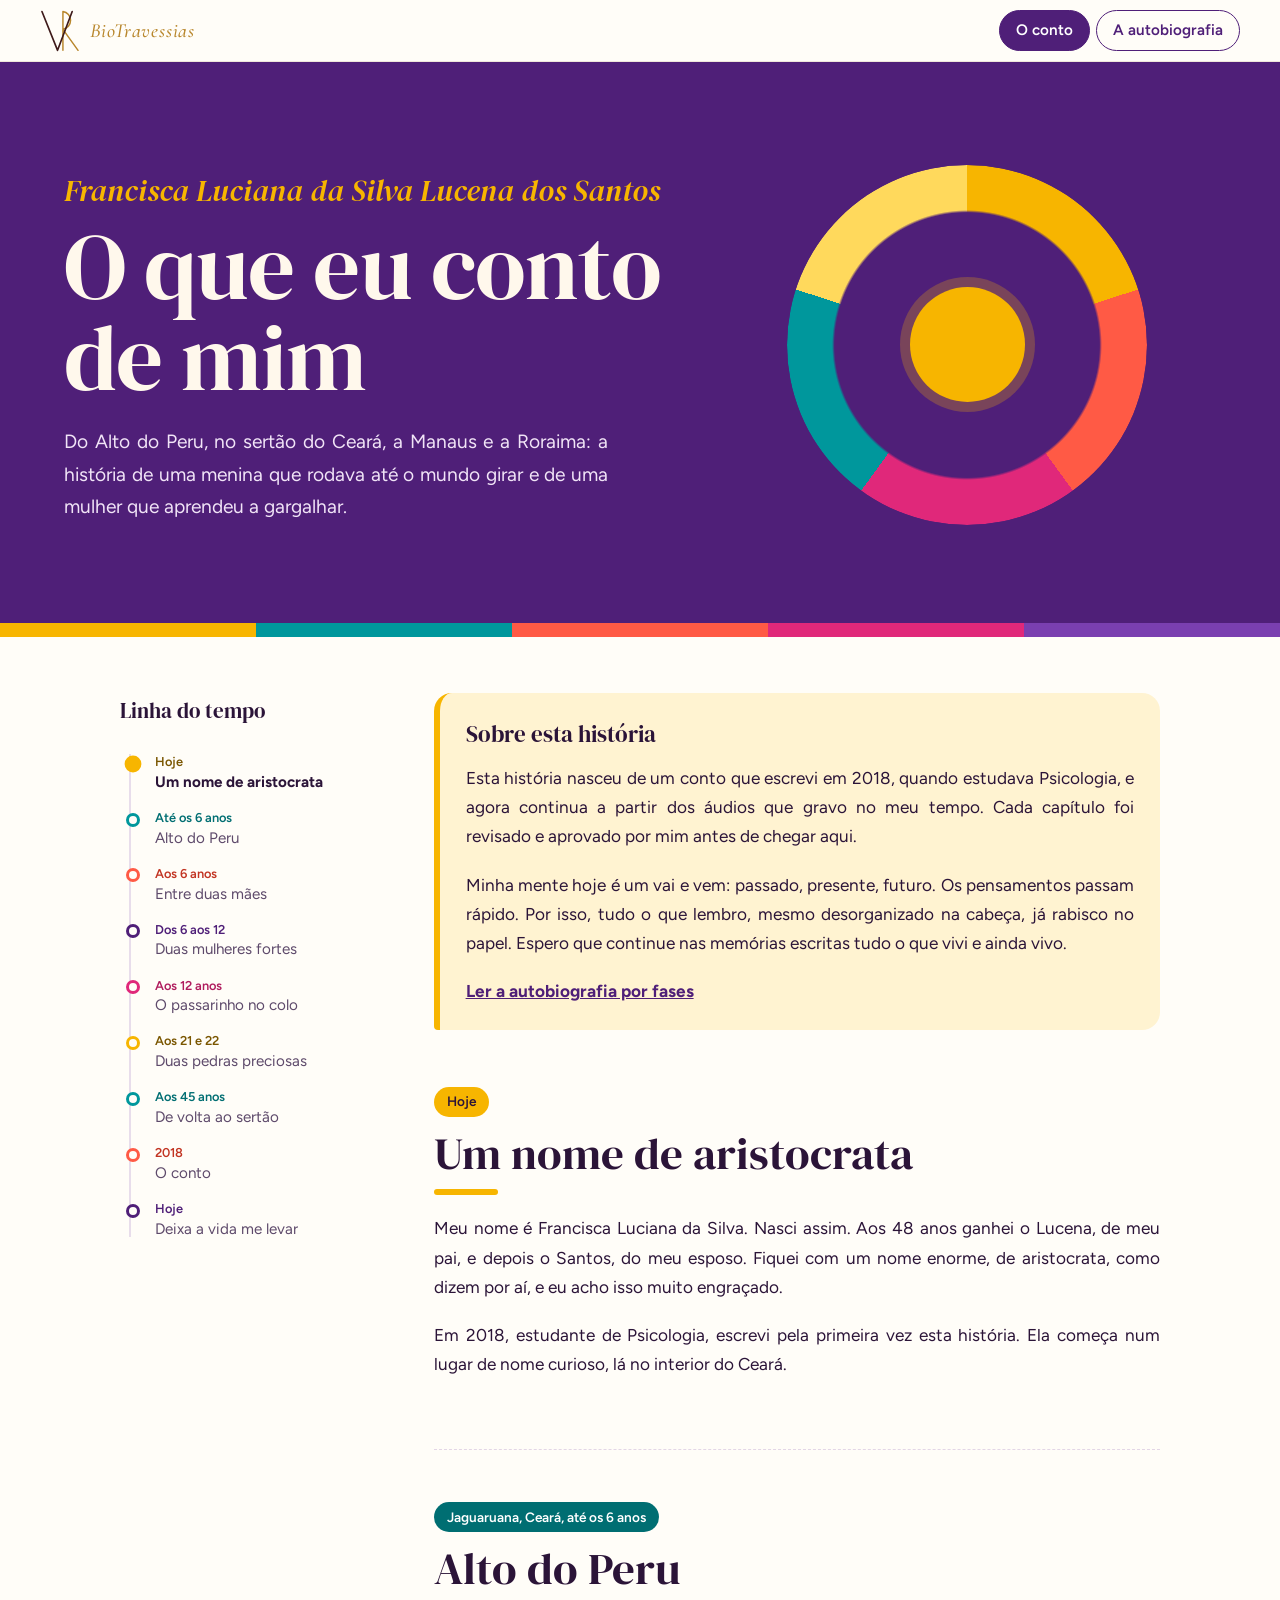
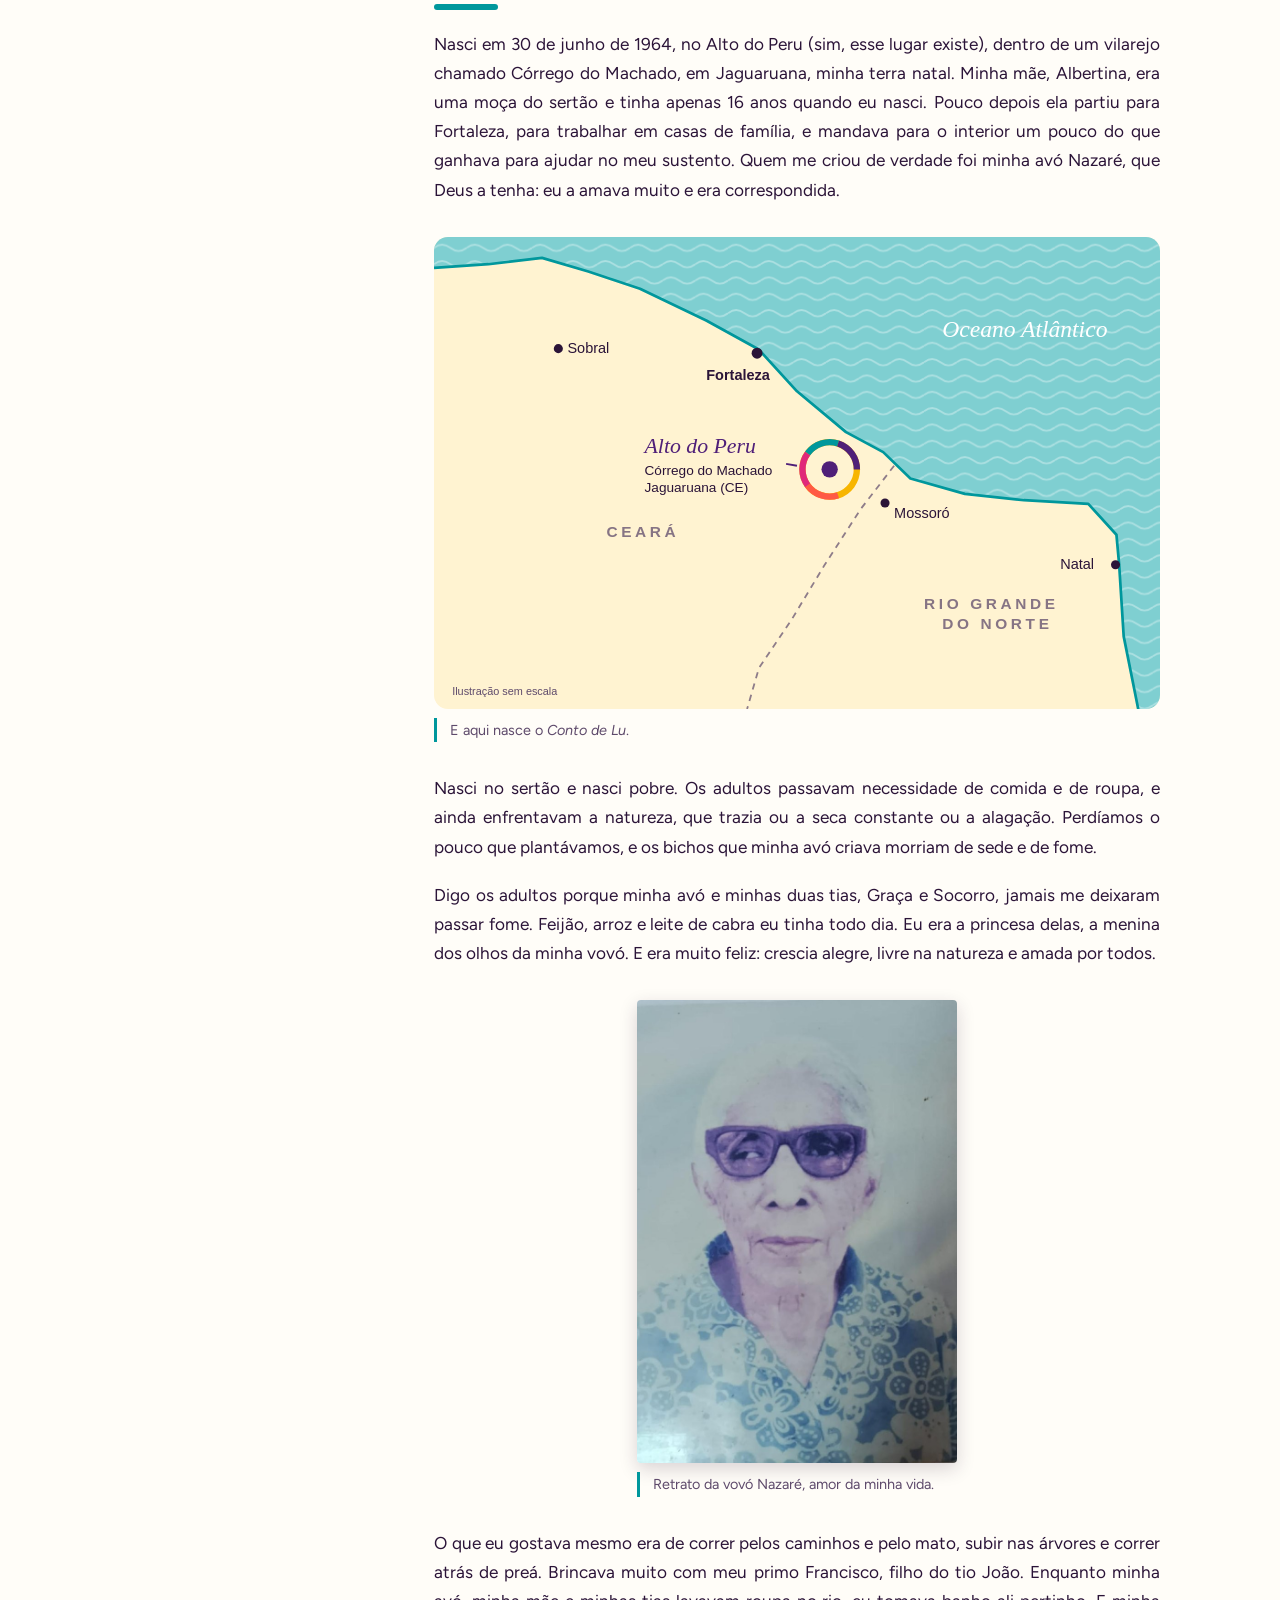
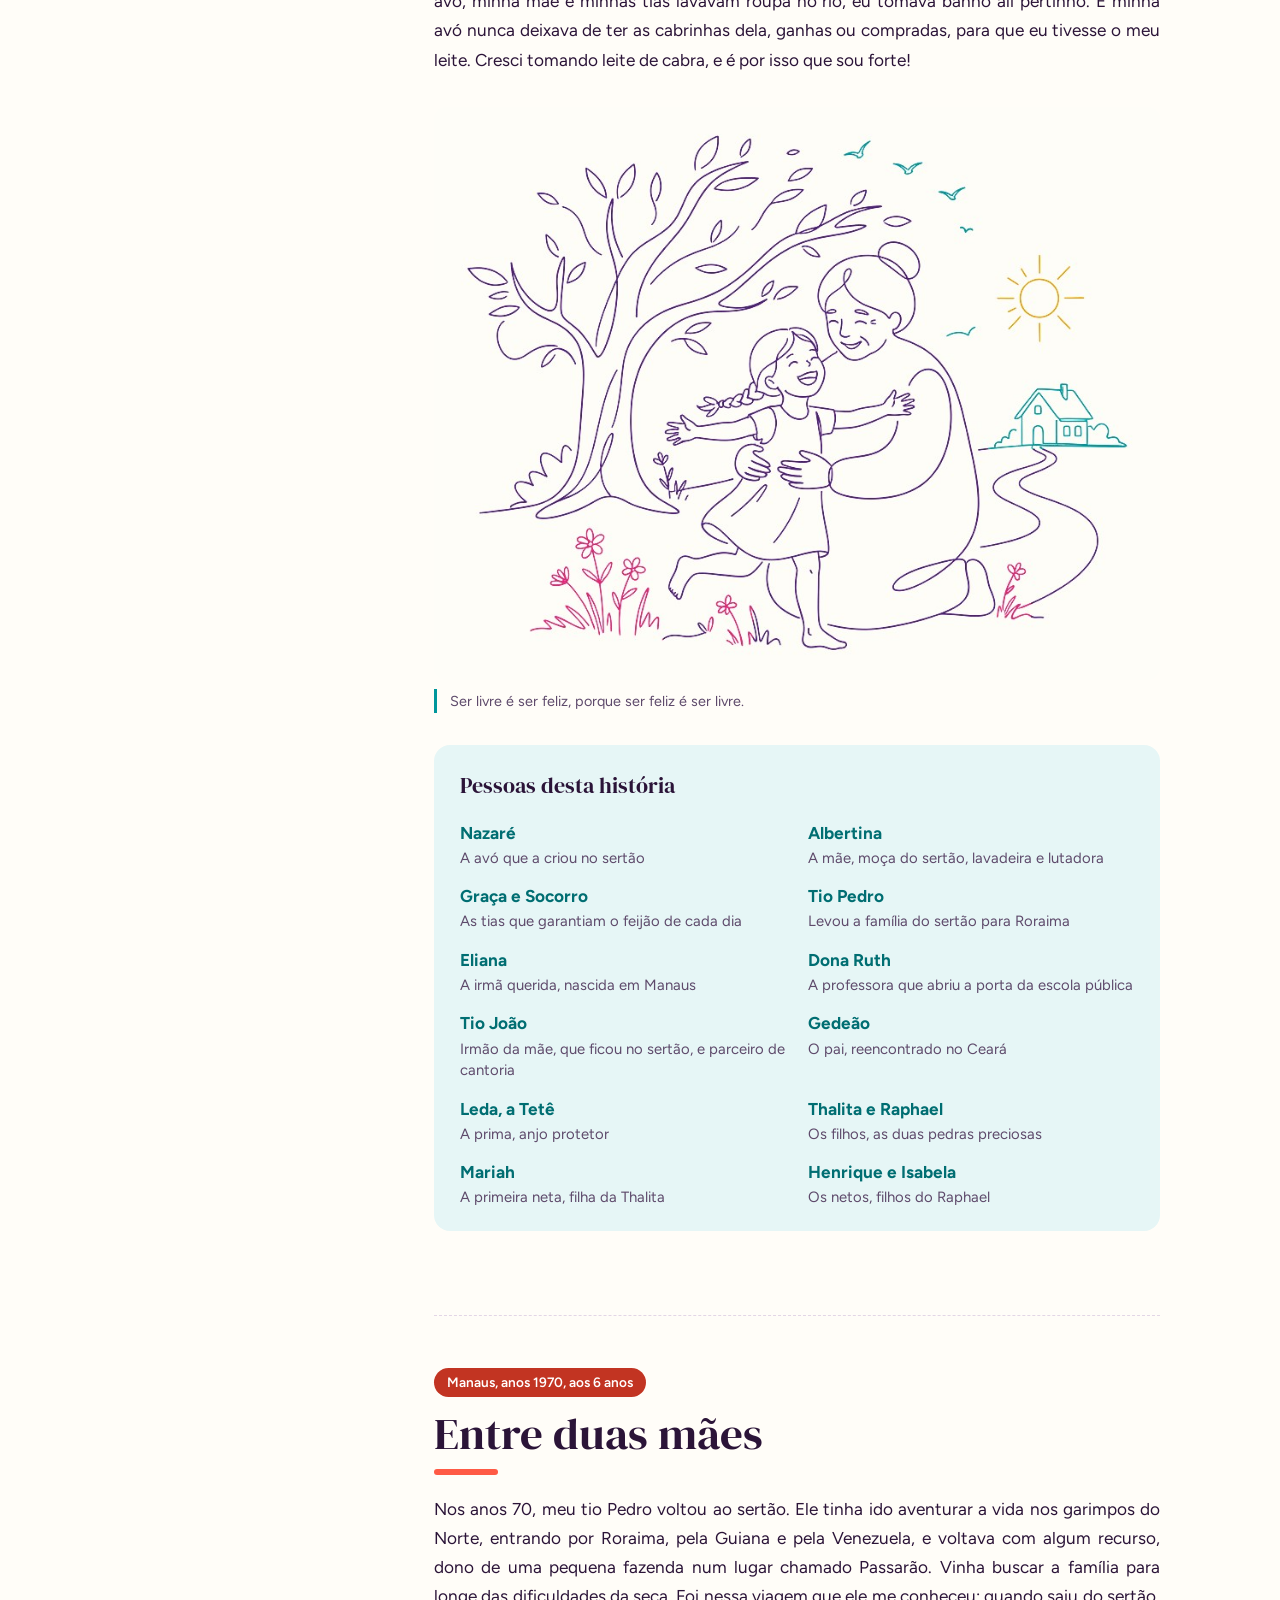
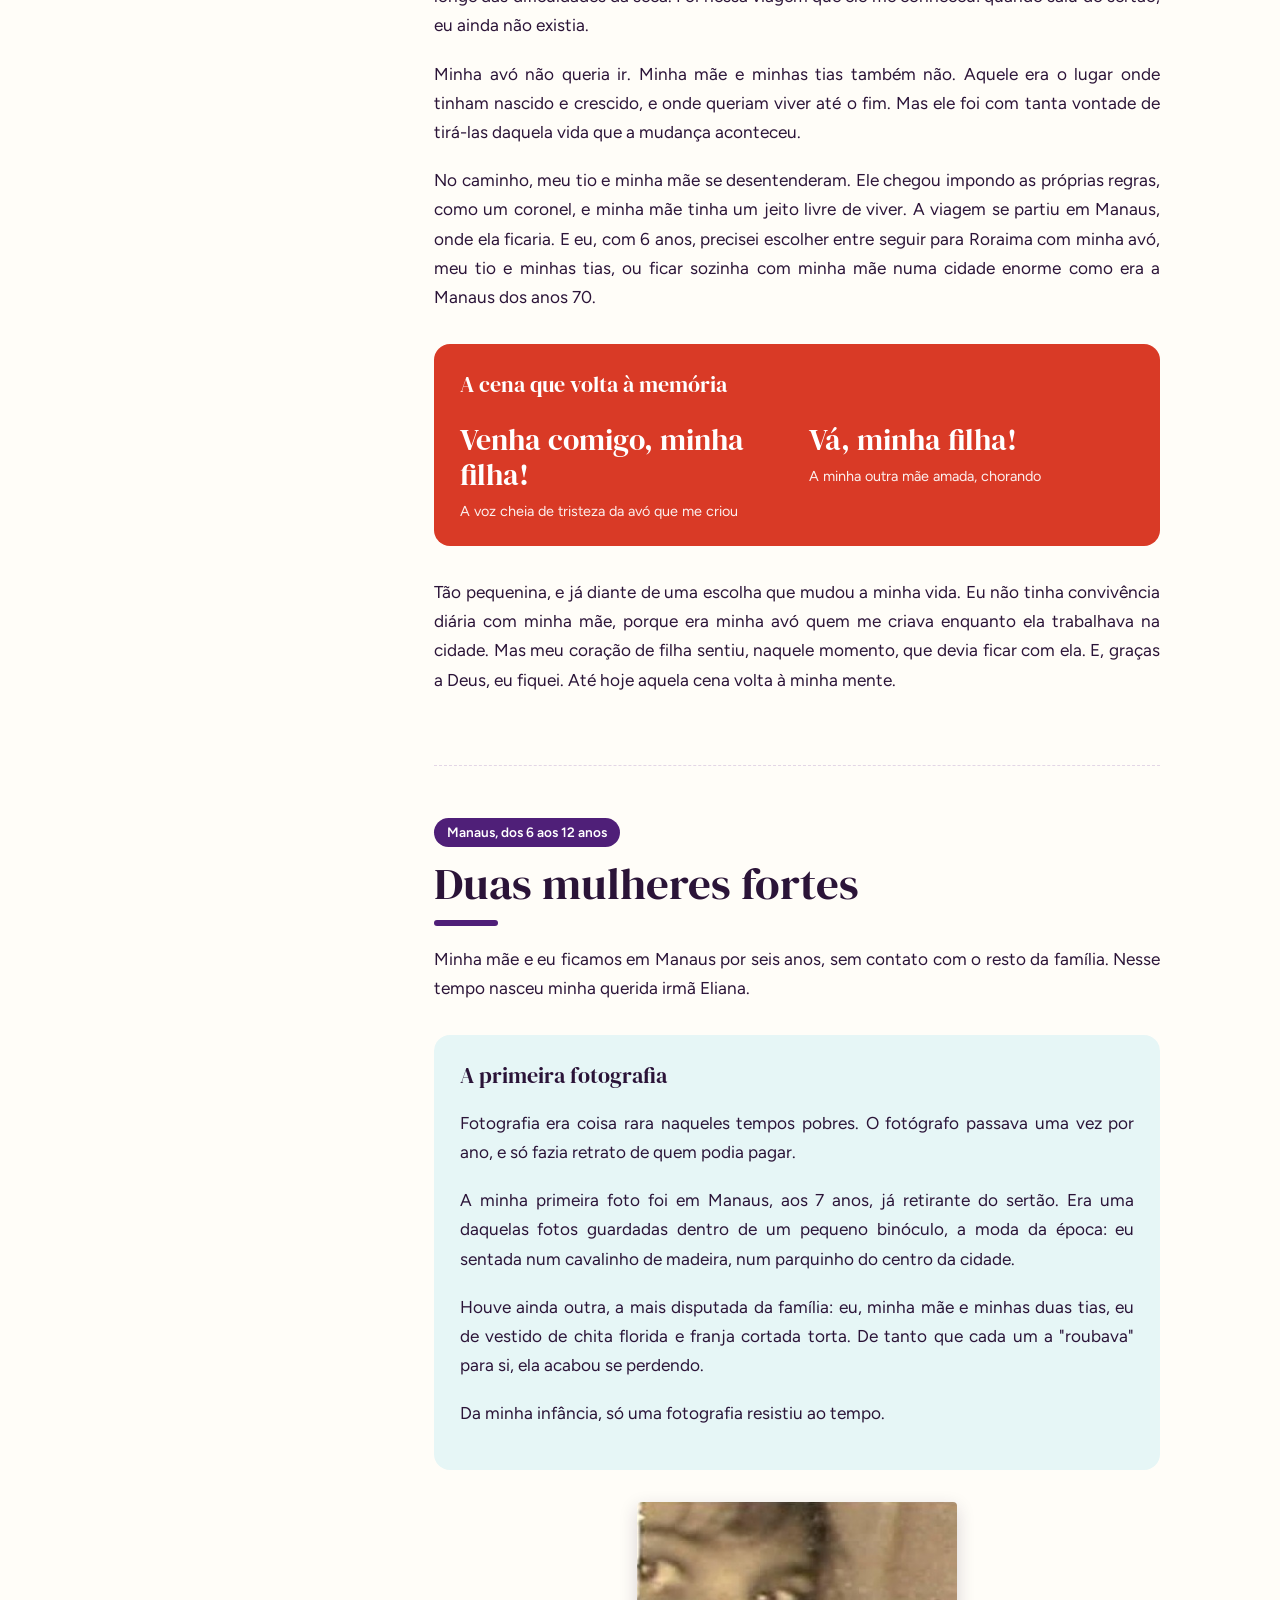
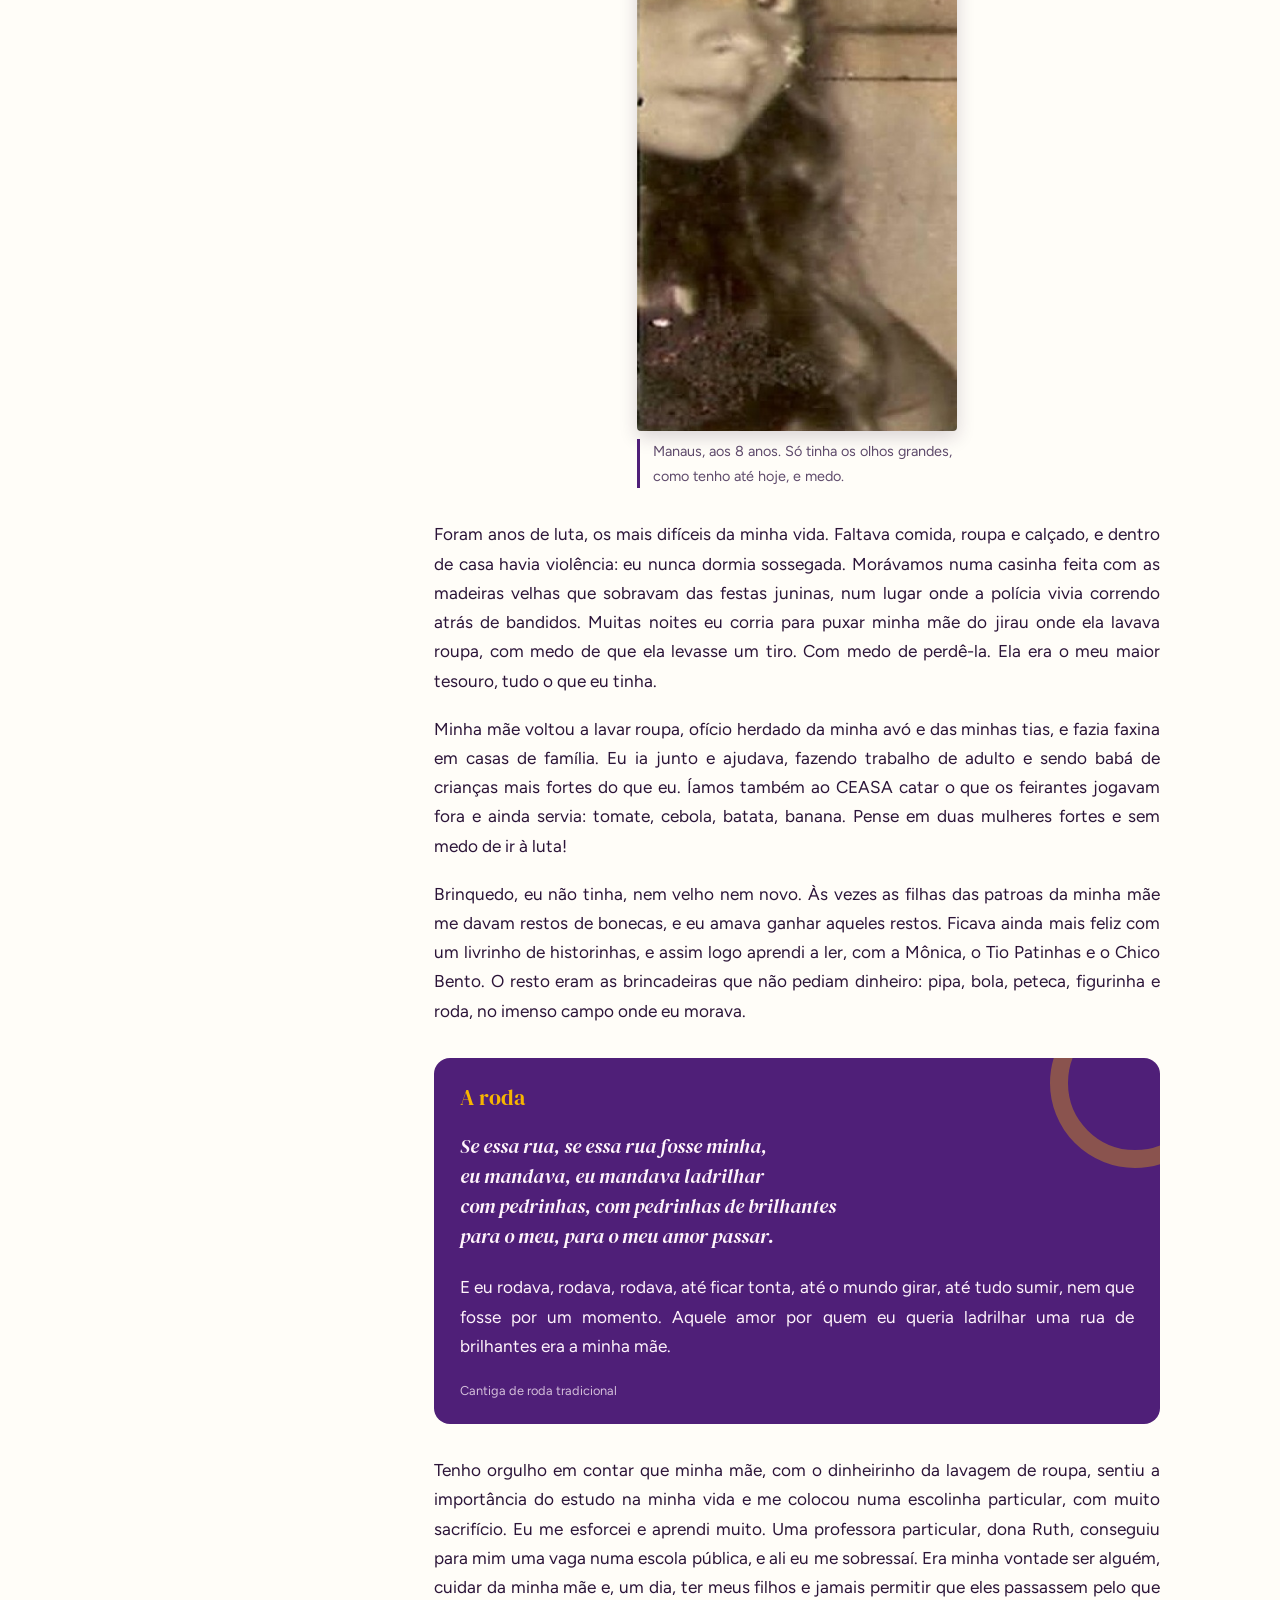
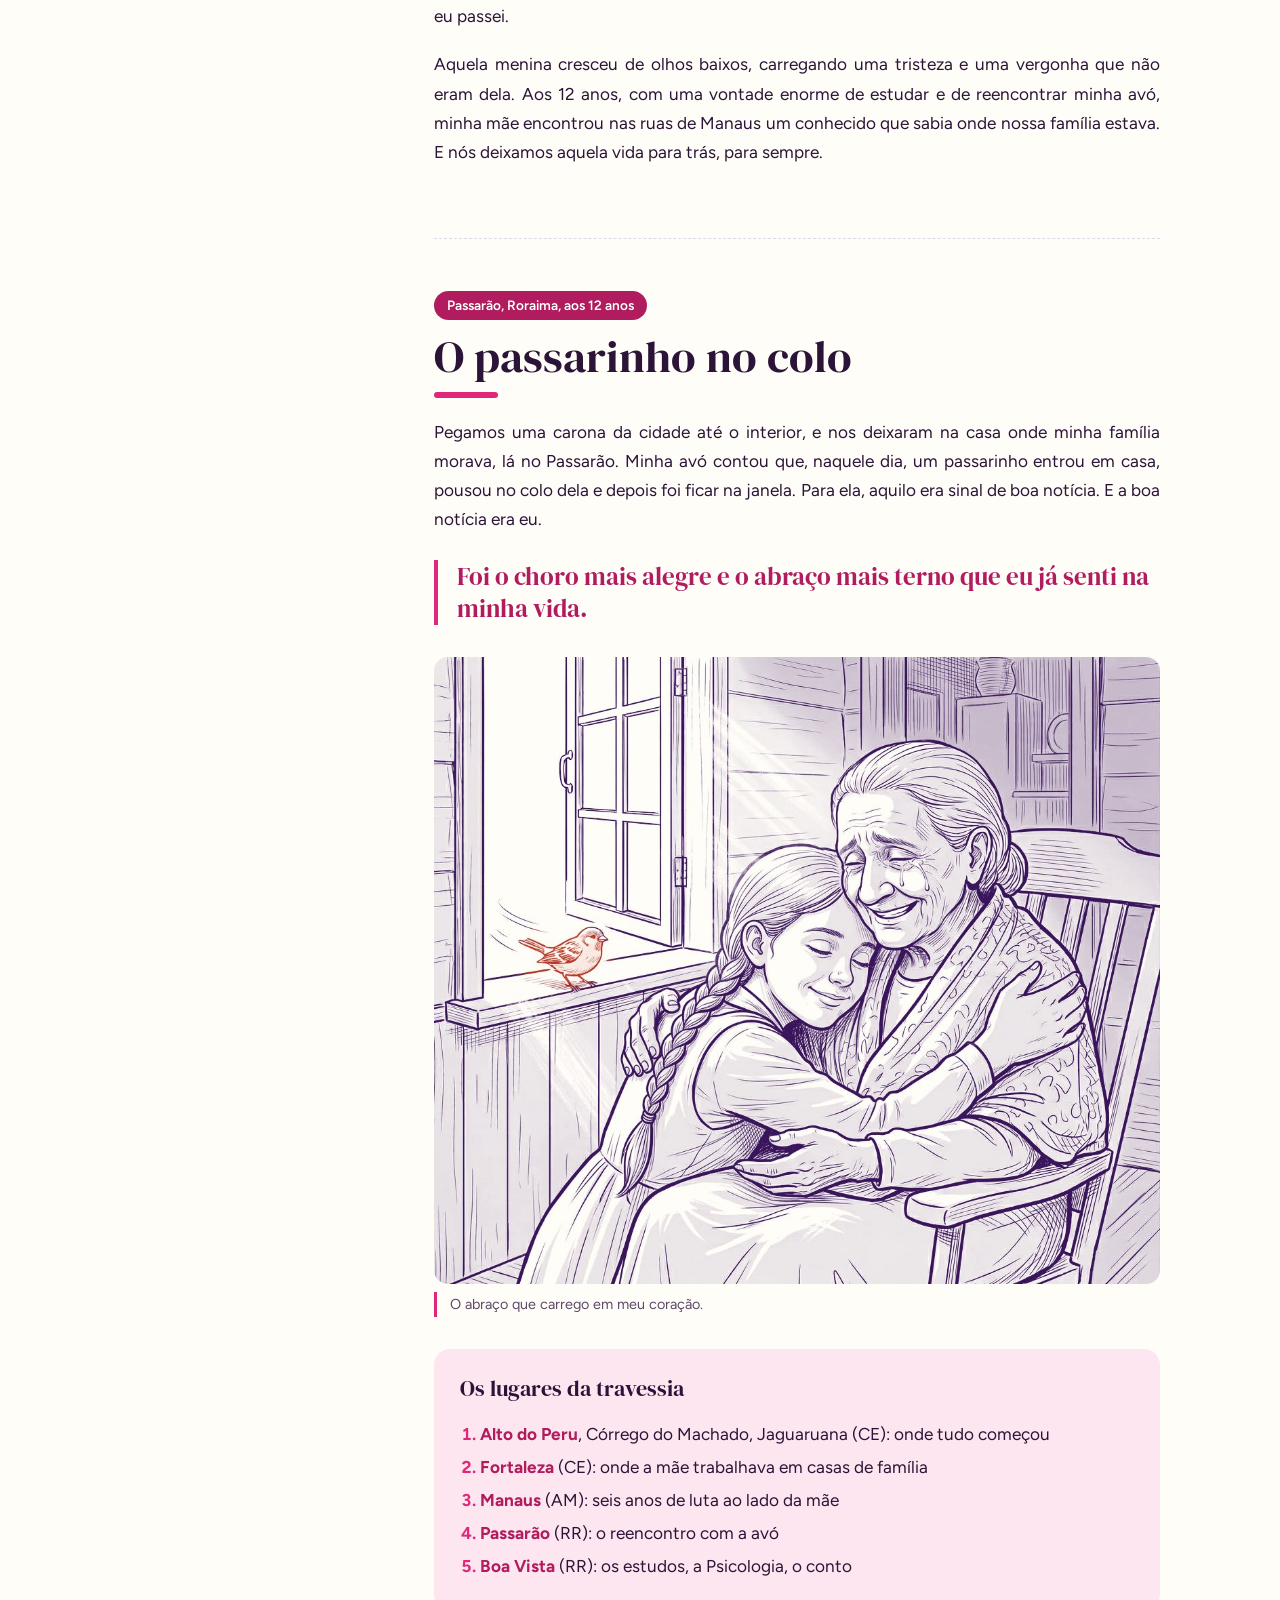
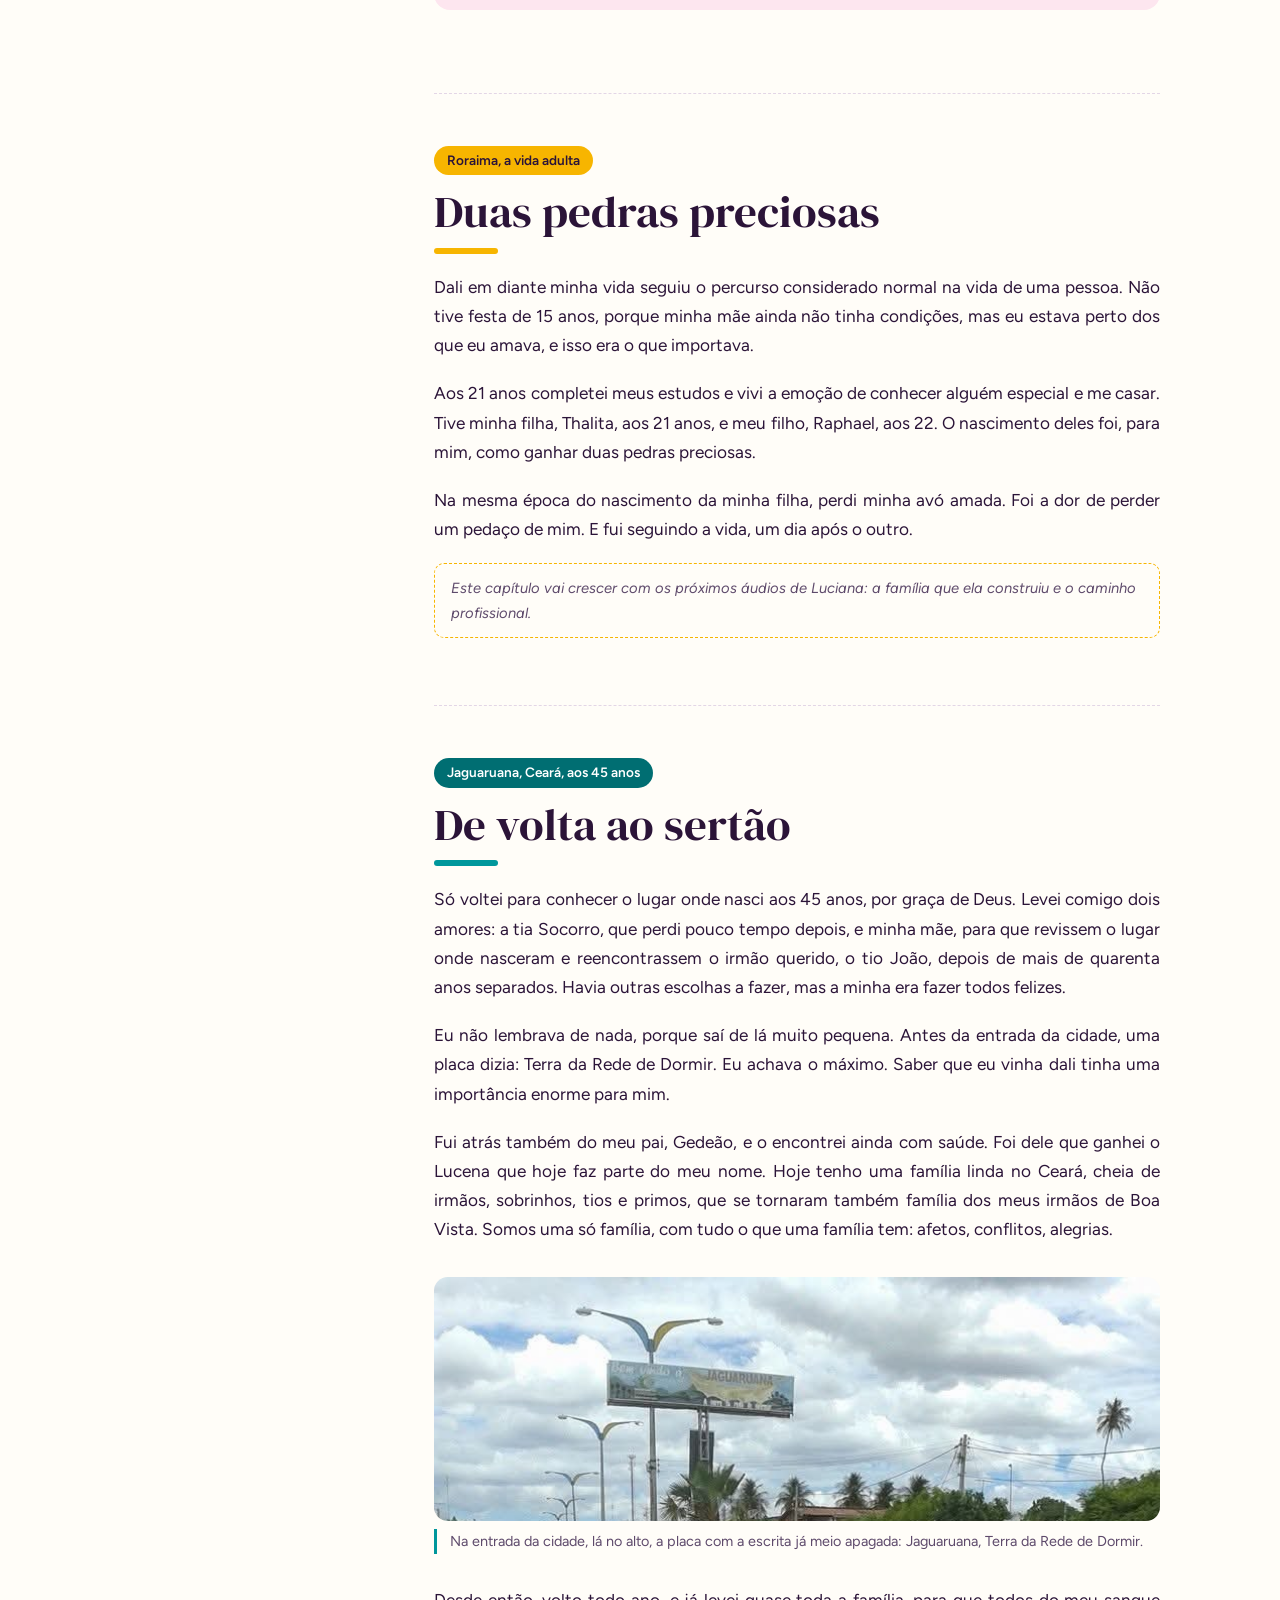
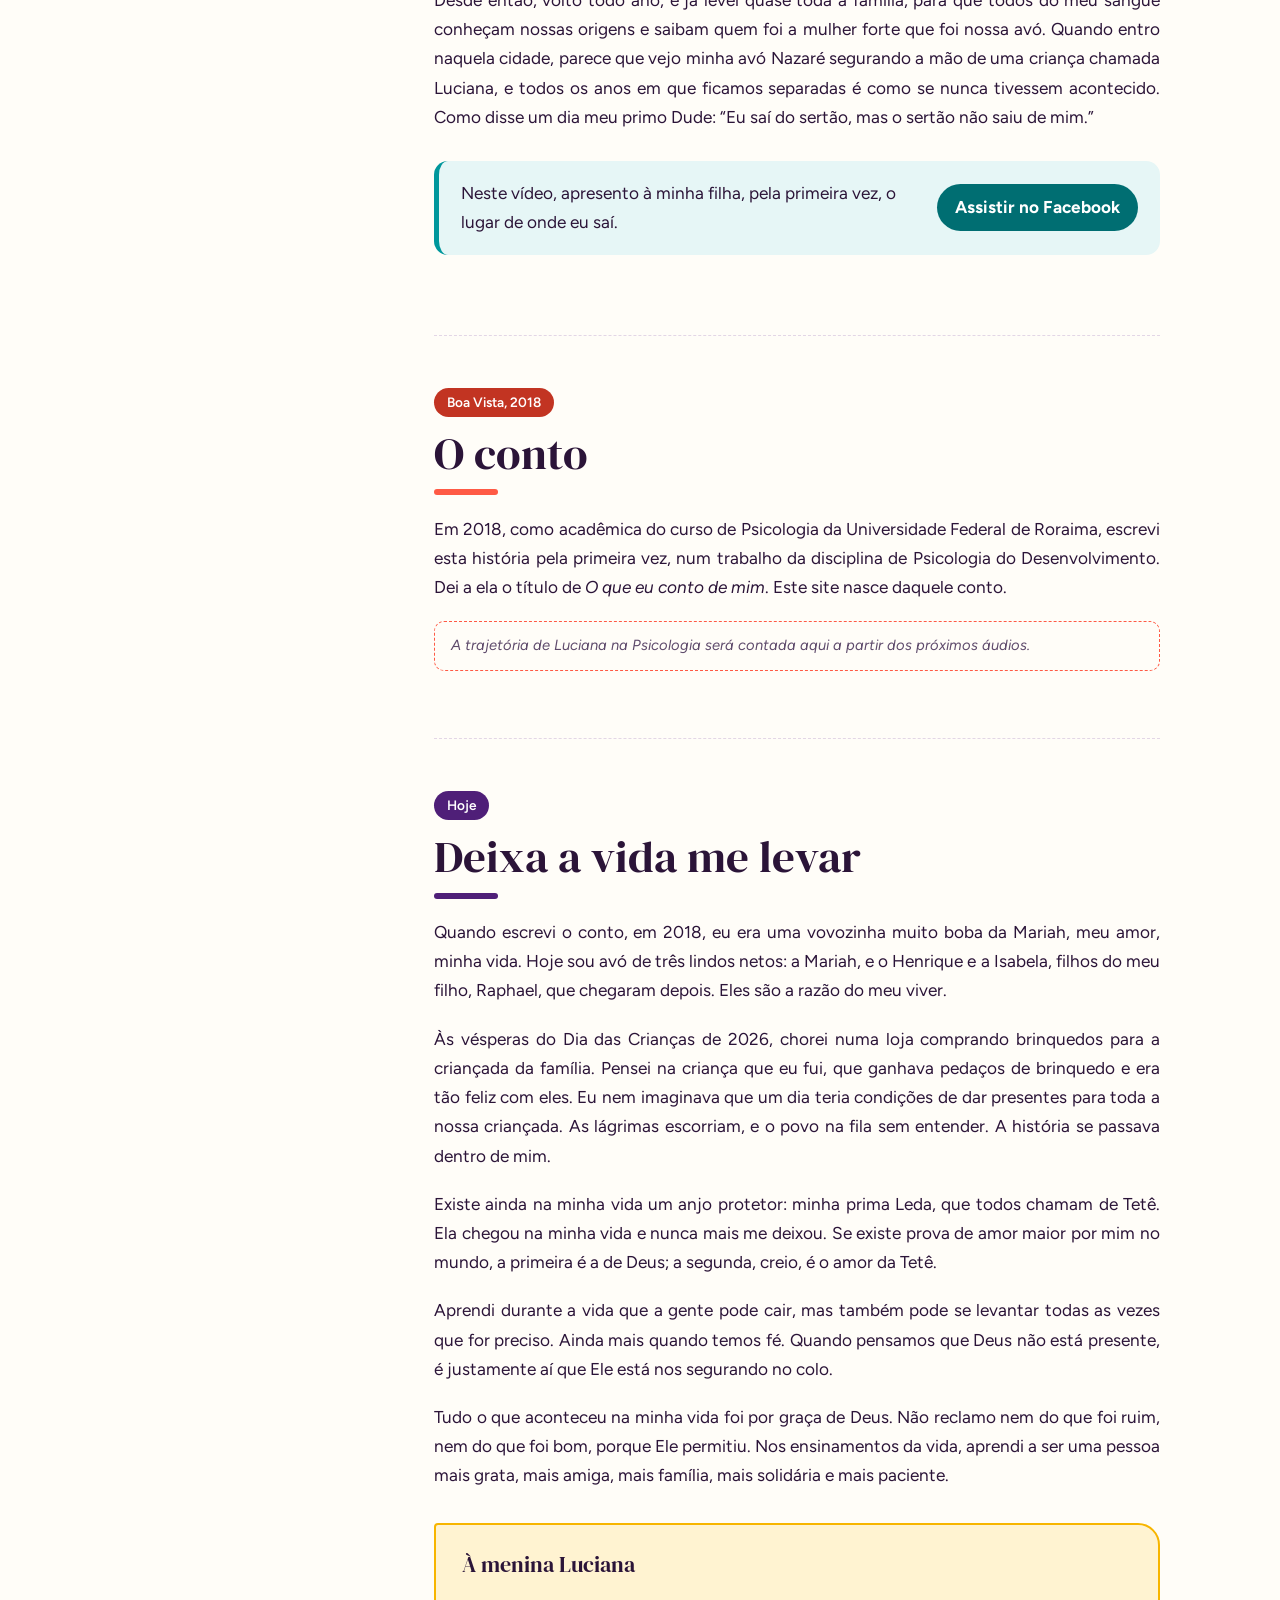
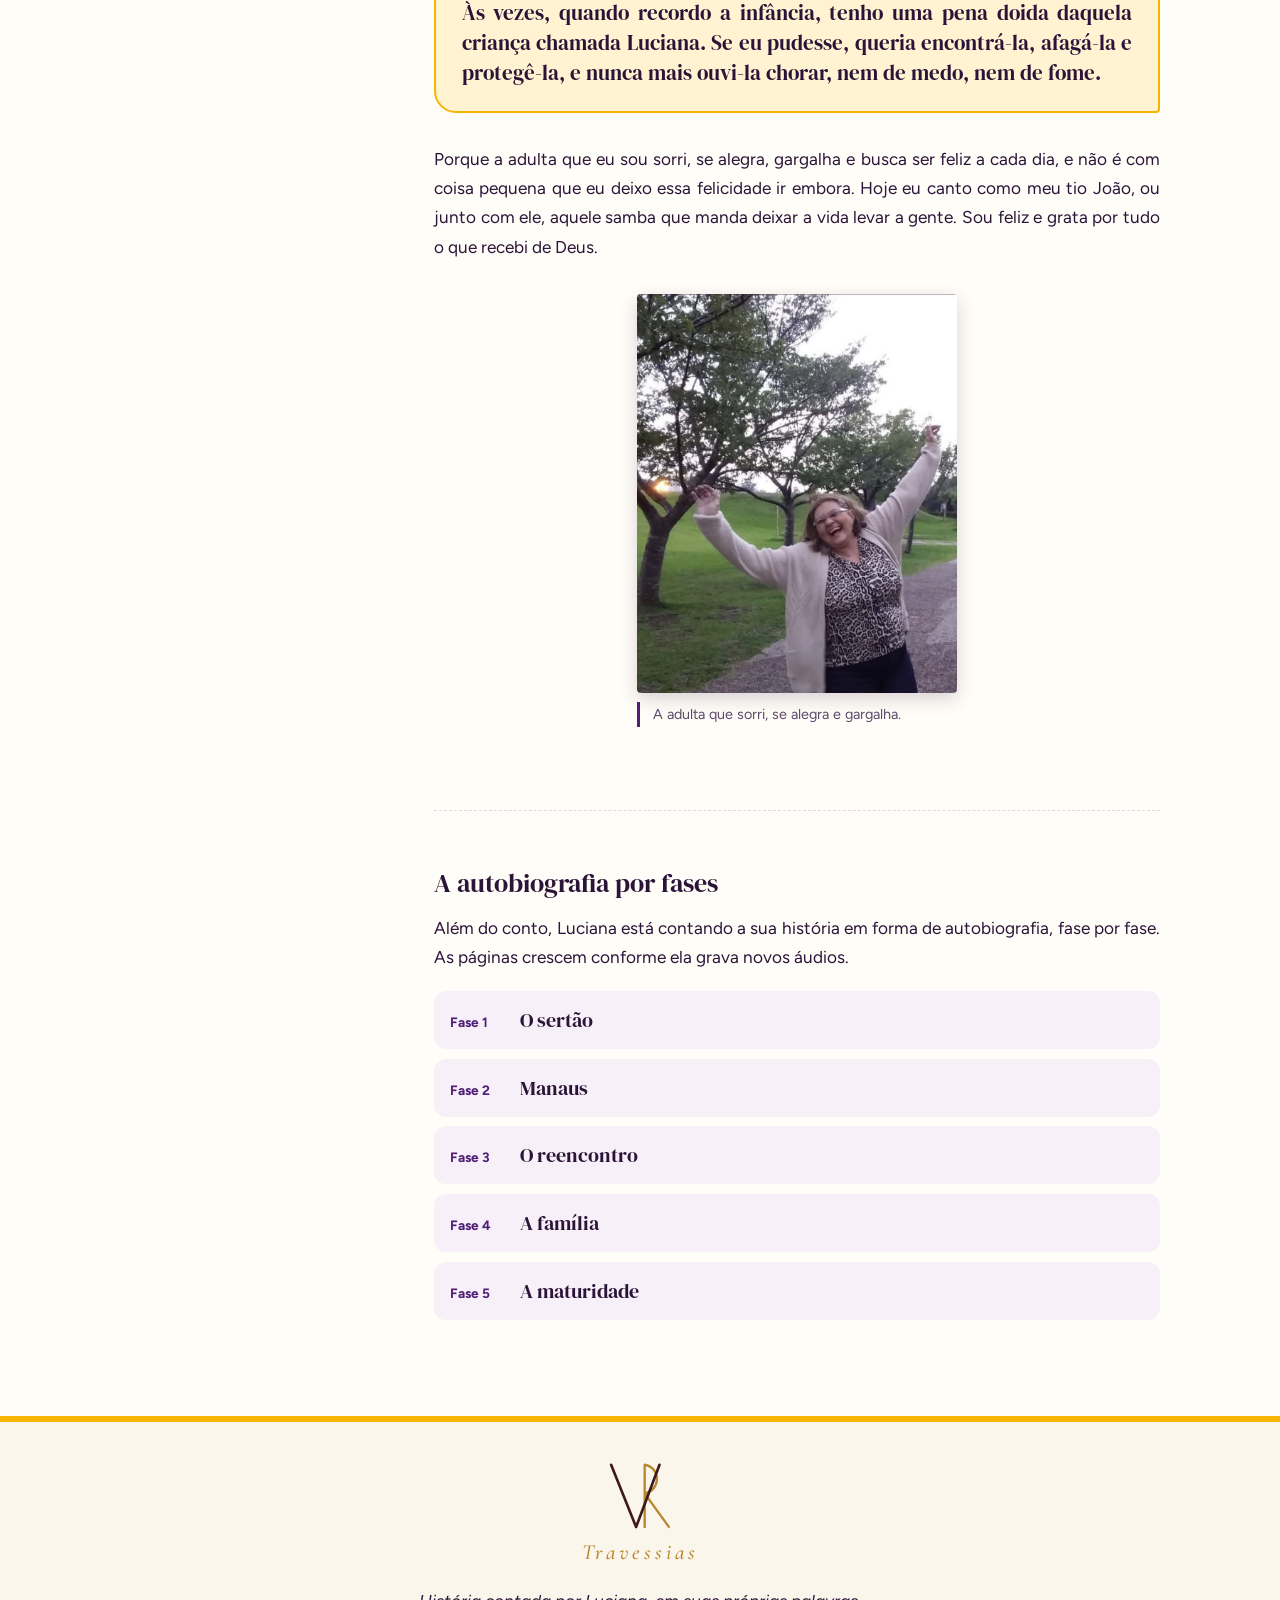
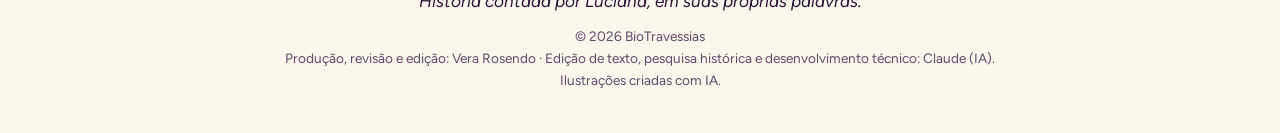
<file: index.html>
<!DOCTYPE html>
<html lang="pt-BR">
<head>
  <meta charset="UTF-8">
  <meta name="viewport" content="width=device-width, initial-scale=1">
  <title>O que eu conto de mim | Luciana | BioTravessias</title>
  <meta name="description" content="Do Alto do Peru, no sertão do Ceará, a Manaus e Roraima: a história de Francisca Luciana, contada em suas próprias palavras.">

  <!-- Pré-visualização ao compartilhar o link (WhatsApp, Facebook, Instagram etc.) -->
  <meta property="og:type" content="website">
  <meta property="og:site_name" content="BioTravessias">
  <meta property="og:locale" content="pt_BR">
  <meta property="og:title" content="O que eu conto de mim | Luciana">
  <meta property="og:description" content="Do Alto do Peru, no sertão do Ceará, a Manaus e Roraima: a história de Francisca Luciana, contada em suas próprias palavras.">
  <meta property="og:url" content="https://contodelu.vercel.app/">
  <meta property="og:image" content="https://contodelu.vercel.app/img/compartilhar.jpg">
  <meta property="og:image:width" content="1200">
  <meta property="og:image:height" content="630">
  <meta property="og:image:alt" content="Foto de Luciana aos 8 anos, ao lado do título O que eu conto de mim.">
  <meta name="twitter:card" content="summary_large_image">
  <link rel="preconnect" href="https://fonts.googleapis.com">
  <link rel="preconnect" href="https://fonts.gstatic.com" crossorigin>
  <link href="https://fonts.googleapis.com/css2?family=DM+Serif+Display:ital@0;1&family=Figtree:ital,wght@0,400;0,600;0,700;1,400&family=Cormorant+Garamond:ital,wght@1,500&display=swap" rel="stylesheet">
  <link rel="stylesheet" href="css/style.css?v=2">
</head>
<body>

  <!-- Barra de marca -->
  <header class="marca">
    <a class="marca__link" href="#topo" aria-label="BioTravessias, voltar ao início">
      <svg class="monograma" viewBox="115 95 410 430" aria-hidden="true">
        <g fill="none" stroke-linecap="round" stroke-linejoin="round">
          <path d="M350 110 V508 M350 110 A92 92 0 0 1 350 292 M352 296 L505 508" stroke="#B8862B" stroke-width="15"/>
          <path d="M135 110 L295 508 L445 110" stroke="#3E1A1A" stroke-width="17"/>
        </g>
      </svg>
      <span class="marca__nome">BioTravessias</span>
    </a>
    <nav class="menu" aria-label="Seções do site">
      <a class="menu__item" href="index.html" aria-current="page">O conto</a>
      <a class="menu__item" href="fase-1-sertao.html">A autobiografia</a>
    </nav>
  </header>

  <!-- Abertura -->
  <section class="hero" id="topo">
    <div class="hero__texto">
      <p class="hero__pessoa">Francisca Luciana da Silva Lucena dos Santos</p>
      <h1 class="hero__titulo">O que eu conto de mim</h1>
      <p class="hero__sub">Do Alto do Peru, no sertão do Ceará, a Manaus e a Roraima: a história de uma menina que rodava até o mundo girar e de uma mulher que aprendeu a gargalhar.</p>
    </div>
    <div class="roda" aria-hidden="true">
      <div class="roda__anel"></div>
      <div class="roda__miolo"></div>
    </div>
    <div class="fitas" aria-hidden="true"><span></span><span></span><span></span><span></span><span></span></div>
  </section>

  <div class="layout">

    <!-- Linha do tempo (lateral no computador, chips no celular) -->
    <nav class="linha" aria-label="Capítulos da história">
      <p class="linha__titulo">Linha do tempo</p>
      <ol class="linha__lista">
        <li><a href="#nome" data-cor="sol"><span class="linha__meta">Hoje</span><span class="linha__cap">Um nome de aristocrata</span></a></li>
        <li><a href="#alto-do-peru" data-cor="turquesa"><span class="linha__meta">Até os 6 anos</span><span class="linha__cap">Alto do Peru</span></a></li>
        <li><a href="#duas-maes" data-cor="coral"><span class="linha__meta">Aos 6 anos</span><span class="linha__cap">Entre duas mães</span></a></li>
        <li><a href="#duas-mulheres" data-cor="roxo"><span class="linha__meta">Dos 6 aos 12</span><span class="linha__cap">Duas mulheres fortes</span></a></li>
        <li><a href="#passarinho" data-cor="pink"><span class="linha__meta">Aos 12 anos</span><span class="linha__cap">O passarinho no colo</span></a></li>
        <li><a href="#pedras" data-cor="sol"><span class="linha__meta">Aos 21 e 22</span><span class="linha__cap">Duas pedras preciosas</span></a></li>
        <li><a href="#volta" data-cor="turquesa"><span class="linha__meta">Aos 45 anos</span><span class="linha__cap">De volta ao sertão</span></a></li>
        <li><a href="#conto" data-cor="coral"><span class="linha__meta">2018</span><span class="linha__cap">O conto</span></a></li>
        <li><a href="#hoje" data-cor="roxo"><span class="linha__meta">Hoje</span><span class="linha__cap">Deixa a vida me levar</span></a></li>
      </ol>
    </nav>

    <main class="historia">

      <aside class="sobre">
        <h2 class="sobre__titulo">Sobre esta história</h2>
        <p>Esta história nasceu de um conto que escrevi em 2018, quando estudava Psicologia, e agora continua a partir dos áudios que gravo no meu tempo. Cada capítulo foi revisado e aprovado por mim antes de chegar aqui.</p>
        <p>Minha mente hoje é um vai e vem: passado, presente, futuro. Os pensamentos passam rápido. Por isso, tudo o que lembro, mesmo desorganizado na cabeça, já rabisco no papel. Espero que continue nas memórias escritas tudo o que vivi e ainda vivo.</p>
        <a class="sobre__link" href="fase-1-sertao.html">Ler a autobiografia por fases</a>
      </aside>

      <!-- 1 -->
      <section class="capitulo" id="nome" data-cor="sol">
        <p class="capitulo__meta">Hoje</p>
        <h2 class="capitulo__titulo">Um nome de aristocrata</h2>
        <p>Meu nome é Francisca Luciana da Silva. Nasci assim. Aos 48 anos ganhei o Lucena, de meu pai, e depois o Santos, do meu esposo. Fiquei com um nome enorme, de aristocrata, como dizem por aí, e eu acho isso muito engraçado.</p>
        <p>Em 2018, estudante de Psicologia, escrevi pela primeira vez esta história. Ela começa num lugar de nome curioso, lá no interior do Ceará.</p>
      </section>

      <!-- 2 -->
      <section class="capitulo" id="alto-do-peru" data-cor="turquesa">
        <p class="capitulo__meta">Jaguaruana, Ceará, até os 6 anos</p>
        <h2 class="capitulo__titulo">Alto do Peru</h2>
        <p>Nasci em 30 de junho de 1964, no Alto do Peru (sim, esse lugar existe), dentro de um vilarejo chamado Córrego do Machado, em Jaguaruana, minha terra natal. Minha mãe, Albertina, era uma moça do sertão e tinha apenas 16 anos quando eu nasci. Pouco depois ela partiu para Fortaleza, para trabalhar em casas de família, e mandava para o interior um pouco do que ganhava para ajudar no meu sustento. Quem me criou de verdade foi minha avó Nazaré, que Deus a tenha: eu a amava muito e era correspondida.</p>

        <figure class="foto foto--mapa">
          <img src="img/mapa-alto-do-peru.svg" alt="Mapa ilustrado do litoral do Ceará e do Rio Grande do Norte, com o Alto do Peru, em Córrego do Machado, Jaguaruana, marcado entre Fortaleza e Mossoró." width="800" height="520">
          <figcaption>E aqui nasce o <em>Conto de Lu</em>.</figcaption>
        </figure>
        <p>Nasci no sertão e nasci pobre. Os adultos passavam necessidade de comida e de roupa, e ainda enfrentavam a natureza, que trazia ou a seca constante ou a alagação. Perdíamos o pouco que plantávamos, e os bichos que minha avó criava morriam de sede e de fome.</p>
        <p>Digo os adultos porque minha avó e minhas duas tias, Graça e Socorro, jamais me deixaram passar fome. Feijão, arroz e leite de cabra eu tinha todo dia. Eu era a princesa delas, a menina dos olhos da minha vovó. E era muito feliz: crescia alegre, livre na natureza e amada por todos.</p>

        <figure class="foto foto--retrato">
          <img src="img/vovo-nazare.jpg" alt="Retrato antigo, de cores desbotadas: a avó Nazaré, de cabelos brancos e óculos de armação escura, com blusa estampada de flores azuis." width="700" height="1013" loading="lazy">
          <figcaption>Retrato da vovó Nazaré, amor da minha vida.</figcaption>
        </figure>
        <p>O que eu gostava mesmo era de correr pelos caminhos e pelo mato, subir nas árvores e correr atrás de preá. Brincava muito com meu primo Francisco, filho do tio João. Enquanto minha avó, minha mãe e minhas tias lavavam roupa no rio, eu tomava banho ali pertinho. E minha avó nunca deixava de ter as cabrinhas dela, ganhas ou compradas, para que eu tivesse o meu leite. Cresci tomando leite de cabra, e é por isso que sou forte!</p>

        <figure class="foto">
          <img src="img/lu-e-avo.jpg" alt="Ilustração em traço: uma menina de trança corre sorrindo, de braços abertos, para o abraço da avó ajoelhada sob uma árvore; ao fundo, o sol, passarinhos e uma casinha no fim do caminho." width="849" height="670" loading="lazy">
          <figcaption>Ser livre é ser feliz, porque ser feliz é ser livre.</figcaption>
        </figure>

        <aside class="box box--pessoas">
          <h3 class="box__titulo">Pessoas desta história</h3>
          <dl class="pessoas">
            <div><dt>Nazaré</dt><dd>A avó que a criou no sertão</dd></div>
            <div><dt>Albertina</dt><dd>A mãe, moça do sertão, lavadeira e lutadora</dd></div>
            <div><dt>Graça e Socorro</dt><dd>As tias que garantiam o feijão de cada dia</dd></div>
            <div><dt>Tio Pedro</dt><dd>Levou a família do sertão para Roraima</dd></div>
            <div><dt>Eliana</dt><dd>A irmã querida, nascida em Manaus</dd></div>
            <div><dt>Dona Ruth</dt><dd>A professora que abriu a porta da escola pública</dd></div>
            <div><dt>Tio João</dt><dd>Irmão da mãe, que ficou no sertão, e parceiro de cantoria</dd></div>
            <div><dt>Gedeão</dt><dd>O pai, reencontrado no Ceará</dd></div>
            <div><dt>Leda, a Tetê</dt><dd>A prima, anjo protetor</dd></div>
            <div><dt>Thalita e Raphael</dt><dd>Os filhos, as duas pedras preciosas</dd></div>
            <div><dt>Mariah</dt><dd>A primeira neta, filha da Thalita</dd></div>
            <div><dt>Henrique e Isabela</dt><dd>Os netos, filhos do Raphael</dd></div>
          </dl>
        </aside>
      </section>

      <!-- 3 -->
      <section class="capitulo" id="duas-maes" data-cor="coral">
        <p class="capitulo__meta">Manaus, anos 1970, aos 6 anos</p>
        <h2 class="capitulo__titulo">Entre duas mães</h2>
        <p>Nos anos 70, meu tio Pedro voltou ao sertão. Ele tinha ido aventurar a vida nos garimpos do Norte, entrando por Roraima, pela Guiana e pela Venezuela, e voltava com algum recurso, dono de uma pequena fazenda num lugar chamado Passarão. Vinha buscar a família para longe das dificuldades da seca. Foi nessa viagem que ele me conheceu: quando saiu do sertão, eu ainda não existia.</p>
        <p>Minha avó não queria ir. Minha mãe e minhas tias também não. Aquele era o lugar onde tinham nascido e crescido, e onde queriam viver até o fim. Mas ele foi com tanta vontade de tirá-las daquela vida que a mudança aconteceu.</p>
        <p>No caminho, meu tio e minha mãe se desentenderam. Ele chegou impondo as próprias regras, como um coronel, e minha mãe tinha um jeito livre de viver. A viagem se partiu em Manaus, onde ela ficaria. E eu, com 6 anos, precisei escolher entre seguir para Roraima com minha avó, meu tio e minhas tias, ou ficar sozinha com minha mãe numa cidade enorme como era a Manaus dos anos 70.</p>

        <aside class="box box--fala">
          <h3 class="box__titulo">A cena que volta à memória</h3>
          <blockquote>
            <p class="fala">Venha comigo, minha filha!</p>
            <p class="fala__quem">A voz cheia de tristeza da avó que me criou</p>
          </blockquote>
          <blockquote>
            <p class="fala">Vá, minha filha!</p>
            <p class="fala__quem">A minha outra mãe amada, chorando</p>
          </blockquote>
        </aside>

        <p>Tão pequenina, e já diante de uma escolha que mudou a minha vida. Eu não tinha convivência diária com minha mãe, porque era minha avó quem me criava enquanto ela trabalhava na cidade. Mas meu coração de filha sentiu, naquele momento, que devia ficar com ela. E, graças a Deus, eu fiquei. Até hoje aquela cena volta à minha mente.</p>
      </section>

      <!-- 4 -->
      <section class="capitulo" id="duas-mulheres" data-cor="roxo">
        <p class="capitulo__meta">Manaus, dos 6 aos 12 anos</p>
        <h2 class="capitulo__titulo">Duas mulheres fortes</h2>
        <p>Minha mãe e eu ficamos em Manaus por seis anos, sem contato com o resto da família. Nesse tempo nasceu minha querida irmã Eliana.</p>

        <aside class="box box--pessoas box--memoria">
          <h3 class="box__titulo">A primeira fotografia</h3>
          <p>Fotografia era coisa rara naqueles tempos pobres. O fotógrafo passava uma vez por ano, e só fazia retrato de quem podia pagar.</p>
          <p>A minha primeira foto foi em Manaus, aos 7 anos, já retirante do sertão. Era uma daquelas fotos guardadas dentro de um pequeno binóculo, a moda da época: eu sentada num cavalinho de madeira, num parquinho do centro da cidade.</p>
          <p>Houve ainda outra, a mais disputada da família: eu, minha mãe e minhas duas tias, eu de vestido de chita florida e franja cortada torta. De tanto que cada um a "roubava" para si, ela acabou se perdendo.</p>
          <p>Da minha infância, só uma fotografia resistiu ao tempo.</p>
        </aside>

        <figure class="foto foto--retrato">
          <img src="img/luciana-8-anos.jpg" alt="Fotografia antiga, em tom sépia: Luciana menina, de cabelos longos e escuros, com os olhos grandes voltados para a câmera." width="362" height="598" loading="lazy">
          <figcaption>Manaus, aos 8 anos. Só tinha os olhos grandes, como tenho até hoje, e medo.</figcaption>
        </figure>
        <p>Foram anos de luta, os mais difíceis da minha vida. Faltava comida, roupa e calçado, e dentro de casa havia violência: eu nunca dormia sossegada. Morávamos numa casinha feita com as madeiras velhas que sobravam das festas juninas, num lugar onde a polícia vivia correndo atrás de bandidos. Muitas noites eu corria para puxar minha mãe do jirau onde ela lavava roupa, com medo de que ela levasse um tiro. Com medo de perdê-la. Ela era o meu maior tesouro, tudo o que eu tinha.</p>
        <p>Minha mãe voltou a lavar roupa, ofício herdado da minha avó e das minhas tias, e fazia faxina em casas de família. Eu ia junto e ajudava, fazendo trabalho de adulto e sendo babá de crianças mais fortes do que eu. Íamos também ao CEASA catar o que os feirantes jogavam fora e ainda servia: tomate, cebola, batata, banana. Pense em duas mulheres fortes e sem medo de ir à luta!</p>
        <p>Brinquedo, eu não tinha, nem velho nem novo. Às vezes as filhas das patroas da minha mãe me davam restos de bonecas, e eu amava ganhar aqueles restos. Ficava ainda mais feliz com um livrinho de historinhas, e assim logo aprendi a ler, com a Mônica, o Tio Patinhas e o Chico Bento. O resto eram as brincadeiras que não pediam dinheiro: pipa, bola, peteca, figurinha e roda, no imenso campo onde eu morava.</p>

        <aside class="box box--cantiga">
          <h3 class="box__titulo">A roda</h3>
          <p class="cantiga">Se essa rua, se essa rua fosse minha,<br>eu mandava, eu mandava ladrilhar<br>com pedrinhas, com pedrinhas de brilhantes<br>para o meu, para o meu amor passar.</p>
          <p class="cantiga__eco">E eu rodava, rodava, rodava, até ficar tonta, até o mundo girar, até tudo sumir, nem que fosse por um momento. Aquele amor por quem eu queria ladrilhar uma rua de brilhantes era a minha mãe.</p>
          <p class="cantiga__fonte">Cantiga de roda tradicional</p>
        </aside>

        <p>Tenho orgulho em contar que minha mãe, com o dinheirinho da lavagem de roupa, sentiu a importância do estudo na minha vida e me colocou numa escolinha particular, com muito sacrifício. Eu me esforcei e aprendi muito. Uma professora particular, dona Ruth, conseguiu para mim uma vaga numa escola pública, e ali eu me sobressaí. Era minha vontade ser alguém, cuidar da minha mãe e, um dia, ter meus filhos e jamais permitir que eles passassem pelo que eu passei.</p>
        <p>Aquela menina cresceu de olhos baixos, carregando uma tristeza e uma vergonha que não eram dela. Aos 12 anos, com uma vontade enorme de estudar e de reencontrar minha avó, minha mãe encontrou nas ruas de Manaus um conhecido que sabia onde nossa família estava. E nós deixamos aquela vida para trás, para sempre.</p>
      </section>

      <!-- 5 -->
      <section class="capitulo" id="passarinho" data-cor="pink">
        <p class="capitulo__meta">Passarão, Roraima, aos 12 anos</p>
        <h2 class="capitulo__titulo">O passarinho no colo</h2>
        <p>Pegamos uma carona da cidade até o interior, e nos deixaram na casa onde minha família morava, lá no Passarão. Minha avó contou que, naquele dia, um passarinho entrou em casa, pousou no colo dela e depois foi ficar na janela. Para ela, aquilo era sinal de boa notícia. E a boa notícia era eu.</p>
        <p class="destaque">Foi o choro mais alegre e o abraço mais terno que eu já senti na minha vida.</p>

        <figure class="foto">
          <img src="img/abraco-feliz.jpg" alt="Ilustração: uma menina de trança abraça a avó sentada numa cadeira de balanço; a avó chora de alegria, e um passarinho pousa na janela iluminada pelo sol." width="1071" height="925" loading="lazy">
          <figcaption>O abraço que carrego em meu coração.</figcaption>
        </figure>

        <aside class="box box--lugares">
          <h3 class="box__titulo">Os lugares da travessia</h3>
          <ol class="lugares">
            <li><strong>Alto do Peru</strong>, Córrego do Machado, Jaguaruana (CE): onde tudo começou</li>
            <li><strong>Fortaleza</strong> (CE): onde a mãe trabalhava em casas de família</li>
            <li><strong>Manaus</strong> (AM): seis anos de luta ao lado da mãe</li>
            <li><strong>Passarão</strong> (RR): o reencontro com a avó</li>
            <li><strong>Boa Vista</strong> (RR): os estudos, a Psicologia, o conto</li>
          </ol>
        </aside>
      </section>

      <!-- 6 -->
      <section class="capitulo" id="pedras" data-cor="sol">
        <p class="capitulo__meta">Roraima, a vida adulta</p>
        <h2 class="capitulo__titulo">Duas pedras preciosas</h2>
        <p>Dali em diante minha vida seguiu o percurso considerado normal na vida de uma pessoa. Não tive festa de 15 anos, porque minha mãe ainda não tinha condições, mas eu estava perto dos que eu amava, e isso era o que importava.</p>
        <p>Aos 21 anos completei meus estudos e vivi a emoção de conhecer alguém especial e me casar. Tive minha filha, Thalita, aos 21 anos, e meu filho, Raphael, aos 22. O nascimento deles foi, para mim, como ganhar duas pedras preciosas.</p>
        <p>Na mesma época do nascimento da minha filha, perdi minha avó amada. Foi a dor de perder um pedaço de mim. E fui seguindo a vida, um dia após o outro.</p>
        <p class="a-caminho">Este capítulo vai crescer com os próximos áudios de Luciana: a família que ela construiu e o caminho profissional.</p>
      </section>

      <!-- 7 -->
      <section class="capitulo" id="volta" data-cor="turquesa">
        <p class="capitulo__meta">Jaguaruana, Ceará, aos 45 anos</p>
        <h2 class="capitulo__titulo">De volta ao sertão</h2>
        <p>Só voltei para conhecer o lugar onde nasci aos 45 anos, por graça de Deus. Levei comigo dois amores: a tia Socorro, que perdi pouco tempo depois, e minha mãe, para que revissem o lugar onde nasceram e reencontrassem o irmão querido, o tio João, depois de mais de quarenta anos separados. Havia outras escolhas a fazer, mas a minha era fazer todos felizes.</p>
        <p>Eu não lembrava de nada, porque saí de lá muito pequena. Antes da entrada da cidade, uma placa dizia: Terra da Rede de Dormir. Eu achava o máximo. Saber que eu vinha dali tinha uma importância enorme para mim.</p>
        <p>Fui atrás também do meu pai, Gedeão, e o encontrei ainda com saúde. Foi dele que ganhei o Lucena que hoje faz parte do meu nome. Hoje tenho uma família linda no Ceará, cheia de irmãos, sobrinhos, tios e primos, que se tornaram também família dos meus irmãos de Boa Vista. Somos uma só família, com tudo o que uma família tem: afetos, conflitos, alegrias.</p>

        <figure class="foto">
          <img src="img/jaguaruana-entrada.jpg" alt="Avenida de entrada de Jaguaruana sob céu nublado, com postes, coqueiros e, no alto, a placa de boas-vindas, de letras desbotadas, com o nome da cidade." width="720" height="242" loading="lazy">
          <figcaption>Na entrada da cidade, lá no alto, a placa com a escrita já meio apagada: Jaguaruana, Terra da Rede de Dormir.</figcaption>
        </figure>
        <p>Desde então, volto todo ano, e já levei quase toda a família, para que todos do meu sangue conheçam nossas origens e saibam quem foi a mulher forte que foi nossa avó. Quando entro naquela cidade, parece que vejo minha avó Nazaré segurando a mão de uma criança chamada Luciana, e todos os anos em que ficamos separadas é como se nunca tivessem acontecido. Como disse um dia meu primo Dude: “Eu saí do sertão, mas o sertão não saiu de mim.”</p>

        <aside class="link-video">
          <p class="link-video__texto">Neste vídeo, apresento à minha filha, pela primeira vez, o lugar de onde eu saí.</p>
          <a class="link-video__botao" href="https://www.facebook.com/luciana.siqueira3/videos/2069674869745132/" target="_blank" rel="noopener">Assistir no Facebook</a>
        </aside>
      </section>

      <!-- 8 -->
      <section class="capitulo" id="conto" data-cor="coral">
        <p class="capitulo__meta">Boa Vista, 2018</p>
        <h2 class="capitulo__titulo">O conto</h2>
        <p>Em 2018, como acadêmica do curso de Psicologia da Universidade Federal de Roraima, escrevi esta história pela primeira vez, num trabalho da disciplina de Psicologia do Desenvolvimento. Dei a ela o título de <em>O que eu conto de mim</em>. Este site nasce daquele conto.</p>
        <p class="a-caminho">A trajetória de Luciana na Psicologia será contada aqui a partir dos próximos áudios.</p>
      </section>

      <!-- 9 -->
      <section class="capitulo" id="hoje" data-cor="roxo">
        <p class="capitulo__meta">Hoje</p>
        <h2 class="capitulo__titulo">Deixa a vida me levar</h2>
        <p>Quando escrevi o conto, em 2018, eu era uma vovozinha muito boba da Mariah, meu amor, minha vida. Hoje sou avó de três lindos netos: a Mariah, e o Henrique e a Isabela, filhos do meu filho, Raphael, que chegaram depois. Eles são a razão do meu viver.</p>
        <p>Às vésperas do Dia das Crianças de 2026, chorei numa loja comprando brinquedos para a criançada da família. Pensei na criança que eu fui, que ganhava pedaços de brinquedo e era tão feliz com eles. Eu nem imaginava que um dia teria condições de dar presentes para toda a nossa criançada. As lágrimas escorriam, e o povo na fila sem entender. A história se passava dentro de mim.</p>
        <p>Existe ainda na minha vida um anjo protetor: minha prima Leda, que todos chamam de Tetê. Ela chegou na minha vida e nunca mais me deixou. Se existe prova de amor maior por mim no mundo, a primeira é a de Deus; a segunda, creio, é o amor da Tetê.</p>
        <p>Aprendi durante a vida que a gente pode cair, mas também pode se levantar todas as vezes que for preciso. Ainda mais quando temos fé. Quando pensamos que Deus não está presente, é justamente aí que Ele está nos segurando no colo.</p>
        <p>Tudo o que aconteceu na minha vida foi por graça de Deus. Não reclamo nem do que foi ruim, nem do que foi bom, porque Ele permitiu. Nos ensinamentos da vida, aprendi a ser uma pessoa mais grata, mais amiga, mais família, mais solidária e mais paciente.</p>

        <aside class="box box--carta">
          <h3 class="box__titulo">À menina Luciana</h3>
          <p>Às vezes, quando recordo a infância, tenho uma pena doida daquela criança chamada Luciana. Se eu pudesse, queria encontrá-la, afagá-la e protegê-la, e nunca mais ouvi-la chorar, nem de medo, nem de fome.</p>
        </aside>

        <p>Porque a adulta que eu sou sorri, se alegra, gargalha e busca ser feliz a cada dia, e não é com coisa pequena que eu deixo essa felicidade ir embora. Hoje eu canto como meu tio João, ou junto com ele, aquele samba que manda deixar a vida levar a gente. Sou feliz e grata por tudo o que recebi de Deus.</p>

        <figure class="foto foto--retrato">
          <img src="img/luciana-gargalhada.jpg" alt="Luciana gargalha de braços abertos para o alto, num parque arborizado, com o sol se pondo entre as árvores." width="900" height="1124" loading="lazy">
          <figcaption>A adulta que sorri, se alegra e gargalha.</figcaption>
        </figure>
      </section>

      <section class="proximos">
        <h2 class="proximos__titulo">A autobiografia por fases</h2>
        <p>Além do conto, Luciana está contando a sua história em forma de autobiografia, fase por fase. As páginas crescem conforme ela grava novos áudios.</p>
        <ol class="proximos__lista">
          <li><a href="fase-1-sertao.html"><span class="proximos__fase">Fase 1</span> O sertão</a></li>
          <li><a href="fase-2-manaus.html"><span class="proximos__fase">Fase 2</span> Manaus</a></li>
          <li><a href="fase-3-reencontro.html"><span class="proximos__fase">Fase 3</span> O reencontro</a></li>
          <li><a href="fase-4-familia.html"><span class="proximos__fase">Fase 4</span> A família</a></li>
          <li><a href="fase-5-maturidade.html"><span class="proximos__fase">Fase 5</span> A maturidade</a></li>
        </ol>
      </section>

    </main>
  </div>

  <footer class="rodape">
    <div class="rodape__marca">
      <svg class="monograma monograma--grande" viewBox="115 95 410 430" aria-hidden="true">
        <g fill="none" stroke-linecap="round" stroke-linejoin="round">
          <path d="M350 110 V508 M350 110 A92 92 0 0 1 350 292 M352 296 L505 508" stroke="#B8862B" stroke-width="15"/>
          <path d="M135 110 L295 508 L445 110" stroke="#3E1A1A" stroke-width="17"/>
        </g>
      </svg>
      <p class="rodape__nome">Travessias</p>
    </div>
    <p class="rodape__autoria">História contada por Luciana, em suas próprias palavras.</p>
    <p class="rodape__credito">© 2026 BioTravessias<br>
      Produção, revisão e edição: Vera Rosendo · Edição de texto, pesquisa histórica e desenvolvimento técnico: Claude (IA).<br>
      Ilustrações criadas com IA.</p>
  </footer>

  <script src="js/main.js"></script>
</body>
</html>
</file>
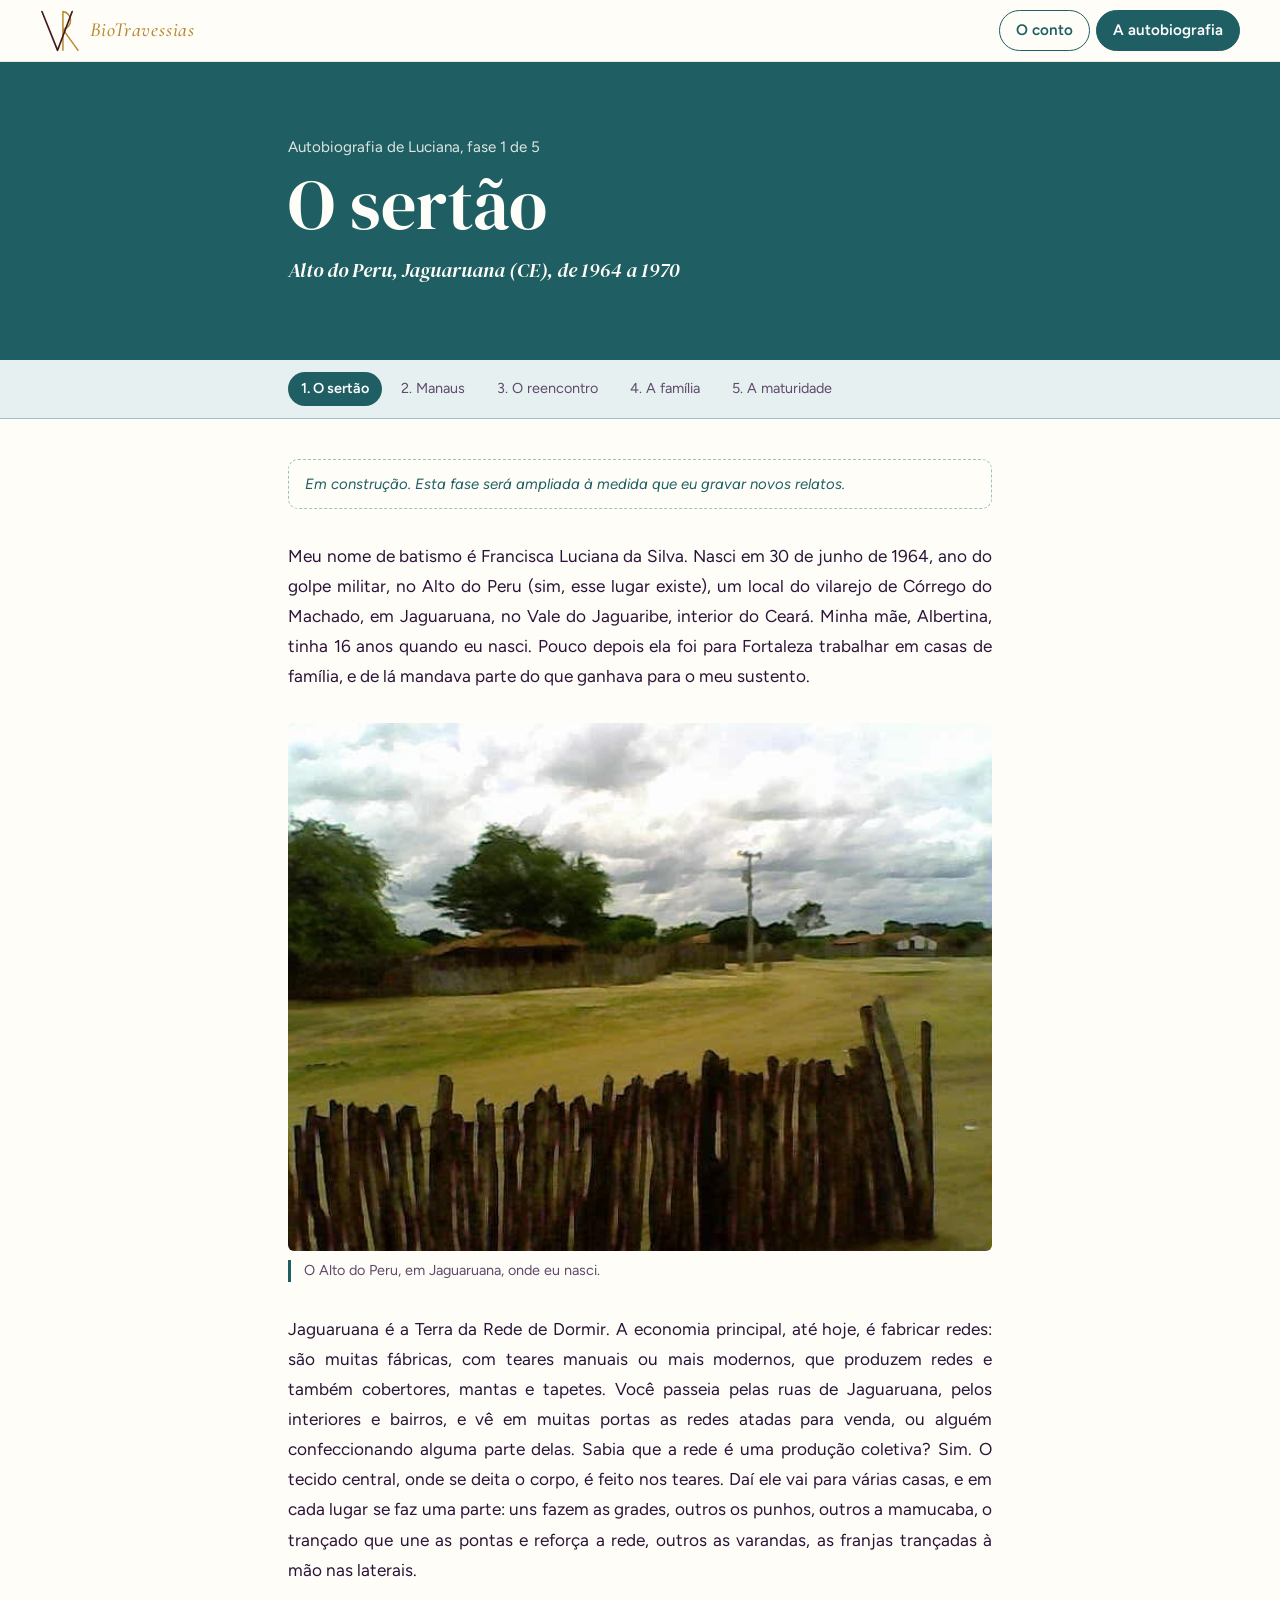
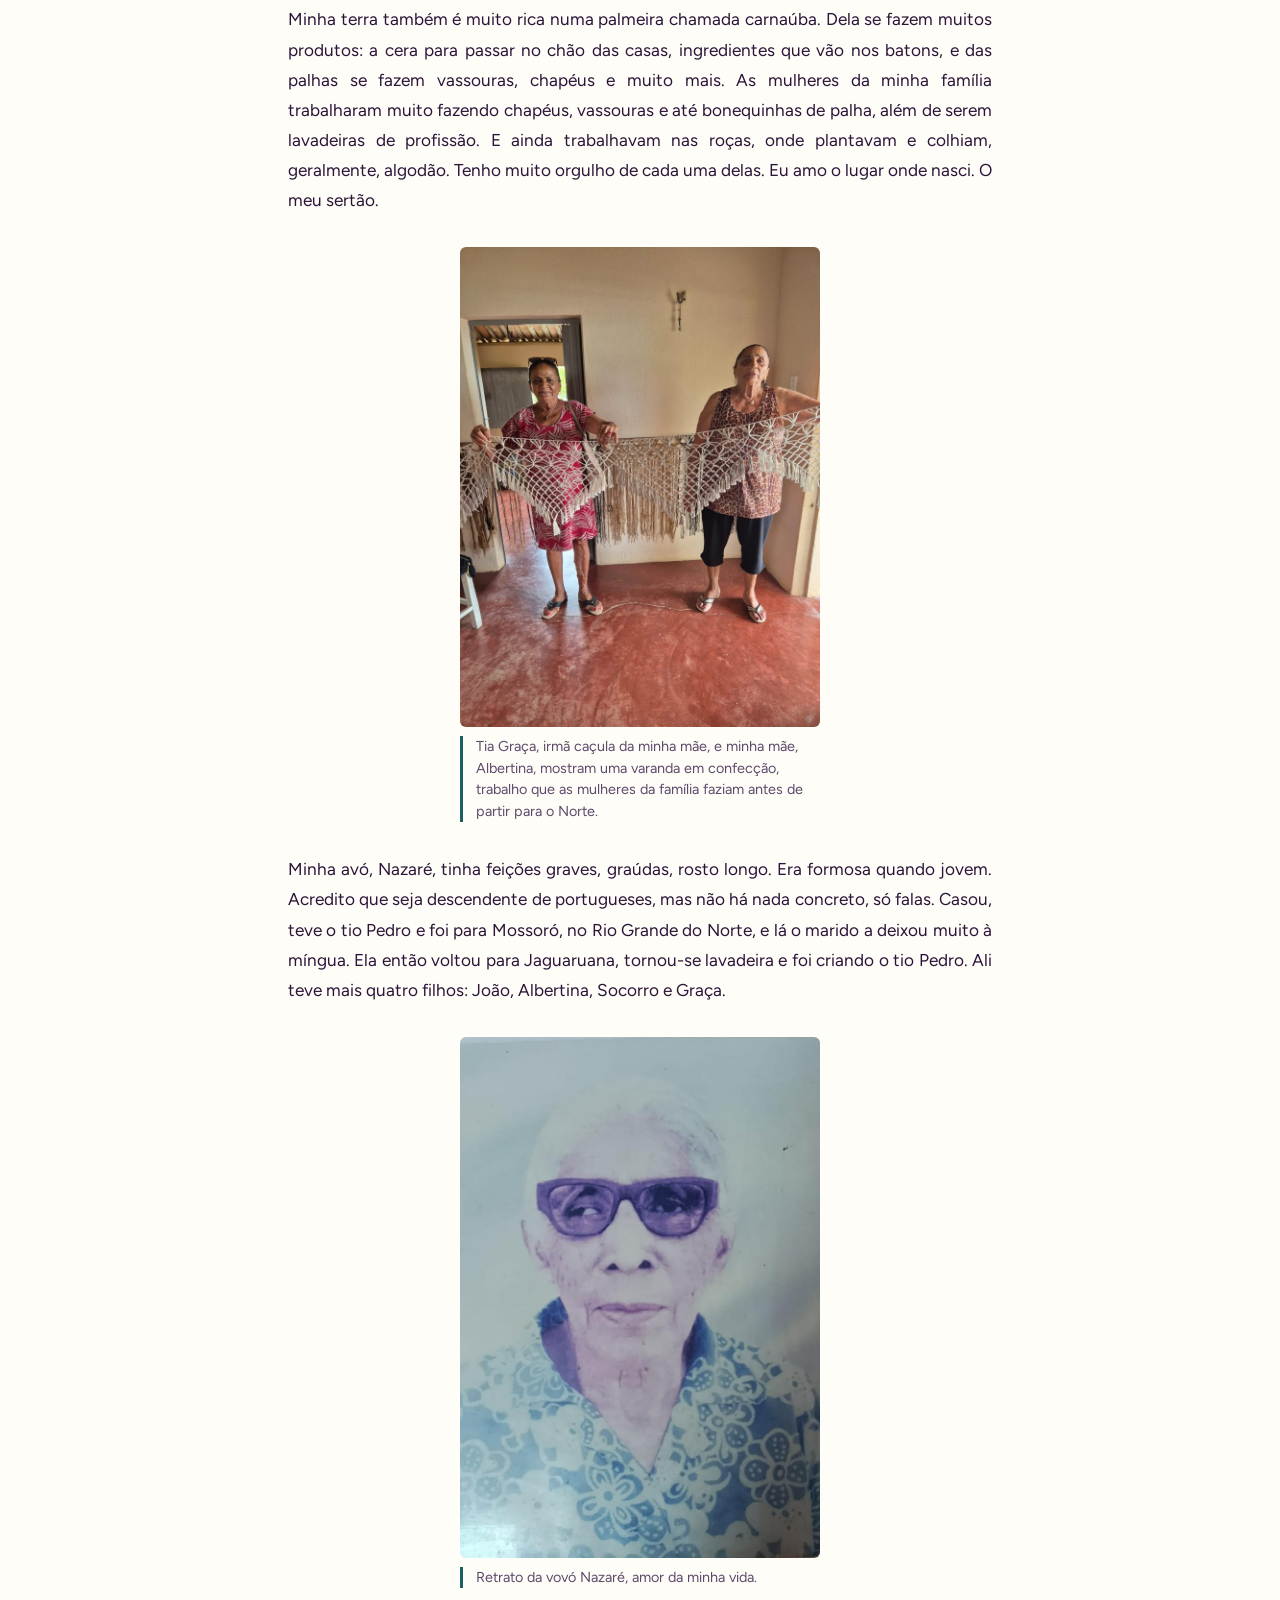
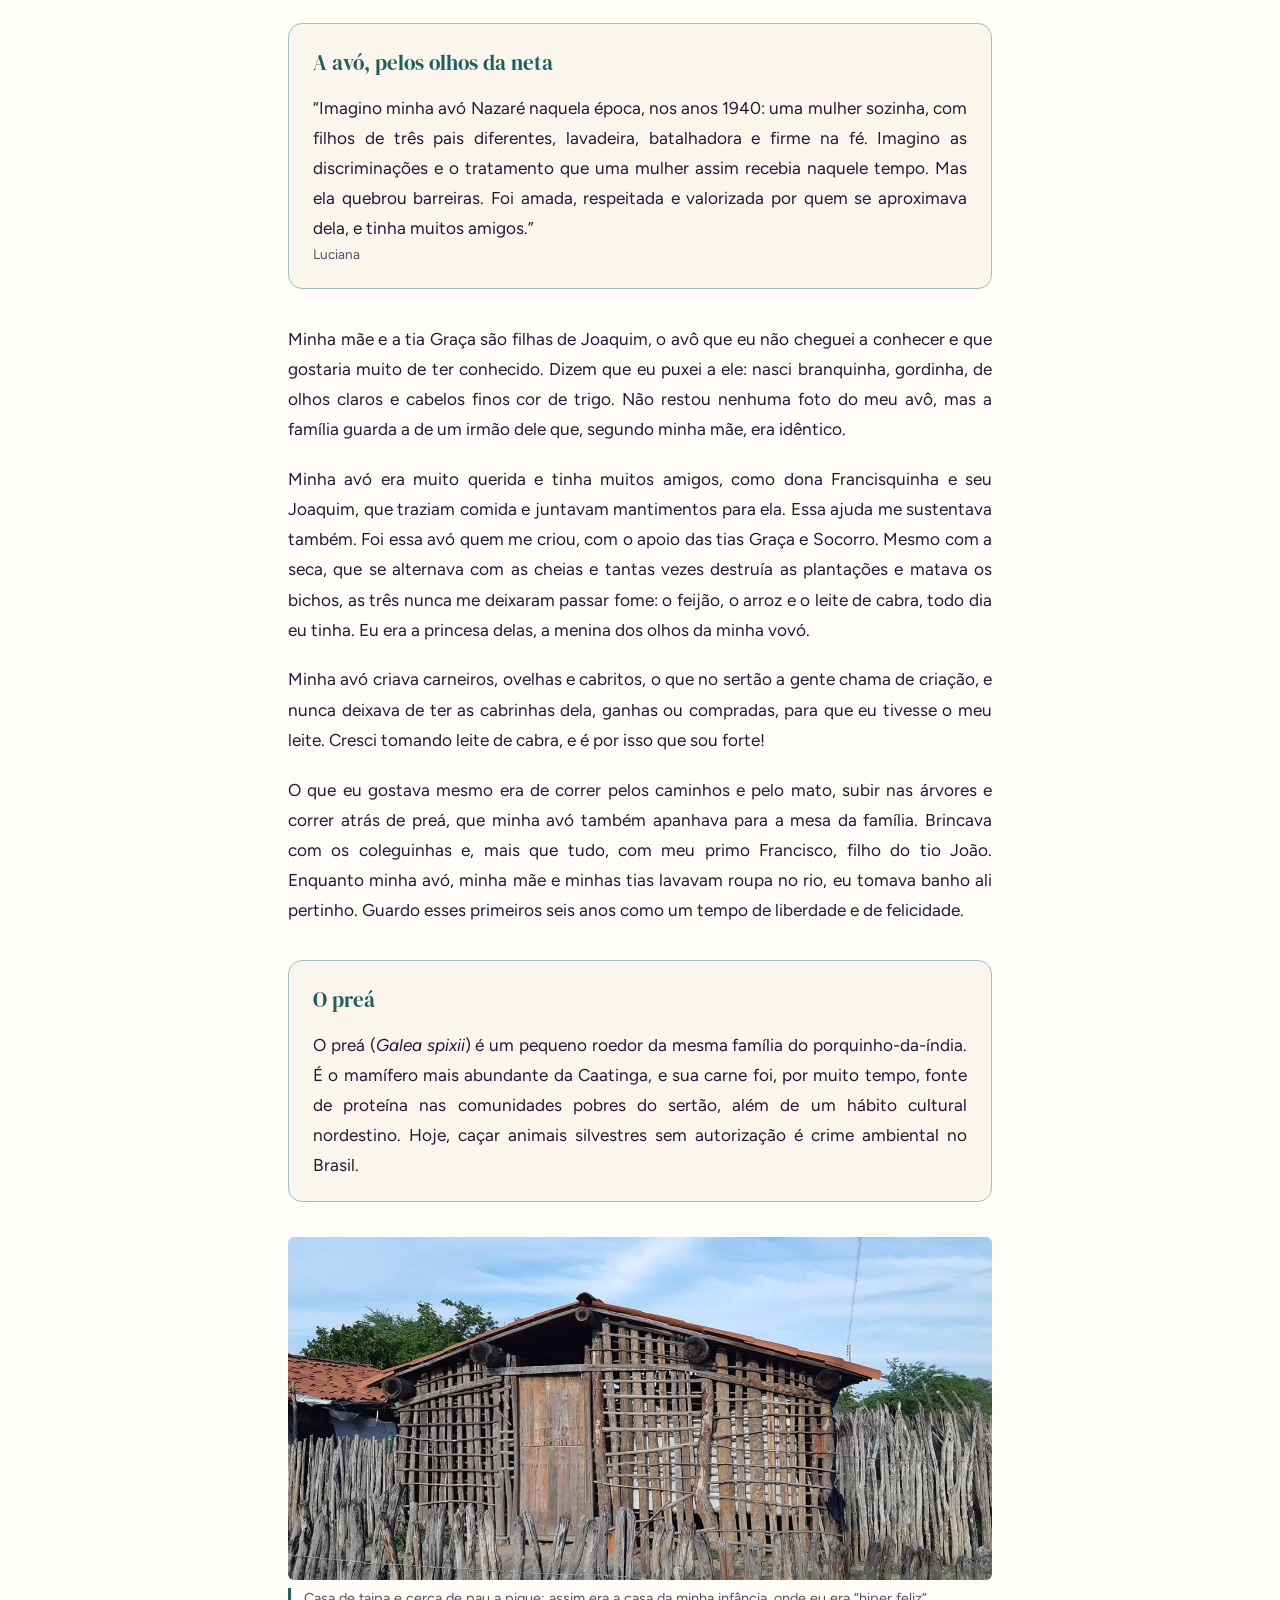
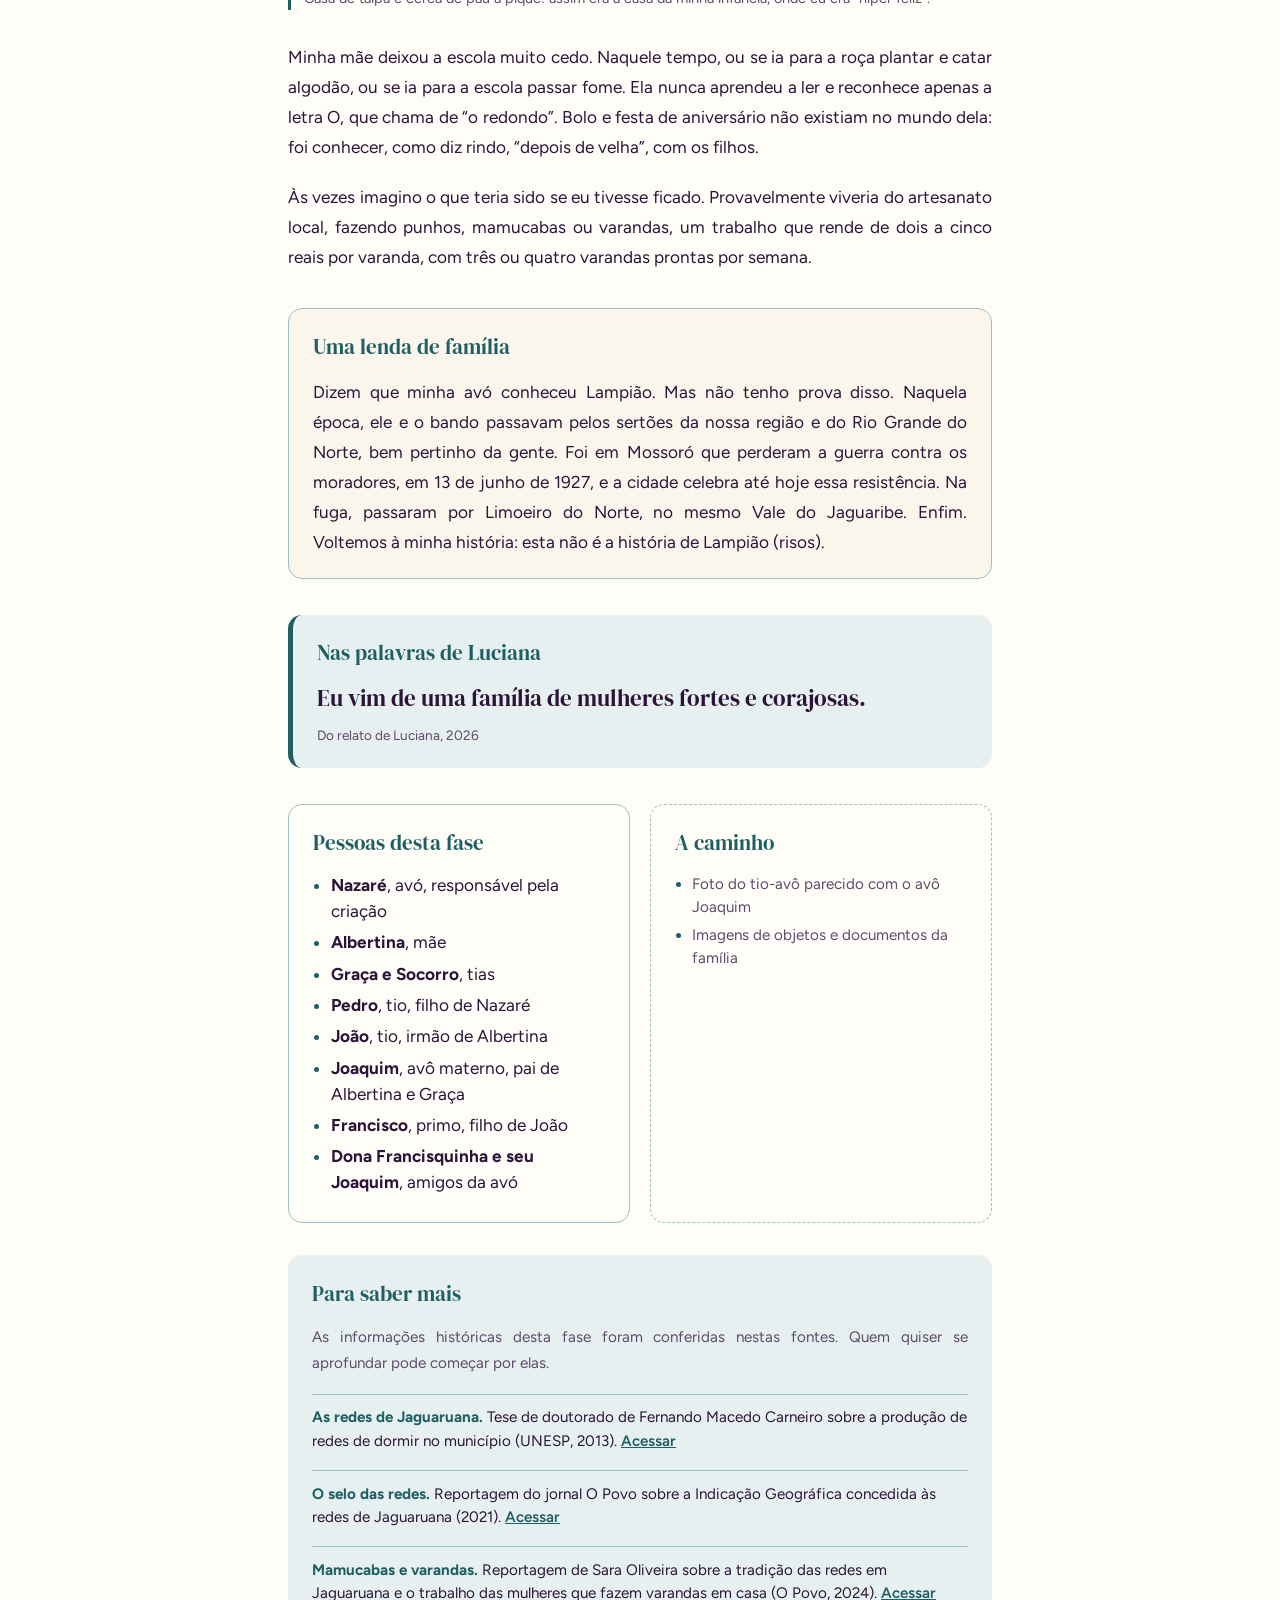
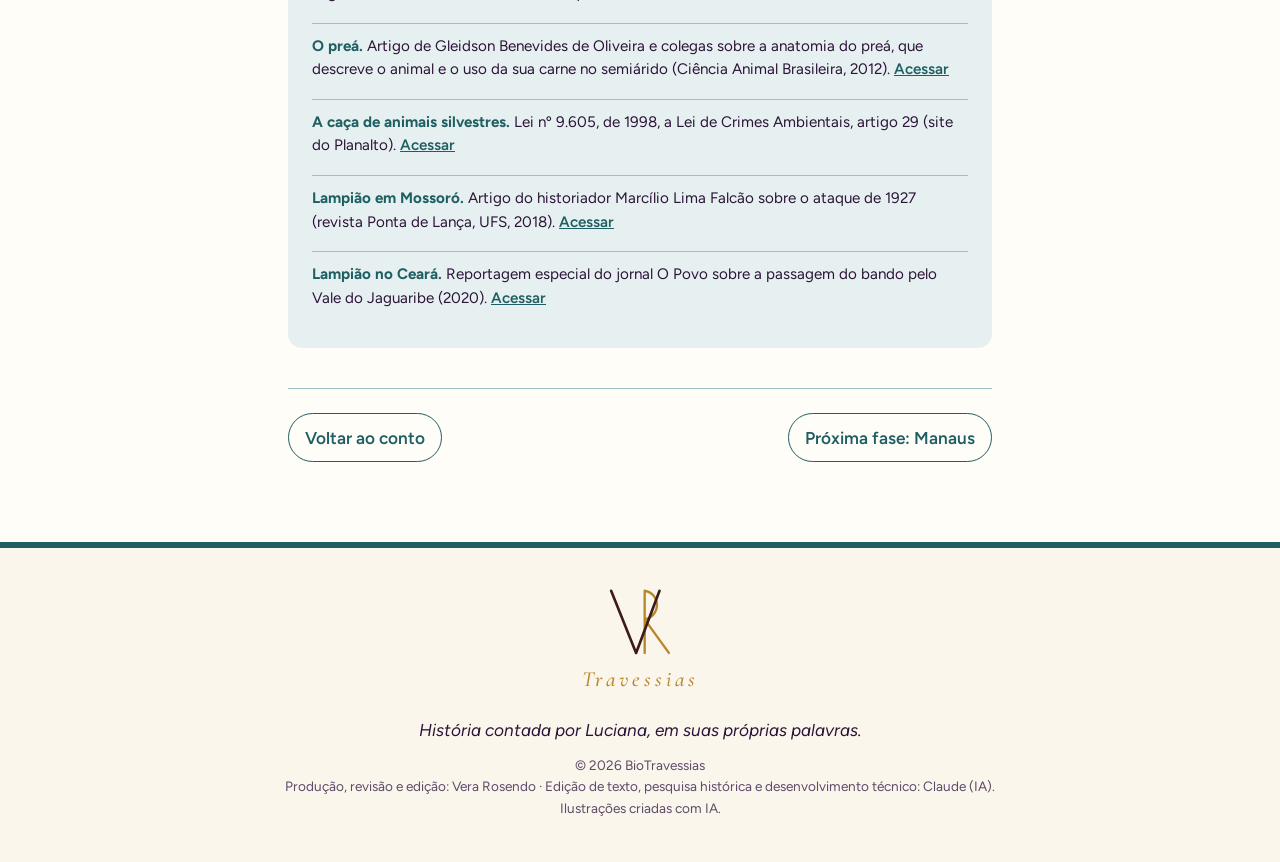
<file: fase-1-sertao.html>
<!DOCTYPE html>
<html lang="pt-BR">
<head>
  <meta charset="UTF-8">
  <meta name="viewport" content="width=device-width, initial-scale=1">
  <title>O sertão | Autobiografia de Luciana | BioTravessias</title>
  <meta name="description" content="Autobiografia de Luciana, fase 1: O sertão. Alto do Peru, Jaguaruana (CE), de 1964 a 1970.">
  <meta property="og:type" content="article">
  <meta property="og:site_name" content="BioTravessias">
  <meta property="og:locale" content="pt_BR">
  <meta property="og:title" content="O sertão | Autobiografia de Luciana">
  <meta property="og:description" content="Autobiografia de Luciana, fase 1: O sertão. Alto do Peru, Jaguaruana (CE), de 1964 a 1970.">
  <meta property="og:url" content="https://contodelu.vercel.app/fase-1-sertao.html">
  <meta property="og:image" content="https://contodelu.vercel.app/img/compartilhar-fase-1.jpg">
  <meta property="og:image:width" content="1200">
  <meta property="og:image:height" content="630">
  <meta name="twitter:card" content="summary_large_image">
  <link rel="preconnect" href="https://fonts.googleapis.com">
  <link rel="preconnect" href="https://fonts.gstatic.com" crossorigin>
  <link href="https://fonts.googleapis.com/css2?family=DM+Serif+Display:ital@0;1&family=Figtree:ital,wght@0,400;0,600;0,700;1,400&family=Cormorant+Garamond:ital,wght@1,500&display=swap" rel="stylesheet">
  <link rel="stylesheet" href="css/fases.css?v=2">
</head>
<body class="fase fase--petroleo">

  <header class="marca">
    <a class="marca__link" href="index.html" aria-label="Voltar ao conto de Luciana">
      <svg class="monograma" viewBox="115 95 410 430" aria-hidden="true">
        <g fill="none" stroke-linecap="round" stroke-linejoin="round">
          <path d="M350 110 V508 M350 110 A92 92 0 0 1 350 292 M352 296 L505 508" stroke="#B8862B" stroke-width="15"/>
          <path d="M135 110 L295 508 L445 110" stroke="#3E1A1A" stroke-width="17"/>
        </g>
      </svg>
      <span class="marca__nome">BioTravessias</span>
    </a>
    <nav class="menu" aria-label="Seções do site">
      <a class="menu__item" href="index.html">O conto</a>
      <a class="menu__item" href="fase-1-sertao.html" aria-current="page">A autobiografia</a>
    </nav>
  </header>

  <section class="abertura">
    <p class="abertura__serie">Autobiografia de Luciana, fase 1 de 5</p>
    <h1 class="abertura__titulo">O sertão</h1>
    <p class="abertura__periodo">Alto do Peru, Jaguaruana (CE), de 1964 a 1970</p>
  </section>

  <nav class="fases" aria-label="Fases da autobiografia">
    <ol>
        <li><a href="fase-1-sertao.html" aria-current="page">1. O sertão</a></li>
        <li><a href="fase-2-manaus.html">2. Manaus</a></li>
        <li><a href="fase-3-reencontro.html">3. O reencontro</a></li>
        <li><a href="fase-4-familia.html">4. A família</a></li>
        <li><a href="fase-5-maturidade.html">5. A maturidade</a></li>
    </ol>
  </nav>

  <main class="texto">
    <p class="obra">Em construção. Esta fase será ampliada à medida que eu gravar novos relatos.</p>

    <p>Meu nome de batismo é Francisca Luciana da Silva. Nasci em 30 de junho de 1964, ano do golpe militar, no Alto do Peru (sim, esse lugar existe), um local do vilarejo de Córrego do Machado, em Jaguaruana, no Vale do Jaguaribe, interior do Ceará. Minha mãe, Albertina, tinha 16 anos quando eu nasci. Pouco depois ela foi para Fortaleza trabalhar em casas de família, e de lá mandava parte do que ganhava para o meu sustento.</p>

    <figure class="foto">
      <img src="img/alto-do-peru.jpg" alt="Paisagem do Alto do Peru: campo aberto, cerca de pau a pique em primeiro plano, árvores e casas baixas ao fundo, sob céu nublado." width="640" height="480" loading="lazy">
      <figcaption>O Alto do Peru, em Jaguaruana, onde eu nasci.</figcaption>
    </figure>

    <p>Jaguaruana é a Terra da Rede de Dormir. A economia principal, até hoje, é fabricar redes: são muitas fábricas, com teares manuais ou mais modernos, que produzem redes e também cobertores, mantas e tapetes. Você passeia pelas ruas de Jaguaruana, pelos interiores e bairros, e vê em muitas portas as redes atadas para venda, ou alguém confeccionando alguma parte delas. Sabia que a rede é uma produção coletiva? Sim. O tecido central, onde se deita o corpo, é feito nos teares. Daí ele vai para várias casas, e em cada lugar se faz uma parte: uns fazem as grades, outros os punhos, outros a mamucaba, o trançado que une as pontas e reforça a rede, outros as varandas, as franjas trançadas à mão nas laterais.</p>
    <p>Minha terra também é muito rica numa palmeira chamada carnaúba. Dela se fazem muitos produtos: a cera para passar no chão das casas, ingredientes que vão nos batons, e das palhas se fazem vassouras, chapéus e muito mais. As mulheres da minha família trabalharam muito fazendo chapéus, vassouras e até bonequinhas de palha, além de serem lavadeiras de profissão. E ainda trabalhavam nas roças, onde plantavam e colhiam, geralmente, algodão. Tenho muito orgulho de cada uma delas. Eu amo o lugar onde nasci. O meu sertão.</p>

    <figure class="foto foto--retrato">
      <img src="img/varanda-graca-albertina.jpg" alt="Duas senhoras, tia Graça e Albertina, seguram juntas uma varanda de rede branca, trançada em losangos com franjas, numa sala de piso vermelho." width="750" height="1000" loading="lazy">
      <figcaption>Tia Graça, irmã caçula da minha mãe, e minha mãe, Albertina, mostram uma varanda em confecção, trabalho que as mulheres da família faziam antes de partir para o Norte.</figcaption>
    </figure>

    <p>Minha avó, Nazaré, tinha feições graves, graúdas, rosto longo. Era formosa quando jovem. Acredito que seja descendente de portugueses, mas não há nada concreto, só falas. Casou, teve o tio Pedro e foi para Mossoró, no Rio Grande do Norte, e lá o marido a deixou muito à míngua. Ela então voltou para Jaguaruana, tornou-se lavadeira e foi criando o tio Pedro. Ali teve mais quatro filhos: João, Albertina, Socorro e Graça.</p>

    <figure class="foto foto--retrato">
      <img src="img/vovo-nazare.jpg" alt="Retrato antigo, de cores desbotadas: a avó Nazaré, de cabelos brancos e óculos de armação escura, com blusa estampada de flores azuis." width="700" height="1013" loading="lazy">
      <figcaption>Retrato da vovó Nazaré, amor da minha vida.</figcaption>
    </figure>

    <aside class="box box--lenda">
      <h2 class="box__titulo">A avó, pelos olhos da neta</h2>
      <p>“Imagino minha avó Nazaré naquela época, nos anos 1940: uma mulher sozinha, com filhos de três pais diferentes, lavadeira, batalhadora e firme na fé. Imagino as discriminações e o tratamento que uma mulher assim recebia naquele tempo. Mas ela quebrou barreiras. Foi amada, respeitada e valorizada por quem se aproximava dela, e tinha muitos amigos.”</p>
      <p><span class="box__assina">Luciana</span></p>
    </aside>

    <p>Minha mãe e a tia Graça são filhas de Joaquim, o avô que eu não cheguei a conhecer e que gostaria muito de ter conhecido. Dizem que eu puxei a ele: nasci branquinha, gordinha, de olhos claros e cabelos finos cor de trigo. Não restou nenhuma foto do meu avô, mas a família guarda a de um irmão dele que, segundo minha mãe, era idêntico.</p>
    <p>Minha avó era muito querida e tinha muitos amigos, como dona Francisquinha e seu Joaquim, que traziam comida e juntavam mantimentos para ela. Essa ajuda me sustentava também. Foi essa avó quem me criou, com o apoio das tias Graça e Socorro. Mesmo com a seca, que se alternava com as cheias e tantas vezes destruía as plantações e matava os bichos, as três nunca me deixaram passar fome: o feijão, o arroz e o leite de cabra, todo dia eu tinha. Eu era a princesa delas, a menina dos olhos da minha vovó.</p>
    <p>Minha avó criava carneiros, ovelhas e cabritos, o que no sertão a gente chama de criação, e nunca deixava de ter as cabrinhas dela, ganhas ou compradas, para que eu tivesse o meu leite. Cresci tomando leite de cabra, e é por isso que sou forte!</p>
    <p>O que eu gostava mesmo era de correr pelos caminhos e pelo mato, subir nas árvores e correr atrás de preá, que minha avó também apanhava para a mesa da família. Brincava com os coleguinhas e, mais que tudo, com meu primo Francisco, filho do tio João. Enquanto minha avó, minha mãe e minhas tias lavavam roupa no rio, eu tomava banho ali pertinho. Guardo esses primeiros seis anos como um tempo de liberdade e de felicidade.</p>

    <aside class="box box--lenda">
      <h2 class="box__titulo">O preá</h2>
      <p>O preá (<em>Galea spixii</em>) é um pequeno roedor da mesma família do porquinho-da-índia. É o mamífero mais abundante da Caatinga, e sua carne foi, por muito tempo, fonte de proteína nas comunidades pobres do sertão, além de um hábito cultural nordestino. Hoje, caçar animais silvestres sem autorização é crime ambiental no Brasil.</p>
    </aside>


    <figure class="foto">
      <img src="img/casa-de-taipa.jpg" alt="Casa de taipa com paredes de varas de madeira entrelaçadas, telhado de telha e cerca de pau a pique." width="1200" height="584" loading="lazy">
      <figcaption>Casa de taipa e cerca de pau a pique: assim era a casa da minha infância, onde eu era “hiper feliz”.</figcaption>
    </figure>

    <p>Minha mãe deixou a escola muito cedo. Naquele tempo, ou se ia para a roça plantar e catar algodão, ou se ia para a escola passar fome. Ela nunca aprendeu a ler e reconhece apenas a letra O, que chama de “o redondo”. Bolo e festa de aniversário não existiam no mundo dela: foi conhecer, como diz rindo, “depois de velha”, com os filhos.</p>
    <p>Às vezes imagino o que teria sido se eu tivesse ficado. Provavelmente viveria do artesanato local, fazendo punhos, mamucabas ou varandas, um trabalho que rende de dois a cinco reais por varanda, com três ou quatro varandas prontas por semana.</p>

    <aside class="box box--lenda">
      <h2 class="box__titulo">Uma lenda de família</h2>
      <p>Dizem que minha avó conheceu Lampião. Mas não tenho prova disso. Naquela época, ele e o bando passavam pelos sertões da nossa região e do Rio Grande do Norte, bem pertinho da gente. Foi em Mossoró que perderam a guerra contra os moradores, em 13 de junho de 1927, e a cidade celebra até hoje essa resistência. Na fuga, passaram por Limoeiro do Norte, no mesmo Vale do Jaguaribe. Enfim. Voltemos à minha história: esta não é a história de Lampião (risos).</p>
    </aside>

    <aside class="box box--fala">
      <h2 class="box__titulo">Nas palavras de Luciana</h2>
      <blockquote><p>Eu vim de uma família de mulheres fortes e corajosas.</p></blockquote>
      <p class="box__fonte">Do relato de Luciana, 2026</p>
    </aside>

    <div class="boxes">
      <aside class="box box--pessoas">
        <h2 class="box__titulo">Pessoas desta fase</h2>
        <ul>
          <li><strong>Nazaré</strong>, avó, responsável pela criação</li>
          <li><strong>Albertina</strong>, mãe</li>
          <li><strong>Graça e Socorro</strong>, tias</li>
          <li><strong>Pedro</strong>, tio, filho de Nazaré</li>
          <li><strong>João</strong>, tio, irmão de Albertina</li>
          <li><strong>Joaquim</strong>, avô materno, pai de Albertina e Graça</li>
          <li><strong>Francisco</strong>, primo, filho de João</li>
          <li><strong>Dona Francisquinha e seu Joaquim</strong>, amigos da avó</li>
        </ul>
      </aside>
      <aside class="box box--falta">
        <h2 class="box__titulo">A caminho</h2>
        <ul>
          <li>Foto do tio-avô parecido com o avô Joaquim</li>
          <li>Imagens de objetos e documentos da família</li>
        </ul>
      </aside>
    </div>

    <aside class="box box--fontes">
      <h2 class="box__titulo">Para saber mais</h2>
      <p class="box__intro">As informações históricas desta fase foram conferidas nestas fontes. Quem quiser se aprofundar pode começar por elas.</p>
      <ul>
        <li><strong>As redes de Jaguaruana.</strong> Tese de doutorado de Fernando Macedo Carneiro sobre a produção de redes de dormir no município (UNESP, 2013). <a href="https://repositorio.unesp.br/handle/11449/104472" target="_blank" rel="noopener">Acessar</a></li>
        <li><strong>O selo das redes.</strong> Reportagem do jornal O Povo sobre a Indicação Geográfica concedida às redes de Jaguaruana (2021). <a href="https://mais.opovo.com.br/jornal/economia/2021/09/28/indicacao-geografica-novos-caminhos-para-desenvolver-a-economia-do-ceara.html" target="_blank" rel="noopener">Acessar</a></li>
        <li><strong>Mamucabas e varandas.</strong> Reportagem de Sara Oliveira sobre a tradição das redes em Jaguaruana e o trabalho das mulheres que fazem varandas em casa (O Povo, 2024). <a href="https://mais.opovo.com.br/reportagens-especiais/tradicao-profissional-no-ceara/2024/06/23/em-jaguaruana-heranca-cultural-valiosa-tenta-resistir-no-tear-no-tempo.html" target="_blank" rel="noopener">Acessar</a></li>
        <li><strong>O preá.</strong> Artigo de Gleidson Benevides de Oliveira e colegas sobre a anatomia do preá, que descreve o animal e o uso da sua carne no semiárido (Ciência Animal Brasileira, 2012). <a href="https://revistas.ufg.br/vet/article/view/15600" target="_blank" rel="noopener">Acessar</a></li>
        <li><strong>A caça de animais silvestres.</strong> Lei nº 9.605, de 1998, a Lei de Crimes Ambientais, artigo 29 (site do Planalto). <a href="https://www.planalto.gov.br/ccivil_03/leis/l9605.htm" target="_blank" rel="noopener">Acessar</a></li>
        <li><strong>Lampião em Mossoró.</strong> Artigo do historiador Marcílio Lima Falcão sobre o ataque de 1927 (revista Ponta de Lança, UFS, 2018). <a href="https://periodicos.ufs.br/pontadelanca/article/download/9379/pdf/27276" target="_blank" rel="noopener">Acessar</a></li>
        <li><strong>Lampião no Ceará.</strong> Reportagem especial do jornal O Povo sobre a passagem do bando pelo Vale do Jaguaribe (2020). <a href="https://mais.opovo.com.br/reportagens-especiais/lampiao-e-a-violencia-no-cangaco/2020/07/27/lampiao-e-o-ceara--o-estado-que-ele-poupava-da-violencia.html" target="_blank" rel="noopener">Acessar</a></li>
      </ul>
    </aside>

    <nav class="passos" aria-label="Navegação entre fases">
      <a class="passo passo--ant" href="index.html">Voltar ao conto</a>
      <a class="passo passo--prox" href="fase-2-manaus.html">Próxima fase: Manaus</a>
    </nav>
  </main>

  <footer class="rodape">
    <div class="rodape__marca">
      <svg class="monograma monograma--grande" viewBox="115 95 410 430" aria-hidden="true">
        <g fill="none" stroke-linecap="round" stroke-linejoin="round">
          <path d="M350 110 V508 M350 110 A92 92 0 0 1 350 292 M352 296 L505 508" stroke="#B8862B" stroke-width="15"/>
          <path d="M135 110 L295 508 L445 110" stroke="#3E1A1A" stroke-width="17"/>
        </g>
      </svg>
      <p class="rodape__nome">Travessias</p>
    </div>
    <p class="rodape__autoria">História contada por Luciana, em suas próprias palavras.</p>
    <p class="rodape__credito">© 2026 BioTravessias<br>
      Produção, revisão e edição: Vera Rosendo · Edição de texto, pesquisa histórica e desenvolvimento técnico: Claude (IA).<br>
      Ilustrações criadas com IA.</p>
  </footer>

</body>
</html>
</file>
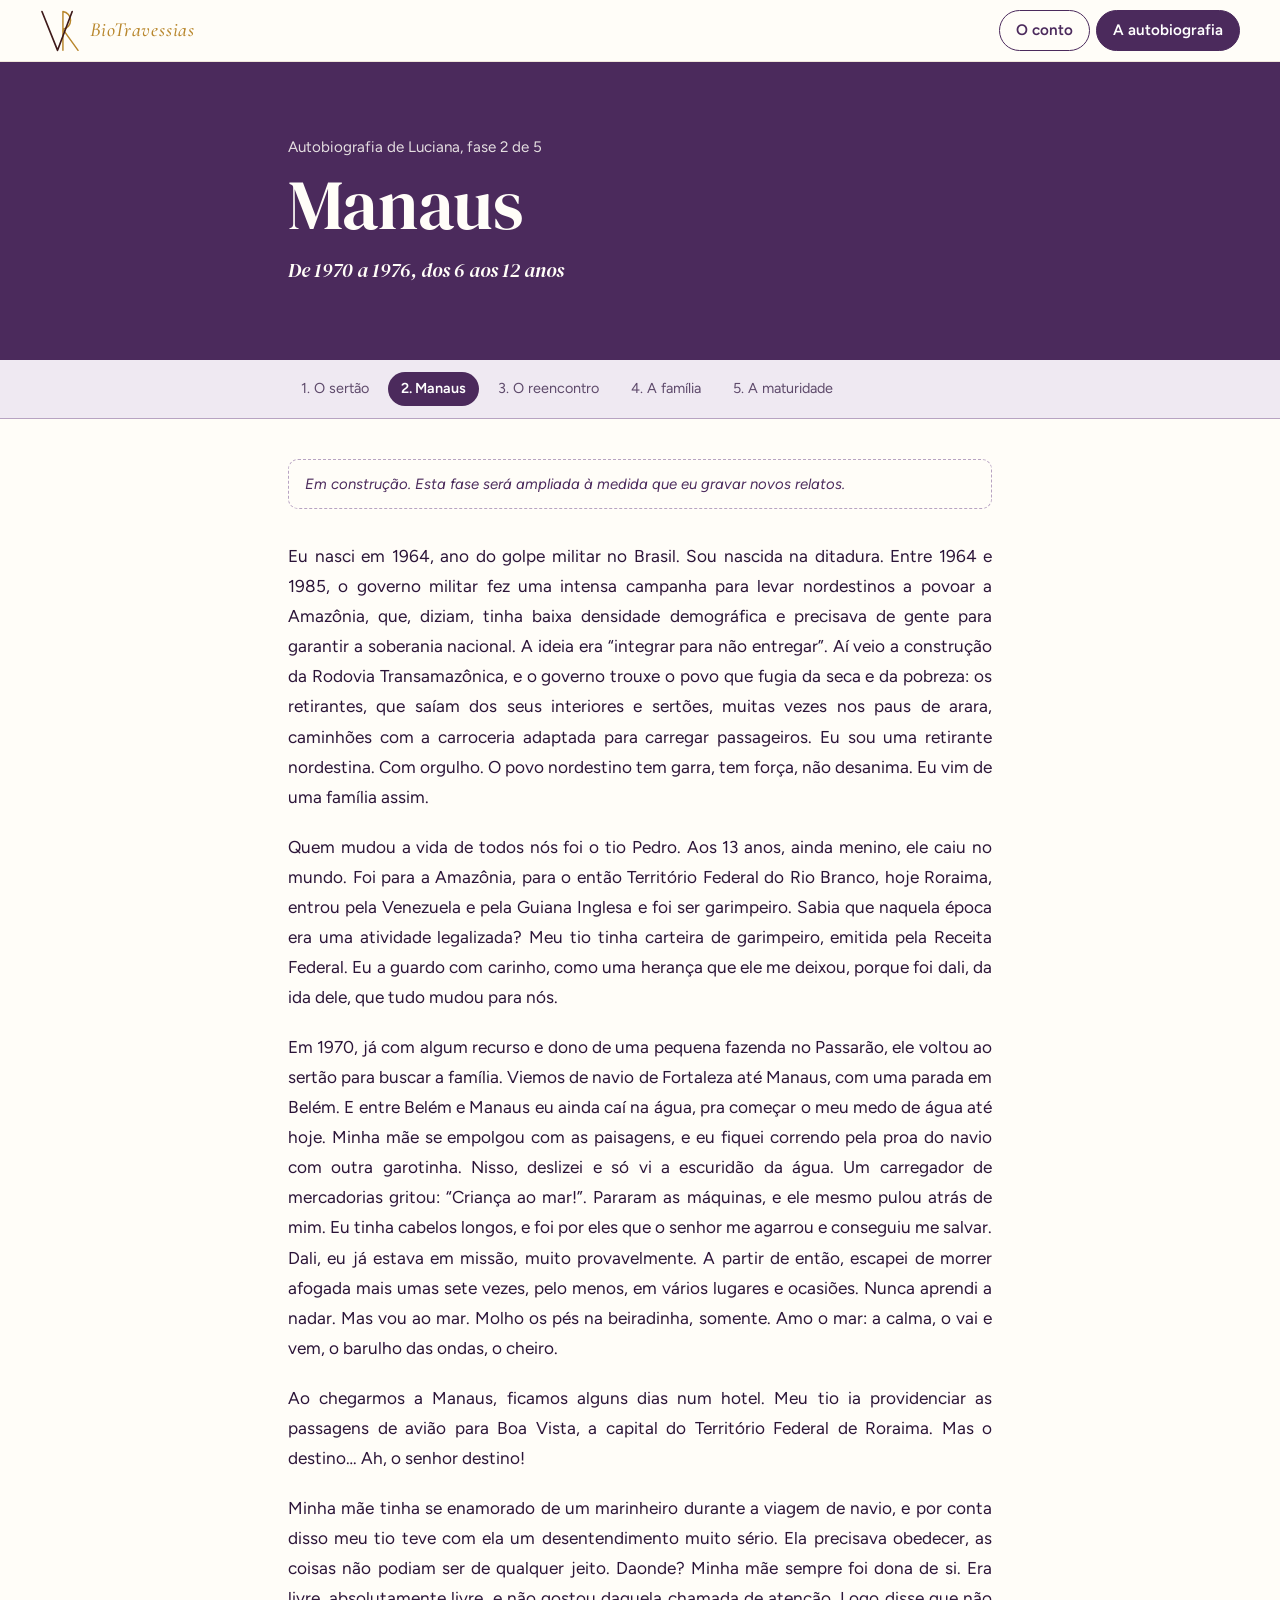
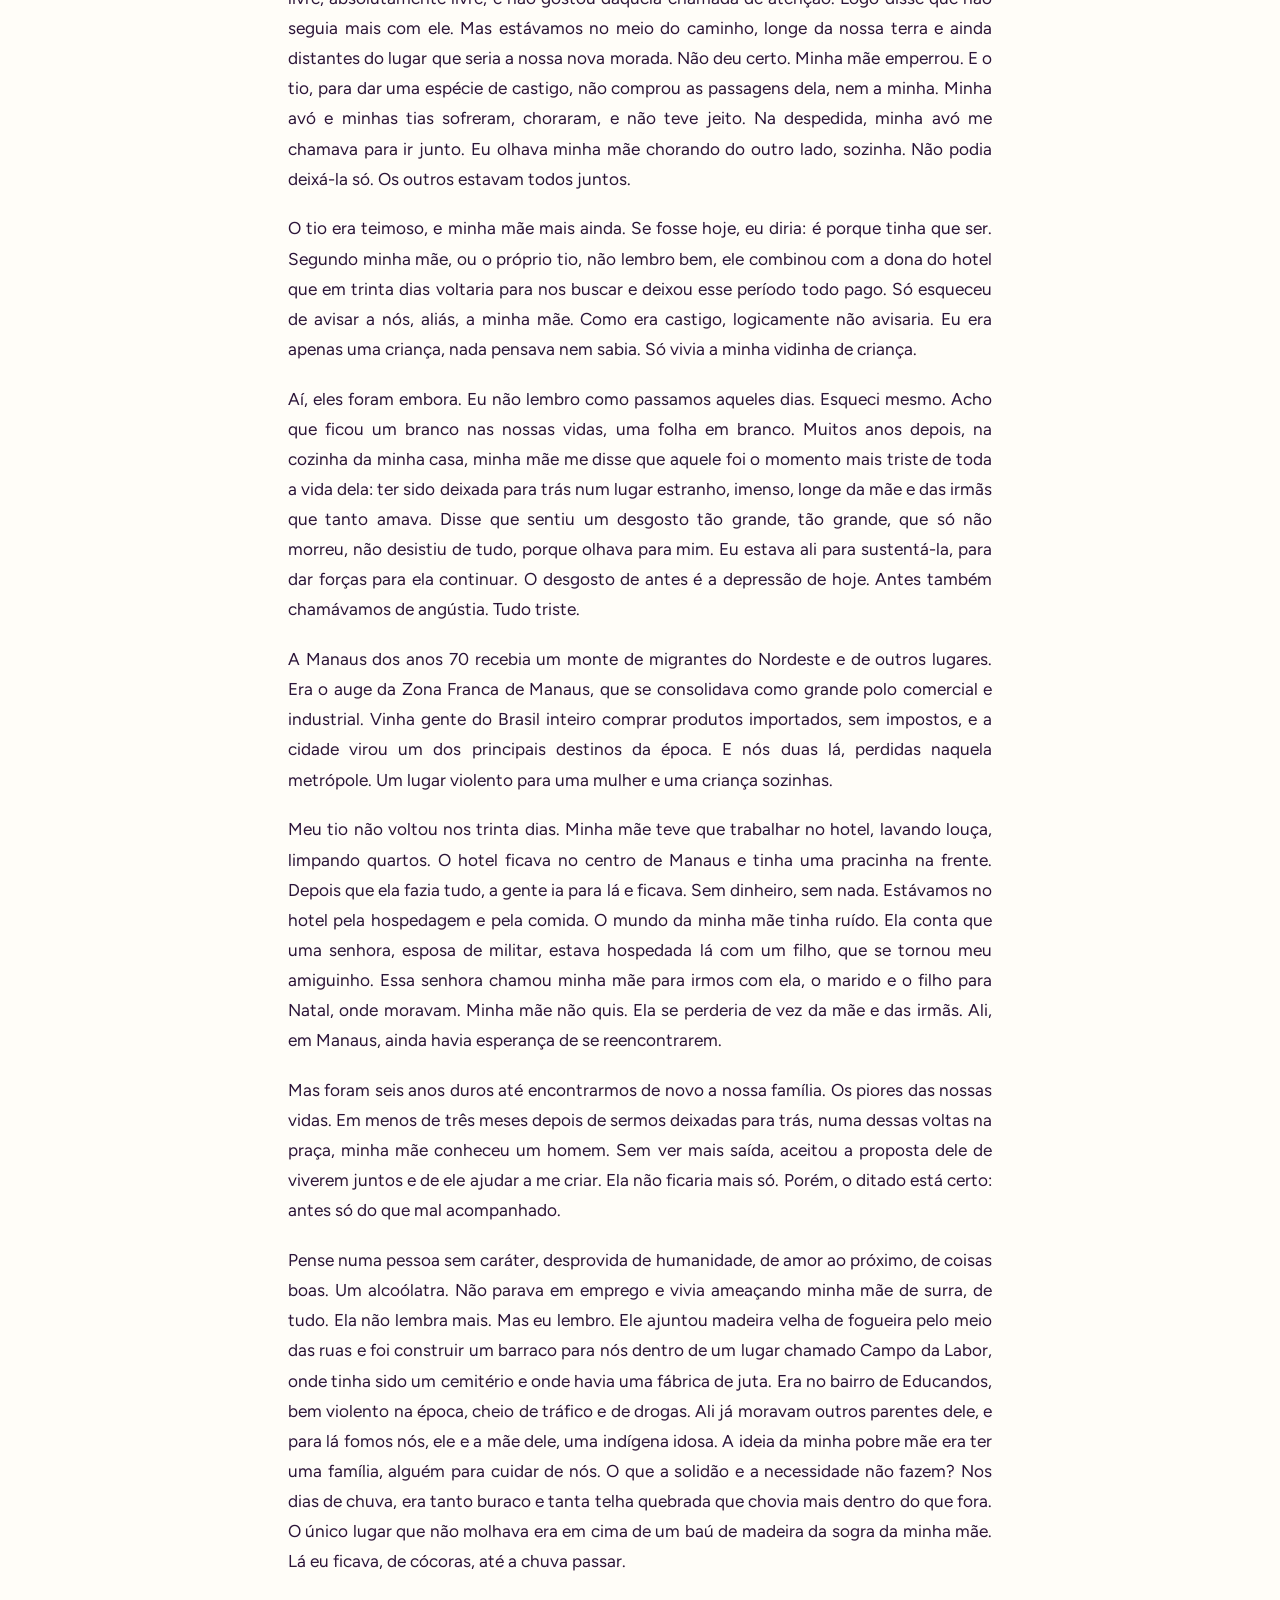
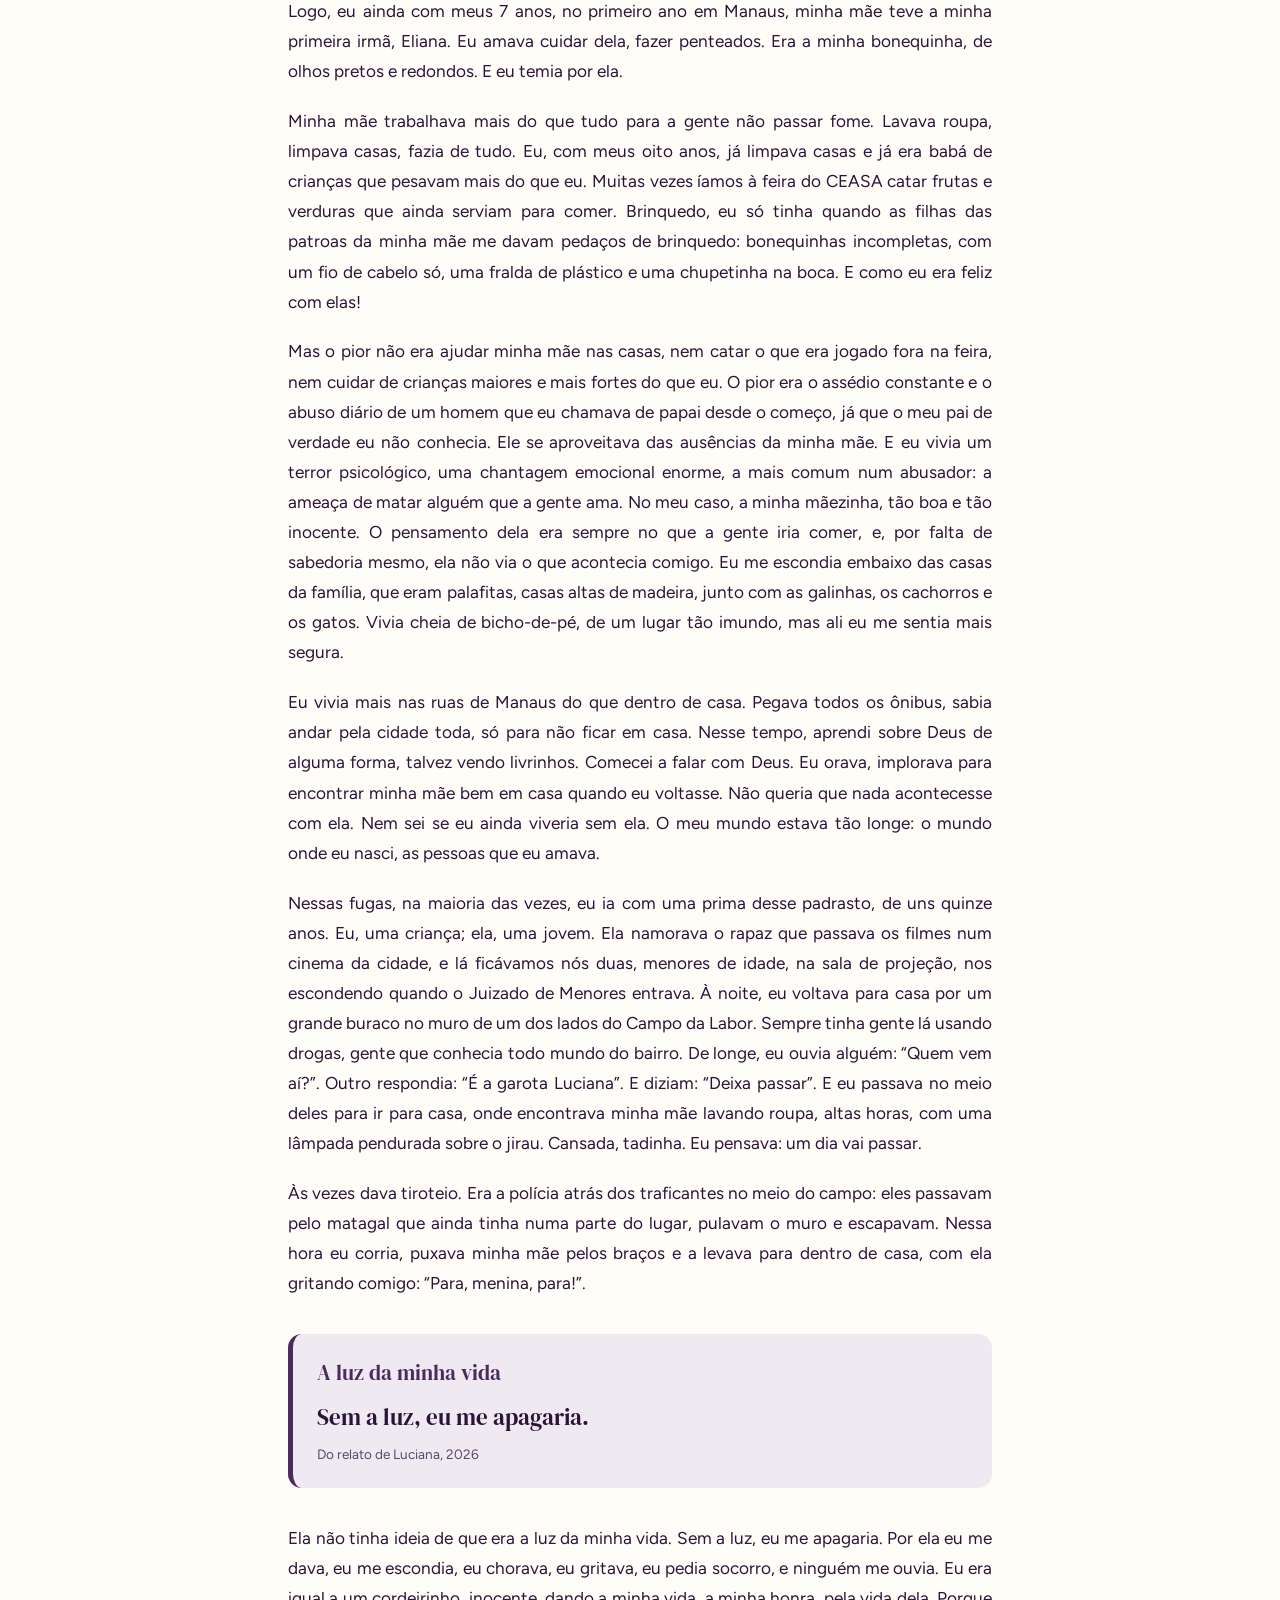
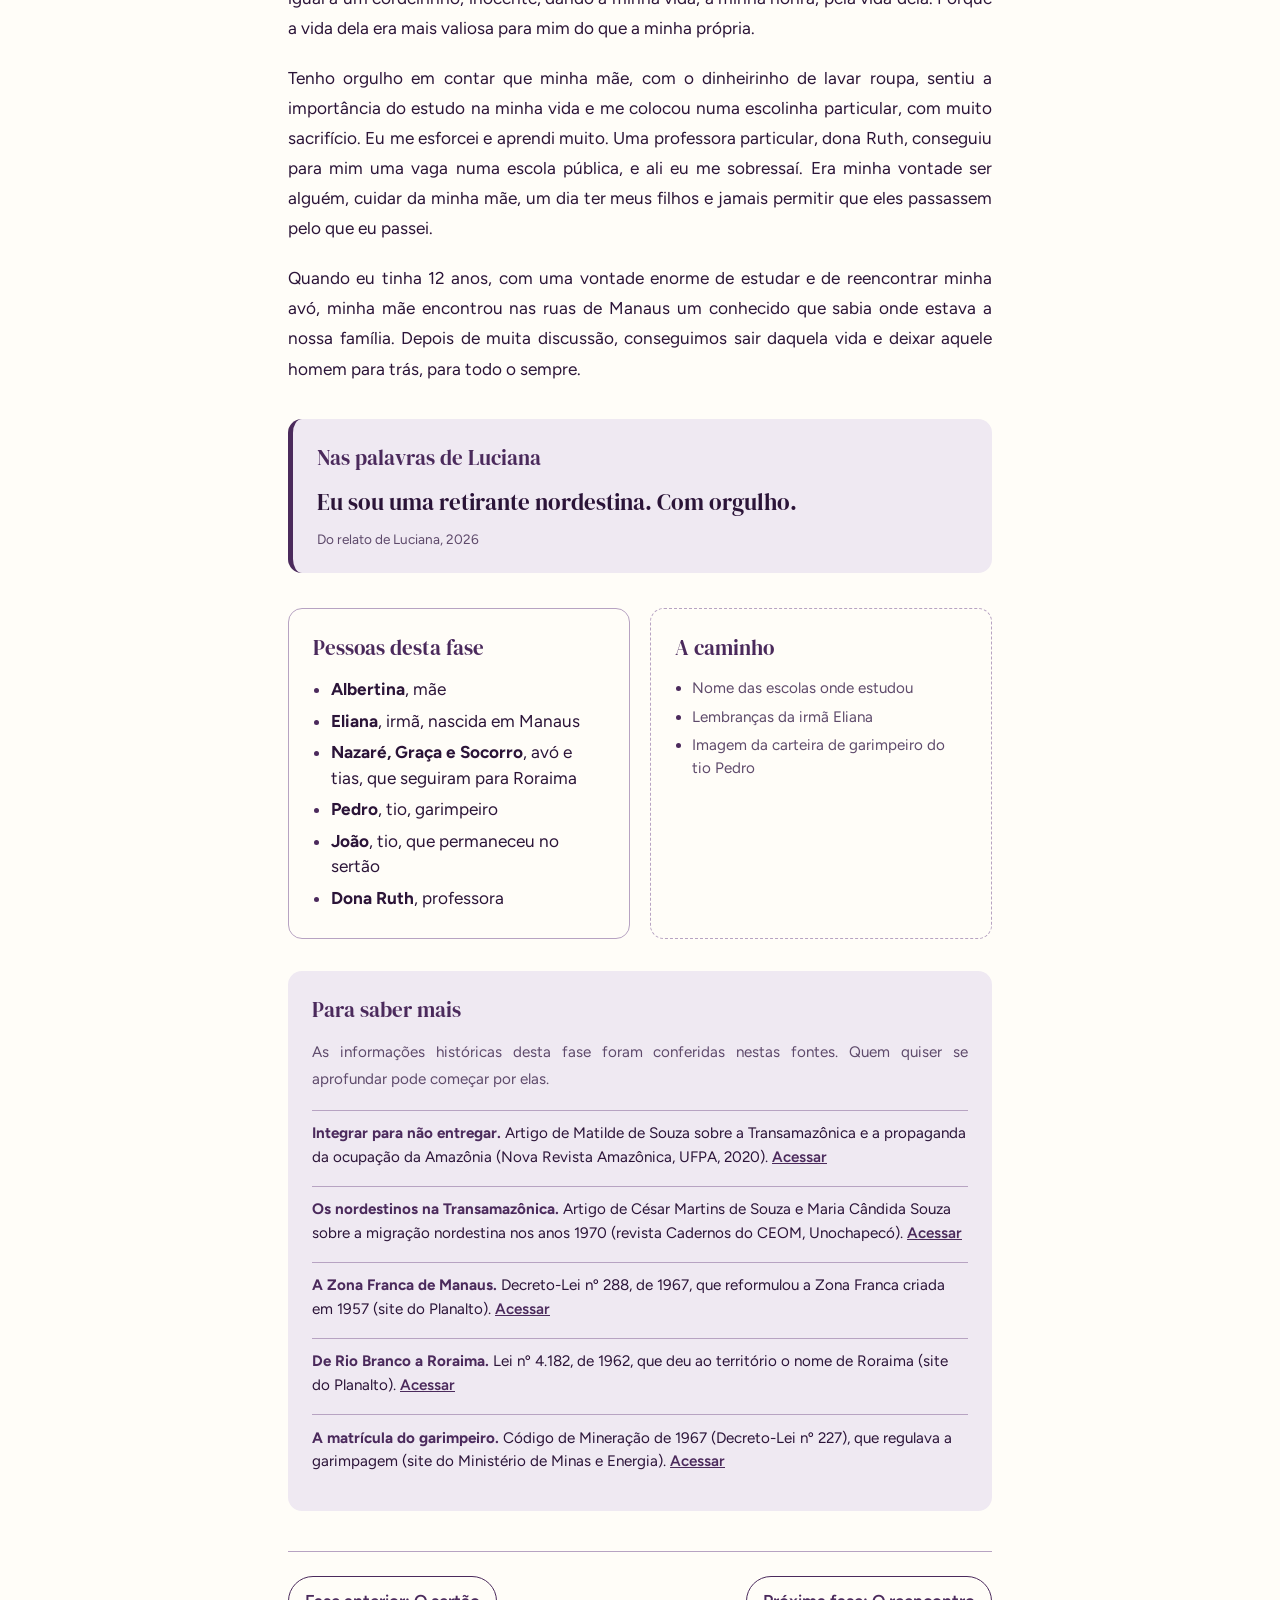
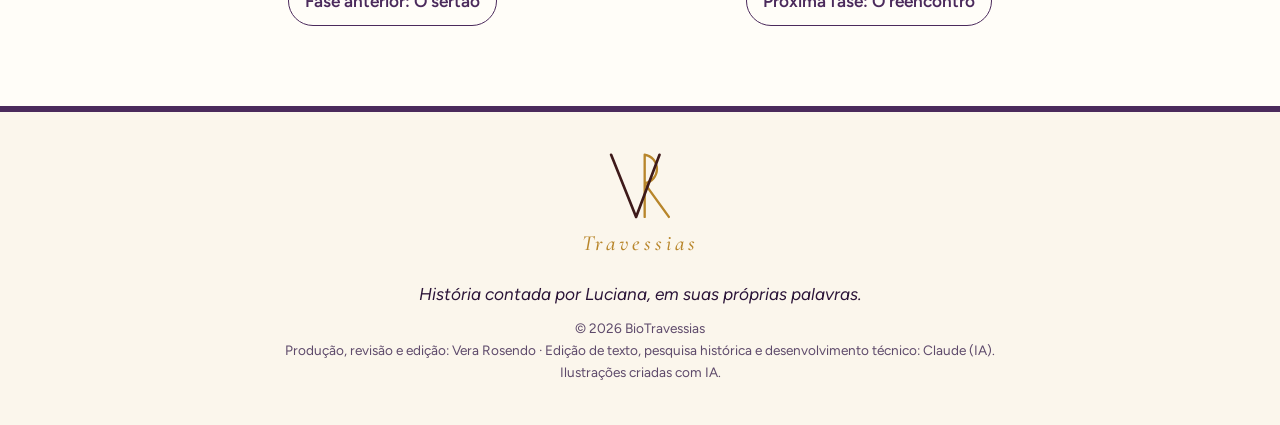
<file: fase-2-manaus.html>
<!DOCTYPE html>
<html lang="pt-BR">
<head>
  <meta charset="UTF-8">
  <meta name="viewport" content="width=device-width, initial-scale=1">
  <title>Manaus | Autobiografia de Luciana | BioTravessias</title>
  <meta name="description" content="Autobiografia de Luciana, fase 2: Manaus. De 1970 a 1976, dos 6 aos 12 anos.">
  <meta property="og:type" content="article">
  <meta property="og:site_name" content="BioTravessias">
  <meta property="og:locale" content="pt_BR">
  <meta property="og:title" content="Manaus | Autobiografia de Luciana">
  <meta property="og:description" content="Autobiografia de Luciana, fase 2: Manaus. De 1970 a 1976, dos 6 aos 12 anos.">
  <meta property="og:url" content="https://contodelu.vercel.app/fase-2-manaus.html">
  <meta property="og:image" content="https://contodelu.vercel.app/img/compartilhar.jpg">
  <meta property="og:image:width" content="1200">
  <meta property="og:image:height" content="630">
  <meta name="twitter:card" content="summary_large_image">
  <link rel="preconnect" href="https://fonts.googleapis.com">
  <link rel="preconnect" href="https://fonts.gstatic.com" crossorigin>
  <link href="https://fonts.googleapis.com/css2?family=DM+Serif+Display:ital@0;1&family=Figtree:ital,wght@0,400;0,600;0,700;1,400&family=Cormorant+Garamond:ital,wght@1,500&display=swap" rel="stylesheet">
  <link rel="stylesheet" href="css/fases.css?v=2">
</head>
<body class="fase fase--ameixa">

  <header class="marca">
    <a class="marca__link" href="index.html" aria-label="Voltar ao conto de Luciana">
      <svg class="monograma" viewBox="115 95 410 430" aria-hidden="true">
        <g fill="none" stroke-linecap="round" stroke-linejoin="round">
          <path d="M350 110 V508 M350 110 A92 92 0 0 1 350 292 M352 296 L505 508" stroke="#B8862B" stroke-width="15"/>
          <path d="M135 110 L295 508 L445 110" stroke="#3E1A1A" stroke-width="17"/>
        </g>
      </svg>
      <span class="marca__nome">BioTravessias</span>
    </a>
    <nav class="menu" aria-label="Seções do site">
      <a class="menu__item" href="index.html">O conto</a>
      <a class="menu__item" href="fase-1-sertao.html" aria-current="page">A autobiografia</a>
    </nav>
  </header>

  <section class="abertura">
    <p class="abertura__serie">Autobiografia de Luciana, fase 2 de 5</p>
    <h1 class="abertura__titulo">Manaus</h1>
    <p class="abertura__periodo">De 1970 a 1976, dos 6 aos 12 anos</p>
  </section>

  <nav class="fases" aria-label="Fases da autobiografia">
    <ol>
        <li><a href="fase-1-sertao.html">1. O sertão</a></li>
        <li><a href="fase-2-manaus.html" aria-current="page">2. Manaus</a></li>
        <li><a href="fase-3-reencontro.html">3. O reencontro</a></li>
        <li><a href="fase-4-familia.html">4. A família</a></li>
        <li><a href="fase-5-maturidade.html">5. A maturidade</a></li>
    </ol>
  </nav>

  <main class="texto">
    <p class="obra">Em construção. Esta fase será ampliada à medida que eu gravar novos relatos.</p>

    <p>Eu nasci em 1964, ano do golpe militar no Brasil. Sou nascida na ditadura. Entre 1964 e 1985, o governo militar fez uma intensa campanha para levar nordestinos a povoar a Amazônia, que, diziam, tinha baixa densidade demográfica e precisava de gente para garantir a soberania nacional. A ideia era “integrar para não entregar”. Aí veio a construção da Rodovia Transamazônica, e o governo trouxe o povo que fugia da seca e da pobreza: os retirantes, que saíam dos seus interiores e sertões, muitas vezes nos paus de arara, caminhões com a carroceria adaptada para carregar passageiros. Eu sou uma retirante nordestina. Com orgulho. O povo nordestino tem garra, tem força, não desanima. Eu vim de uma família assim.</p>
    <p>Quem mudou a vida de todos nós foi o tio Pedro. Aos 13 anos, ainda menino, ele caiu no mundo. Foi para a Amazônia, para o então Território Federal do Rio Branco, hoje Roraima, entrou pela Venezuela e pela Guiana Inglesa e foi ser garimpeiro. Sabia que naquela época era uma atividade legalizada? Meu tio tinha carteira de garimpeiro, emitida pela Receita Federal. Eu a guardo com carinho, como uma herança que ele me deixou, porque foi dali, da ida dele, que tudo mudou para nós.</p>
    <p>Em 1970, já com algum recurso e dono de uma pequena fazenda no Passarão, ele voltou ao sertão para buscar a família. Viemos de navio de Fortaleza até Manaus, com uma parada em Belém. E entre Belém e Manaus eu ainda caí na água, pra começar o meu medo de água até hoje. Minha mãe se empolgou com as paisagens, e eu fiquei correndo pela proa do navio com outra garotinha. Nisso, deslizei e só vi a escuridão da água. Um carregador de mercadorias gritou: “Criança ao mar!”. Pararam as máquinas, e ele mesmo pulou atrás de mim. Eu tinha cabelos longos, e foi por eles que o senhor me agarrou e conseguiu me salvar. Dali, eu já estava em missão, muito provavelmente. A partir de então, escapei de morrer afogada mais umas sete vezes, pelo menos, em vários lugares e ocasiões. Nunca aprendi a nadar. Mas vou ao mar. Molho os pés na beiradinha, somente. Amo o mar: a calma, o vai e vem, o barulho das ondas, o cheiro.</p>
    <p>Ao chegarmos a Manaus, ficamos alguns dias num hotel. Meu tio ia providenciar as passagens de avião para Boa Vista, a capital do Território Federal de Roraima. Mas o destino… Ah, o senhor destino!</p>
    <p>Minha mãe tinha se enamorado de um marinheiro durante a viagem de navio, e por conta disso meu tio teve com ela um desentendimento muito sério. Ela precisava obedecer, as coisas não podiam ser de qualquer jeito. Daonde? Minha mãe sempre foi dona de si. Era livre, absolutamente livre, e não gostou daquela chamada de atenção. Logo disse que não seguia mais com ele. Mas estávamos no meio do caminho, longe da nossa terra e ainda distantes do lugar que seria a nossa nova morada. Não deu certo. Minha mãe emperrou. E o tio, para dar uma espécie de castigo, não comprou as passagens dela, nem a minha. Minha avó e minhas tias sofreram, choraram, e não teve jeito. Na despedida, minha avó me chamava para ir junto. Eu olhava minha mãe chorando do outro lado, sozinha. Não podia deixá-la só. Os outros estavam todos juntos.</p>
    <p>O tio era teimoso, e minha mãe mais ainda. Se fosse hoje, eu diria: é porque tinha que ser. Segundo minha mãe, ou o próprio tio, não lembro bem, ele combinou com a dona do hotel que em trinta dias voltaria para nos buscar e deixou esse período todo pago. Só esqueceu de avisar a nós, aliás, a minha mãe. Como era castigo, logicamente não avisaria. Eu era apenas uma criança, nada pensava nem sabia. Só vivia a minha vidinha de criança.</p>
    <p>Aí, eles foram embora. Eu não lembro como passamos aqueles dias. Esqueci mesmo. Acho que ficou um branco nas nossas vidas, uma folha em branco. Muitos anos depois, na cozinha da minha casa, minha mãe me disse que aquele foi o momento mais triste de toda a vida dela: ter sido deixada para trás num lugar estranho, imenso, longe da mãe e das irmãs que tanto amava. Disse que sentiu um desgosto tão grande, tão grande, que só não morreu, não desistiu de tudo, porque olhava para mim. Eu estava ali para sustentá-la, para dar forças para ela continuar. O desgosto de antes é a depressão de hoje. Antes também chamávamos de angústia. Tudo triste.</p>
    <p>A Manaus dos anos 70 recebia um monte de migrantes do Nordeste e de outros lugares. Era o auge da Zona Franca de Manaus, que se consolidava como grande polo comercial e industrial. Vinha gente do Brasil inteiro comprar produtos importados, sem impostos, e a cidade virou um dos principais destinos da época. E nós duas lá, perdidas naquela metrópole. Um lugar violento para uma mulher e uma criança sozinhas.</p>
    <p>Meu tio não voltou nos trinta dias. Minha mãe teve que trabalhar no hotel, lavando louça, limpando quartos. O hotel ficava no centro de Manaus e tinha uma pracinha na frente. Depois que ela fazia tudo, a gente ia para lá e ficava. Sem dinheiro, sem nada. Estávamos no hotel pela hospedagem e pela comida. O mundo da minha mãe tinha ruído. Ela conta que uma senhora, esposa de militar, estava hospedada lá com um filho, que se tornou meu amiguinho. Essa senhora chamou minha mãe para irmos com ela, o marido e o filho para Natal, onde moravam. Minha mãe não quis. Ela se perderia de vez da mãe e das irmãs. Ali, em Manaus, ainda havia esperança de se reencontrarem.</p>
    <p>Mas foram seis anos duros até encontrarmos de novo a nossa família. Os piores das nossas vidas. Em menos de três meses depois de sermos deixadas para trás, numa dessas voltas na praça, minha mãe conheceu um homem. Sem ver mais saída, aceitou a proposta dele de viverem juntos e de ele ajudar a me criar. Ela não ficaria mais só. Porém, o ditado está certo: antes só do que mal acompanhado.</p>
    <p>Pense numa pessoa sem caráter, desprovida de humanidade, de amor ao próximo, de coisas boas. Um alcoólatra. Não parava em emprego e vivia ameaçando minha mãe de surra, de tudo. Ela não lembra mais. Mas eu lembro. Ele ajuntou madeira velha de fogueira pelo meio das ruas e foi construir um barraco para nós dentro de um lugar chamado Campo da Labor, onde tinha sido um cemitério e onde havia uma fábrica de juta. Era no bairro de Educandos, bem violento na época, cheio de tráfico e de drogas. Ali já moravam outros parentes dele, e para lá fomos nós, ele e a mãe dele, uma indígena idosa. A ideia da minha pobre mãe era ter uma família, alguém para cuidar de nós. O que a solidão e a necessidade não fazem? Nos dias de chuva, era tanto buraco e tanta telha quebrada que chovia mais dentro do que fora. O único lugar que não molhava era em cima de um baú de madeira da sogra da minha mãe. Lá eu ficava, de cócoras, até a chuva passar.</p>
    <p>Logo, eu ainda com meus 7 anos, no primeiro ano em Manaus, minha mãe teve a minha primeira irmã, Eliana. Eu amava cuidar dela, fazer penteados. Era a minha bonequinha, de olhos pretos e redondos. E eu temia por ela.</p>
    <p>Minha mãe trabalhava mais do que tudo para a gente não passar fome. Lavava roupa, limpava casas, fazia de tudo. Eu, com meus oito anos, já limpava casas e já era babá de crianças que pesavam mais do que eu. Muitas vezes íamos à feira do CEASA catar frutas e verduras que ainda serviam para comer. Brinquedo, eu só tinha quando as filhas das patroas da minha mãe me davam pedaços de brinquedo: bonequinhas incompletas, com um fio de cabelo só, uma fralda de plástico e uma chupetinha na boca. E como eu era feliz com elas!</p>
    <p>Mas o pior não era ajudar minha mãe nas casas, nem catar o que era jogado fora na feira, nem cuidar de crianças maiores e mais fortes do que eu. O pior era o assédio constante e o abuso diário de um homem que eu chamava de papai desde o começo, já que o meu pai de verdade eu não conhecia. Ele se aproveitava das ausências da minha mãe. E eu vivia um terror psicológico, uma chantagem emocional enorme, a mais comum num abusador: a ameaça de matar alguém que a gente ama. No meu caso, a minha mãezinha, tão boa e tão inocente. O pensamento dela era sempre no que a gente iria comer, e, por falta de sabedoria mesmo, ela não via o que acontecia comigo. Eu me escondia embaixo das casas da família, que eram palafitas, casas altas de madeira, junto com as galinhas, os cachorros e os gatos. Vivia cheia de bicho-de-pé, de um lugar tão imundo, mas ali eu me sentia mais segura.</p>
    <p>Eu vivia mais nas ruas de Manaus do que dentro de casa. Pegava todos os ônibus, sabia andar pela cidade toda, só para não ficar em casa. Nesse tempo, aprendi sobre Deus de alguma forma, talvez vendo livrinhos. Comecei a falar com Deus. Eu orava, implorava para encontrar minha mãe bem em casa quando eu voltasse. Não queria que nada acontecesse com ela. Nem sei se eu ainda viveria sem ela. O meu mundo estava tão longe: o mundo onde eu nasci, as pessoas que eu amava.</p>
    <p>Nessas fugas, na maioria das vezes, eu ia com uma prima desse padrasto, de uns quinze anos. Eu, uma criança; ela, uma jovem. Ela namorava o rapaz que passava os filmes num cinema da cidade, e lá ficávamos nós duas, menores de idade, na sala de projeção, nos escondendo quando o Juizado de Menores entrava. À noite, eu voltava para casa por um grande buraco no muro de um dos lados do Campo da Labor. Sempre tinha gente lá usando drogas, gente que conhecia todo mundo do bairro. De longe, eu ouvia alguém: “Quem vem aí?”. Outro respondia: “É a garota Luciana”. E diziam: “Deixa passar”. E eu passava no meio deles para ir para casa, onde encontrava minha mãe lavando roupa, altas horas, com uma lâmpada pendurada sobre o jirau. Cansada, tadinha. Eu pensava: um dia vai passar.</p>
    <p>Às vezes dava tiroteio. Era a polícia atrás dos traficantes no meio do campo: eles passavam pelo matagal que ainda tinha numa parte do lugar, pulavam o muro e escapavam. Nessa hora eu corria, puxava minha mãe pelos braços e a levava para dentro de casa, com ela gritando comigo: “Para, menina, para!”.</p>

    <aside class="box box--fala">
      <h2 class="box__titulo">A luz da minha vida</h2>
      <blockquote><p>Sem a luz, eu me apagaria.</p></blockquote>
      <p class="box__fonte">Do relato de Luciana, 2026</p>
    </aside>

    <p>Ela não tinha ideia de que era a luz da minha vida. Sem a luz, eu me apagaria. Por ela eu me dava, eu me escondia, eu chorava, eu gritava, eu pedia socorro, e ninguém me ouvia. Eu era igual a um cordeirinho, inocente, dando a minha vida, a minha honra, pela vida dela. Porque a vida dela era mais valiosa para mim do que a minha própria.</p>
    <p>Tenho orgulho em contar que minha mãe, com o dinheirinho de lavar roupa, sentiu a importância do estudo na minha vida e me colocou numa escolinha particular, com muito sacrifício. Eu me esforcei e aprendi muito. Uma professora particular, dona Ruth, conseguiu para mim uma vaga numa escola pública, e ali eu me sobressaí. Era minha vontade ser alguém, cuidar da minha mãe, um dia ter meus filhos e jamais permitir que eles passassem pelo que eu passei.</p>
    <p>Quando eu tinha 12 anos, com uma vontade enorme de estudar e de reencontrar minha avó, minha mãe encontrou nas ruas de Manaus um conhecido que sabia onde estava a nossa família. Depois de muita discussão, conseguimos sair daquela vida e deixar aquele homem para trás, para todo o sempre.</p>

    <aside class="box box--fala">
      <h2 class="box__titulo">Nas palavras de Luciana</h2>
      <blockquote><p>Eu sou uma retirante nordestina. Com orgulho.</p></blockquote>
      <p class="box__fonte">Do relato de Luciana, 2026</p>
    </aside>

    <div class="boxes">
      <aside class="box box--pessoas">
        <h2 class="box__titulo">Pessoas desta fase</h2>
        <ul>
          <li><strong>Albertina</strong>, mãe</li>
          <li><strong>Eliana</strong>, irmã, nascida em Manaus</li>
          <li><strong>Nazaré, Graça e Socorro</strong>, avó e tias, que seguiram para Roraima</li>
          <li><strong>Pedro</strong>, tio, garimpeiro</li>
          <li><strong>João</strong>, tio, que permaneceu no sertão</li>
          <li><strong>Dona Ruth</strong>, professora</li>
        </ul>
      </aside>
      <aside class="box box--falta">
        <h2 class="box__titulo">A caminho</h2>
        <ul>
          <li>Nome das escolas onde estudou</li>
          <li>Lembranças da irmã Eliana</li>
          <li>Imagem da carteira de garimpeiro do tio Pedro</li>
        </ul>
      </aside>
    </div>

    <aside class="box box--fontes">
      <h2 class="box__titulo">Para saber mais</h2>
      <p class="box__intro">As informações históricas desta fase foram conferidas nestas fontes. Quem quiser se aprofundar pode começar por elas.</p>
      <ul>
        <li><strong>Integrar para não entregar.</strong> Artigo de Matilde de Souza sobre a Transamazônica e a propaganda da ocupação da Amazônia (Nova Revista Amazônica, UFPA, 2020). <a href="https://repositorio.ufpa.br/handle/2011/12595" target="_blank" rel="noopener">Acessar</a></li>
        <li><strong>Os nordestinos na Transamazônica.</strong> Artigo de César Martins de Souza e Maria Cândida Souza sobre a migração nordestina nos anos 1970 (revista Cadernos do CEOM, Unochapecó). <a href="https://bell.unochapeco.edu.br/revistas/index.php/rcc/article/view/6363/3587" target="_blank" rel="noopener">Acessar</a></li>
        <li><strong>A Zona Franca de Manaus.</strong> Decreto-Lei nº 288, de 1967, que reformulou a Zona Franca criada em 1957 (site do Planalto). <a href="https://www.planalto.gov.br/ccivil_03/decreto-lei/del0288.htm" target="_blank" rel="noopener">Acessar</a></li>
        <li><strong>De Rio Branco a Roraima.</strong> Lei nº 4.182, de 1962, que deu ao território o nome de Roraima (site do Planalto). <a href="https://planalto.gov.br/ccivil_03/leis/1950-1969/L4182.htm" target="_blank" rel="noopener">Acessar</a></li>
        <li><strong>A matrícula do garimpeiro.</strong> Código de Mineração de 1967 (Decreto-Lei nº 227), que regulava a garimpagem (site do Ministério de Minas e Energia). <a href="https://www.gov.br/mme/pt-br/acesso-a-informacao/legislacao/leis/decreto-lei-no-227-1967.pdf" target="_blank" rel="noopener">Acessar</a></li>
      </ul>
    </aside>

    <nav class="passos" aria-label="Navegação entre fases">
      <a class="passo passo--ant" href="fase-1-sertao.html">Fase anterior: O sertão</a>
      <a class="passo passo--prox" href="fase-3-reencontro.html">Próxima fase: O reencontro</a>
    </nav>
  </main>

  <footer class="rodape">
    <div class="rodape__marca">
      <svg class="monograma monograma--grande" viewBox="115 95 410 430" aria-hidden="true">
        <g fill="none" stroke-linecap="round" stroke-linejoin="round">
          <path d="M350 110 V508 M350 110 A92 92 0 0 1 350 292 M352 296 L505 508" stroke="#B8862B" stroke-width="15"/>
          <path d="M135 110 L295 508 L445 110" stroke="#3E1A1A" stroke-width="17"/>
        </g>
      </svg>
      <p class="rodape__nome">Travessias</p>
    </div>
    <p class="rodape__autoria">História contada por Luciana, em suas próprias palavras.</p>
    <p class="rodape__credito">© 2026 BioTravessias<br>
      Produção, revisão e edição: Vera Rosendo · Edição de texto, pesquisa histórica e desenvolvimento técnico: Claude (IA).<br>
      Ilustrações criadas com IA.</p>
  </footer>

</body>
</html>
</file>
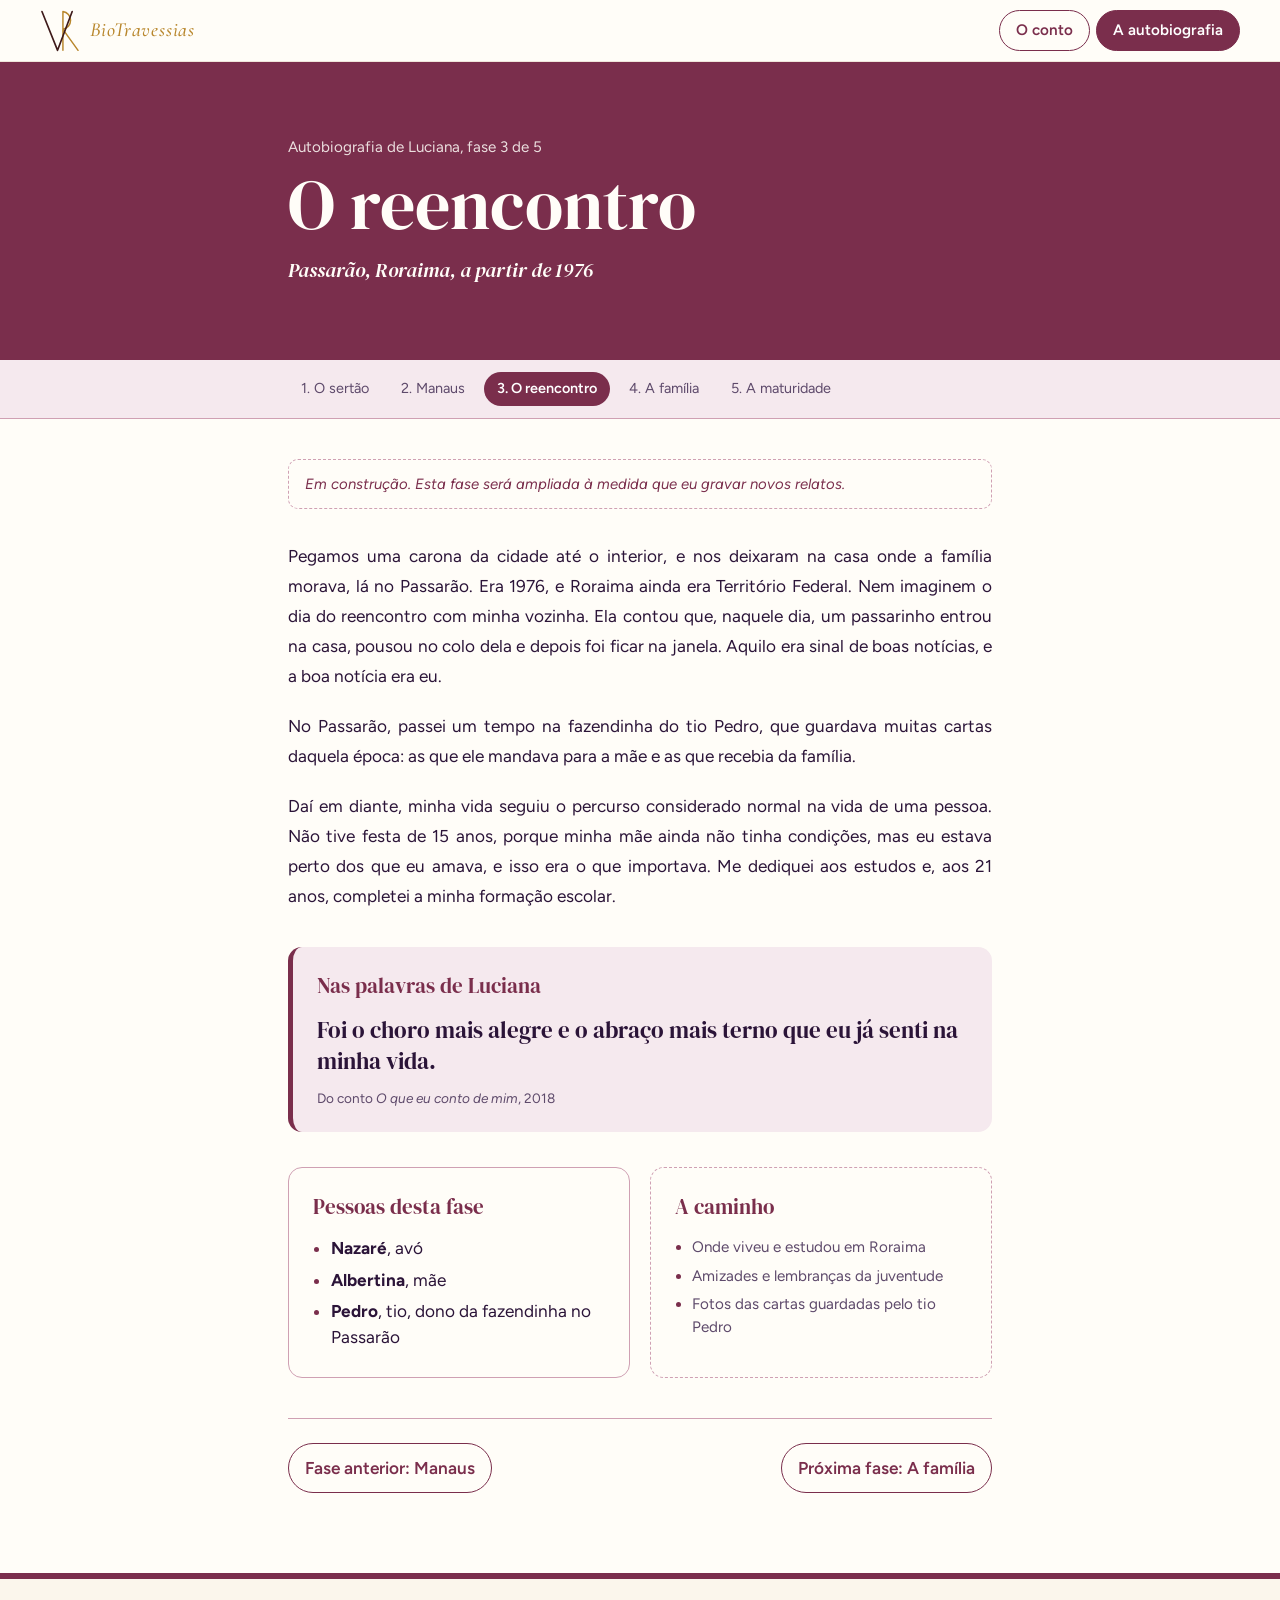
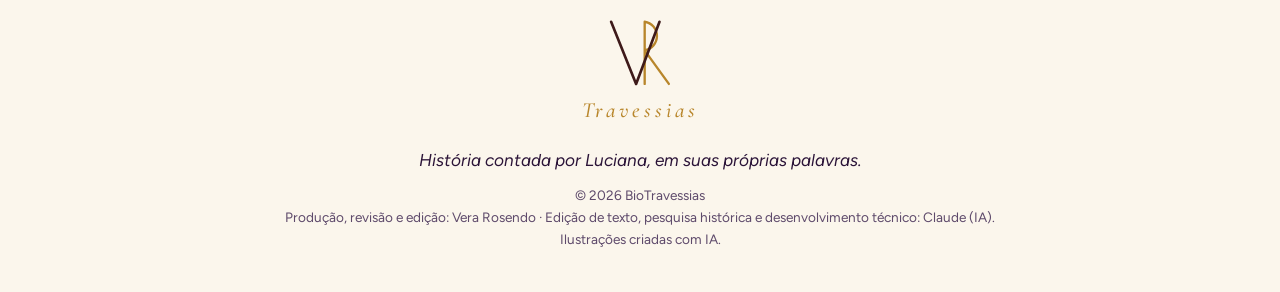
<file: fase-3-reencontro.html>
<!DOCTYPE html>
<html lang="pt-BR">
<head>
  <meta charset="UTF-8">
  <meta name="viewport" content="width=device-width, initial-scale=1">
  <title>O reencontro | Autobiografia de Luciana | BioTravessias</title>
  <meta name="description" content="Autobiografia de Luciana, fase 3: O reencontro. Passarão, Roraima, a partir de 1976.">
  <meta property="og:type" content="article">
  <meta property="og:site_name" content="BioTravessias">
  <meta property="og:locale" content="pt_BR">
  <meta property="og:title" content="O reencontro | Autobiografia de Luciana">
  <meta property="og:description" content="Autobiografia de Luciana, fase 3: O reencontro. Passarão, Roraima, a partir de 1976.">
  <meta property="og:url" content="https://contodelu.vercel.app/fase-3-reencontro.html">
  <meta property="og:image" content="https://contodelu.vercel.app/img/compartilhar.jpg">
  <meta property="og:image:width" content="1200">
  <meta property="og:image:height" content="630">
  <meta name="twitter:card" content="summary_large_image">
  <link rel="preconnect" href="https://fonts.googleapis.com">
  <link rel="preconnect" href="https://fonts.gstatic.com" crossorigin>
  <link href="https://fonts.googleapis.com/css2?family=DM+Serif+Display:ital@0;1&family=Figtree:ital,wght@0,400;0,600;0,700;1,400&family=Cormorant+Garamond:ital,wght@1,500&display=swap" rel="stylesheet">
  <link rel="stylesheet" href="css/fases.css?v=2">
</head>
<body class="fase fase--vinho">

  <header class="marca">
    <a class="marca__link" href="index.html" aria-label="Voltar ao conto de Luciana">
      <svg class="monograma" viewBox="115 95 410 430" aria-hidden="true">
        <g fill="none" stroke-linecap="round" stroke-linejoin="round">
          <path d="M350 110 V508 M350 110 A92 92 0 0 1 350 292 M352 296 L505 508" stroke="#B8862B" stroke-width="15"/>
          <path d="M135 110 L295 508 L445 110" stroke="#3E1A1A" stroke-width="17"/>
        </g>
      </svg>
      <span class="marca__nome">BioTravessias</span>
    </a>
    <nav class="menu" aria-label="Seções do site">
      <a class="menu__item" href="index.html">O conto</a>
      <a class="menu__item" href="fase-1-sertao.html" aria-current="page">A autobiografia</a>
    </nav>
  </header>

  <section class="abertura">
    <p class="abertura__serie">Autobiografia de Luciana, fase 3 de 5</p>
    <h1 class="abertura__titulo">O reencontro</h1>
    <p class="abertura__periodo">Passarão, Roraima, a partir de 1976</p>
  </section>

  <nav class="fases" aria-label="Fases da autobiografia">
    <ol>
        <li><a href="fase-1-sertao.html">1. O sertão</a></li>
        <li><a href="fase-2-manaus.html">2. Manaus</a></li>
        <li><a href="fase-3-reencontro.html" aria-current="page">3. O reencontro</a></li>
        <li><a href="fase-4-familia.html">4. A família</a></li>
        <li><a href="fase-5-maturidade.html">5. A maturidade</a></li>
    </ol>
  </nav>

  <main class="texto">
    <p class="obra">Em construção. Esta fase será ampliada à medida que eu gravar novos relatos.</p>

    <p>Pegamos uma carona da cidade até o interior, e nos deixaram na casa onde a família morava, lá no Passarão. Era 1976, e Roraima ainda era Território Federal. Nem imaginem o dia do reencontro com minha vozinha. Ela contou que, naquele dia, um passarinho entrou na casa, pousou no colo dela e depois foi ficar na janela. Aquilo era sinal de boas notícias, e a boa notícia era eu.</p>
    <p>No Passarão, passei um tempo na fazendinha do tio Pedro, que guardava muitas cartas daquela época: as que ele mandava para a mãe e as que recebia da família.</p>
    <p>Daí em diante, minha vida seguiu o percurso considerado normal na vida de uma pessoa. Não tive festa de 15 anos, porque minha mãe ainda não tinha condições, mas eu estava perto dos que eu amava, e isso era o que importava. Me dediquei aos estudos e, aos 21 anos, completei a minha formação escolar.</p>

    <aside class="box box--fala">
      <h2 class="box__titulo">Nas palavras de Luciana</h2>
      <blockquote><p>Foi o choro mais alegre e o abraço mais terno que eu já senti na minha vida.</p></blockquote>
      <p class="box__fonte">Do conto <em>O que eu conto de mim</em>, 2018</p>
    </aside>

    <div class="boxes">
      <aside class="box box--pessoas">
        <h2 class="box__titulo">Pessoas desta fase</h2>
        <ul>
          <li><strong>Nazaré</strong>, avó</li>
          <li><strong>Albertina</strong>, mãe</li>
          <li><strong>Pedro</strong>, tio, dono da fazendinha no Passarão</li>
        </ul>
      </aside>
      <aside class="box box--falta">
        <h2 class="box__titulo">A caminho</h2>
        <ul>
          <li>Onde viveu e estudou em Roraima</li>
          <li>Amizades e lembranças da juventude</li>
          <li>Fotos das cartas guardadas pelo tio Pedro</li>
        </ul>
      </aside>
    </div>

    <nav class="passos" aria-label="Navegação entre fases">
      <a class="passo passo--ant" href="fase-2-manaus.html">Fase anterior: Manaus</a>
      <a class="passo passo--prox" href="fase-4-familia.html">Próxima fase: A família</a>
    </nav>
  </main>

  <footer class="rodape">
    <div class="rodape__marca">
      <svg class="monograma monograma--grande" viewBox="115 95 410 430" aria-hidden="true">
        <g fill="none" stroke-linecap="round" stroke-linejoin="round">
          <path d="M350 110 V508 M350 110 A92 92 0 0 1 350 292 M352 296 L505 508" stroke="#B8862B" stroke-width="15"/>
          <path d="M135 110 L295 508 L445 110" stroke="#3E1A1A" stroke-width="17"/>
        </g>
      </svg>
      <p class="rodape__nome">Travessias</p>
    </div>
    <p class="rodape__autoria">História contada por Luciana, em suas próprias palavras.</p>
    <p class="rodape__credito">© 2026 BioTravessias<br>
      Produção, revisão e edição: Vera Rosendo · Edição de texto, pesquisa histórica e desenvolvimento técnico: Claude (IA).<br>
      Ilustrações criadas com IA.</p>
  </footer>

</body>
</html>
</file>
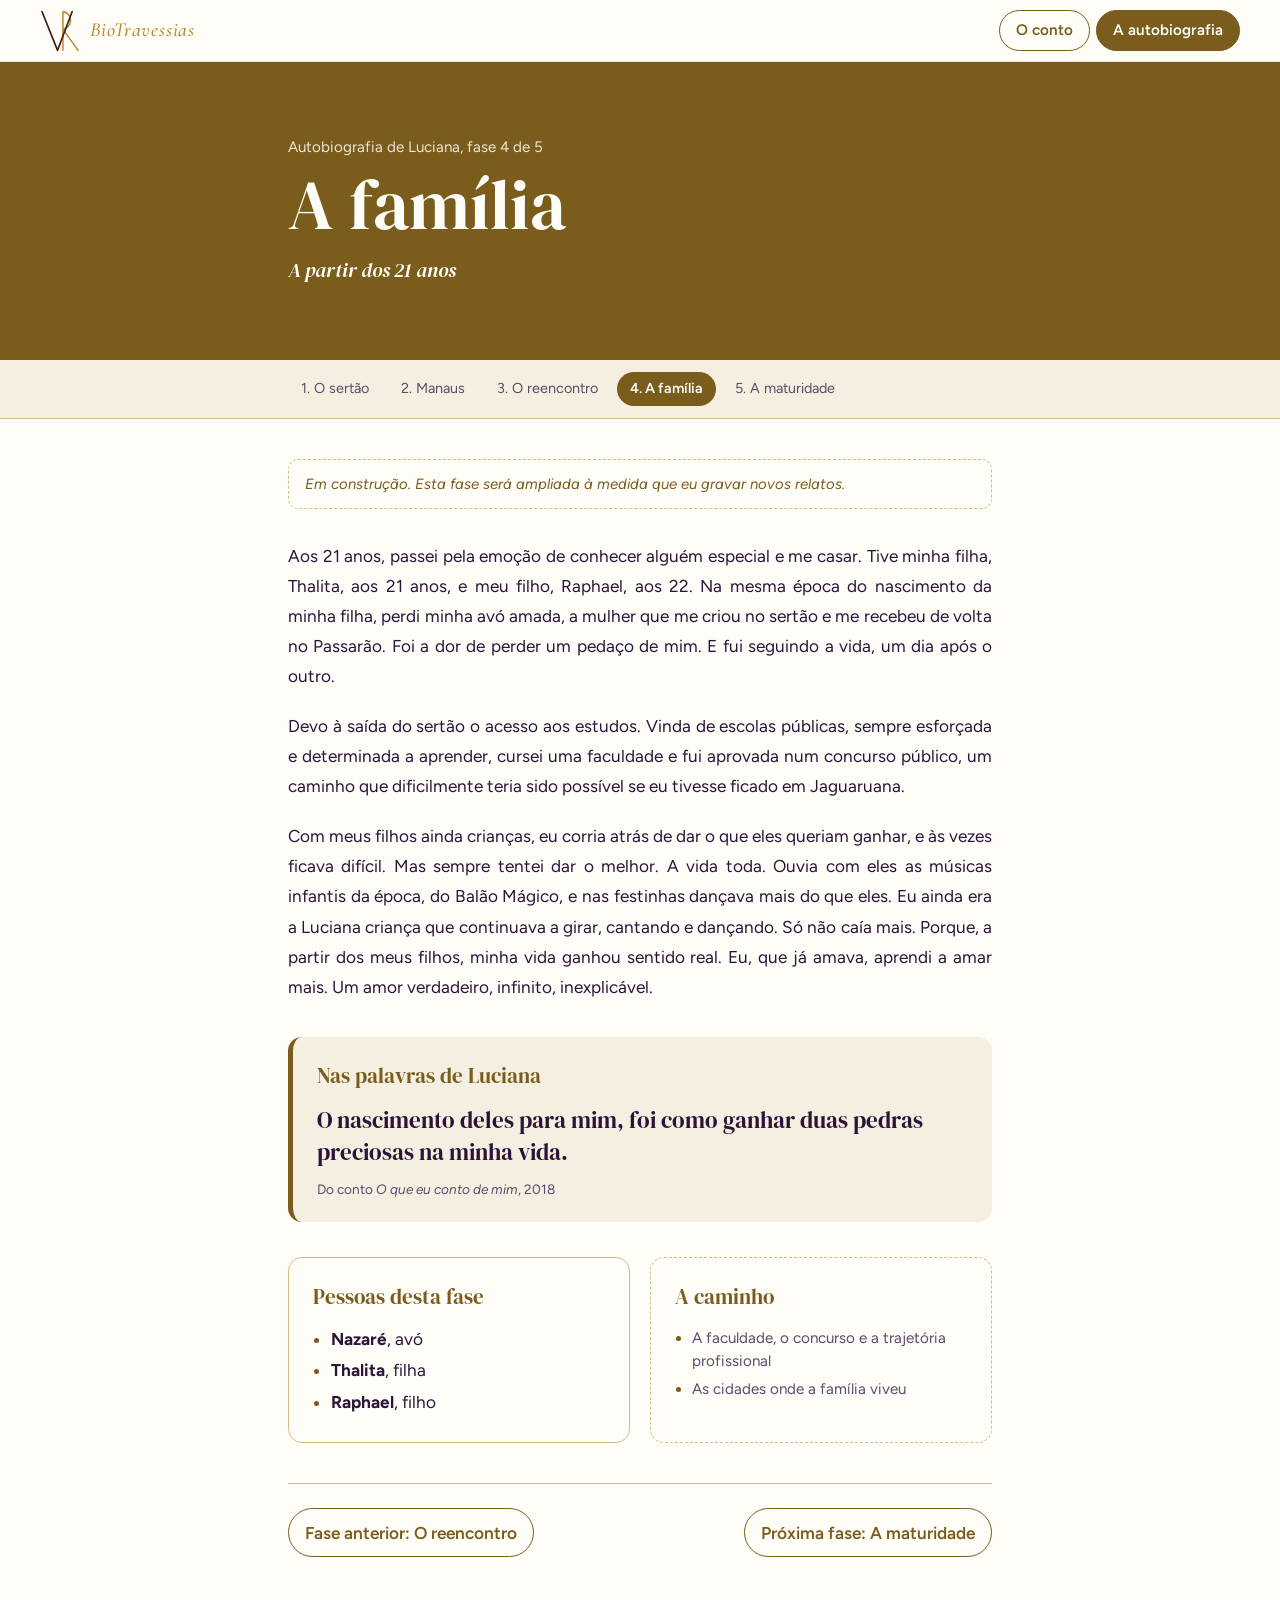
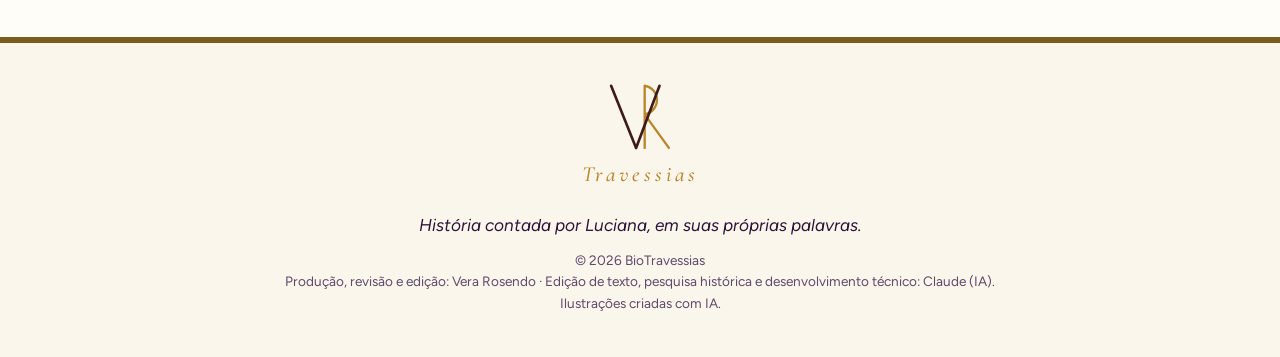
<file: fase-4-familia.html>
<!DOCTYPE html>
<html lang="pt-BR">
<head>
  <meta charset="UTF-8">
  <meta name="viewport" content="width=device-width, initial-scale=1">
  <title>A família | Autobiografia de Luciana | BioTravessias</title>
  <meta name="description" content="Autobiografia de Luciana, fase 4: A família. A partir dos 21 anos.">
  <meta property="og:type" content="article">
  <meta property="og:site_name" content="BioTravessias">
  <meta property="og:locale" content="pt_BR">
  <meta property="og:title" content="A família | Autobiografia de Luciana">
  <meta property="og:description" content="Autobiografia de Luciana, fase 4: A família. A partir dos 21 anos.">
  <meta property="og:url" content="https://contodelu.vercel.app/fase-4-familia.html">
  <meta property="og:image" content="https://contodelu.vercel.app/img/compartilhar.jpg">
  <meta property="og:image:width" content="1200">
  <meta property="og:image:height" content="630">
  <meta name="twitter:card" content="summary_large_image">
  <link rel="preconnect" href="https://fonts.googleapis.com">
  <link rel="preconnect" href="https://fonts.gstatic.com" crossorigin>
  <link href="https://fonts.googleapis.com/css2?family=DM+Serif+Display:ital@0;1&family=Figtree:ital,wght@0,400;0,600;0,700;1,400&family=Cormorant+Garamond:ital,wght@1,500&display=swap" rel="stylesheet">
  <link rel="stylesheet" href="css/fases.css?v=2">
</head>
<body class="fase fase--ocre">

  <header class="marca">
    <a class="marca__link" href="index.html" aria-label="Voltar ao conto de Luciana">
      <svg class="monograma" viewBox="115 95 410 430" aria-hidden="true">
        <g fill="none" stroke-linecap="round" stroke-linejoin="round">
          <path d="M350 110 V508 M350 110 A92 92 0 0 1 350 292 M352 296 L505 508" stroke="#B8862B" stroke-width="15"/>
          <path d="M135 110 L295 508 L445 110" stroke="#3E1A1A" stroke-width="17"/>
        </g>
      </svg>
      <span class="marca__nome">BioTravessias</span>
    </a>
    <nav class="menu" aria-label="Seções do site">
      <a class="menu__item" href="index.html">O conto</a>
      <a class="menu__item" href="fase-1-sertao.html" aria-current="page">A autobiografia</a>
    </nav>
  </header>

  <section class="abertura">
    <p class="abertura__serie">Autobiografia de Luciana, fase 4 de 5</p>
    <h1 class="abertura__titulo">A família</h1>
    <p class="abertura__periodo">A partir dos 21 anos</p>
  </section>

  <nav class="fases" aria-label="Fases da autobiografia">
    <ol>
        <li><a href="fase-1-sertao.html">1. O sertão</a></li>
        <li><a href="fase-2-manaus.html">2. Manaus</a></li>
        <li><a href="fase-3-reencontro.html">3. O reencontro</a></li>
        <li><a href="fase-4-familia.html" aria-current="page">4. A família</a></li>
        <li><a href="fase-5-maturidade.html">5. A maturidade</a></li>
    </ol>
  </nav>

  <main class="texto">
    <p class="obra">Em construção. Esta fase será ampliada à medida que eu gravar novos relatos.</p>

    <p>Aos 21 anos, passei pela emoção de conhecer alguém especial e me casar. Tive minha filha, Thalita, aos 21 anos, e meu filho, Raphael, aos 22. Na mesma época do nascimento da minha filha, perdi minha avó amada, a mulher que me criou no sertão e me recebeu de volta no Passarão. Foi a dor de perder um pedaço de mim. E fui seguindo a vida, um dia após o outro.</p>
    <p>Devo à saída do sertão o acesso aos estudos. Vinda de escolas públicas, sempre esforçada e determinada a aprender, cursei uma faculdade e fui aprovada num concurso público, um caminho que dificilmente teria sido possível se eu tivesse ficado em Jaguaruana.</p>
    <p>Com meus filhos ainda crianças, eu corria atrás de dar o que eles queriam ganhar, e às vezes ficava difícil. Mas sempre tentei dar o melhor. A vida toda. Ouvia com eles as músicas infantis da época, do Balão Mágico, e nas festinhas dançava mais do que eles. Eu ainda era a Luciana criança que continuava a girar, cantando e dançando. Só não caía mais. Porque, a partir dos meus filhos, minha vida ganhou sentido real. Eu, que já amava, aprendi a amar mais. Um amor verdadeiro, infinito, inexplicável.</p>

    <aside class="box box--fala">
      <h2 class="box__titulo">Nas palavras de Luciana</h2>
      <blockquote><p>O nascimento deles para mim, foi como ganhar duas pedras preciosas na minha vida.</p></blockquote>
      <p class="box__fonte">Do conto <em>O que eu conto de mim</em>, 2018</p>
    </aside>

    <div class="boxes">
      <aside class="box box--pessoas">
        <h2 class="box__titulo">Pessoas desta fase</h2>
        <ul>
          <li><strong>Nazaré</strong>, avó</li>
          <li><strong>Thalita</strong>, filha</li>
          <li><strong>Raphael</strong>, filho</li>
        </ul>
      </aside>
      <aside class="box box--falta">
        <h2 class="box__titulo">A caminho</h2>
        <ul>
          <li>A faculdade, o concurso e a trajetória profissional</li>
          <li>As cidades onde a família viveu</li>
        </ul>
      </aside>
    </div>

    <nav class="passos" aria-label="Navegação entre fases">
      <a class="passo passo--ant" href="fase-3-reencontro.html">Fase anterior: O reencontro</a>
      <a class="passo passo--prox" href="fase-5-maturidade.html">Próxima fase: A maturidade</a>
    </nav>
  </main>

  <footer class="rodape">
    <div class="rodape__marca">
      <svg class="monograma monograma--grande" viewBox="115 95 410 430" aria-hidden="true">
        <g fill="none" stroke-linecap="round" stroke-linejoin="round">
          <path d="M350 110 V508 M350 110 A92 92 0 0 1 350 292 M352 296 L505 508" stroke="#B8862B" stroke-width="15"/>
          <path d="M135 110 L295 508 L445 110" stroke="#3E1A1A" stroke-width="17"/>
        </g>
      </svg>
      <p class="rodape__nome">Travessias</p>
    </div>
    <p class="rodape__autoria">História contada por Luciana, em suas próprias palavras.</p>
    <p class="rodape__credito">© 2026 BioTravessias<br>
      Produção, revisão e edição: Vera Rosendo · Edição de texto, pesquisa histórica e desenvolvimento técnico: Claude (IA).<br>
      Ilustrações criadas com IA.</p>
  </footer>

</body>
</html>
</file>
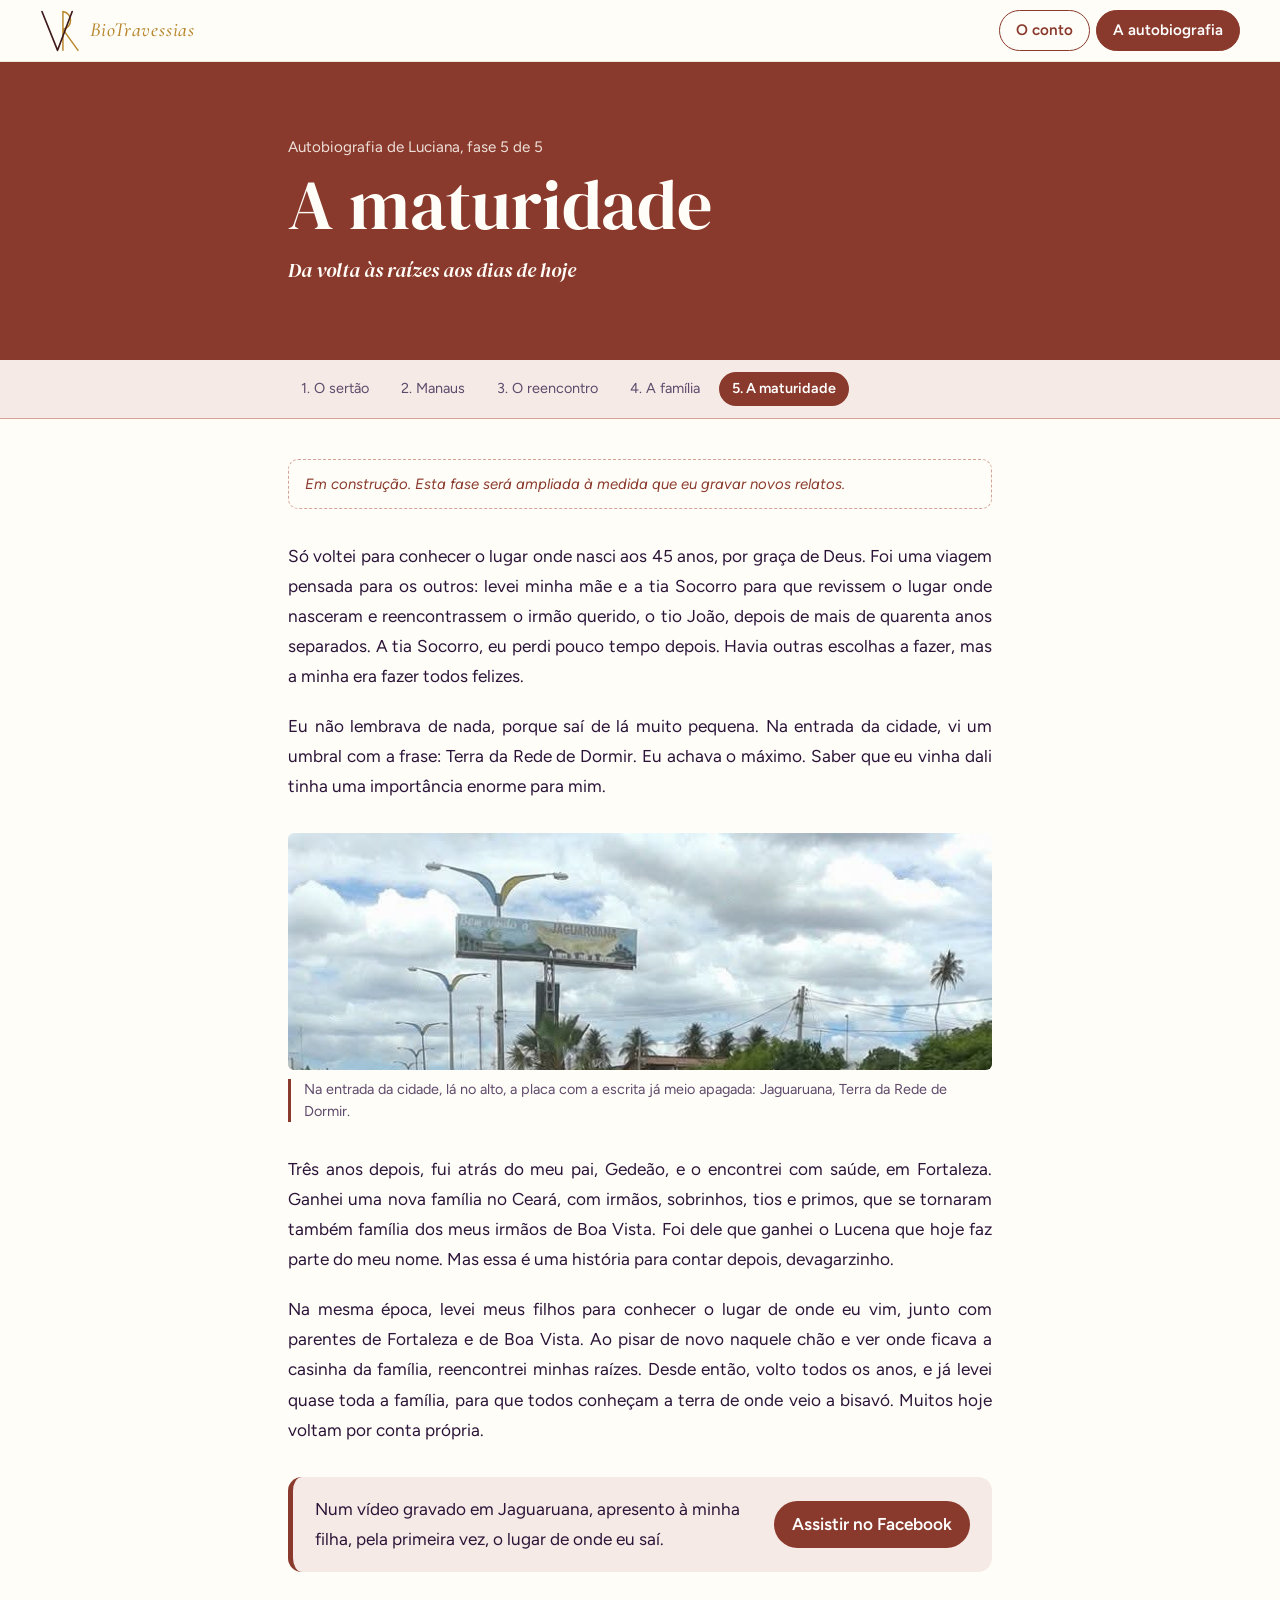
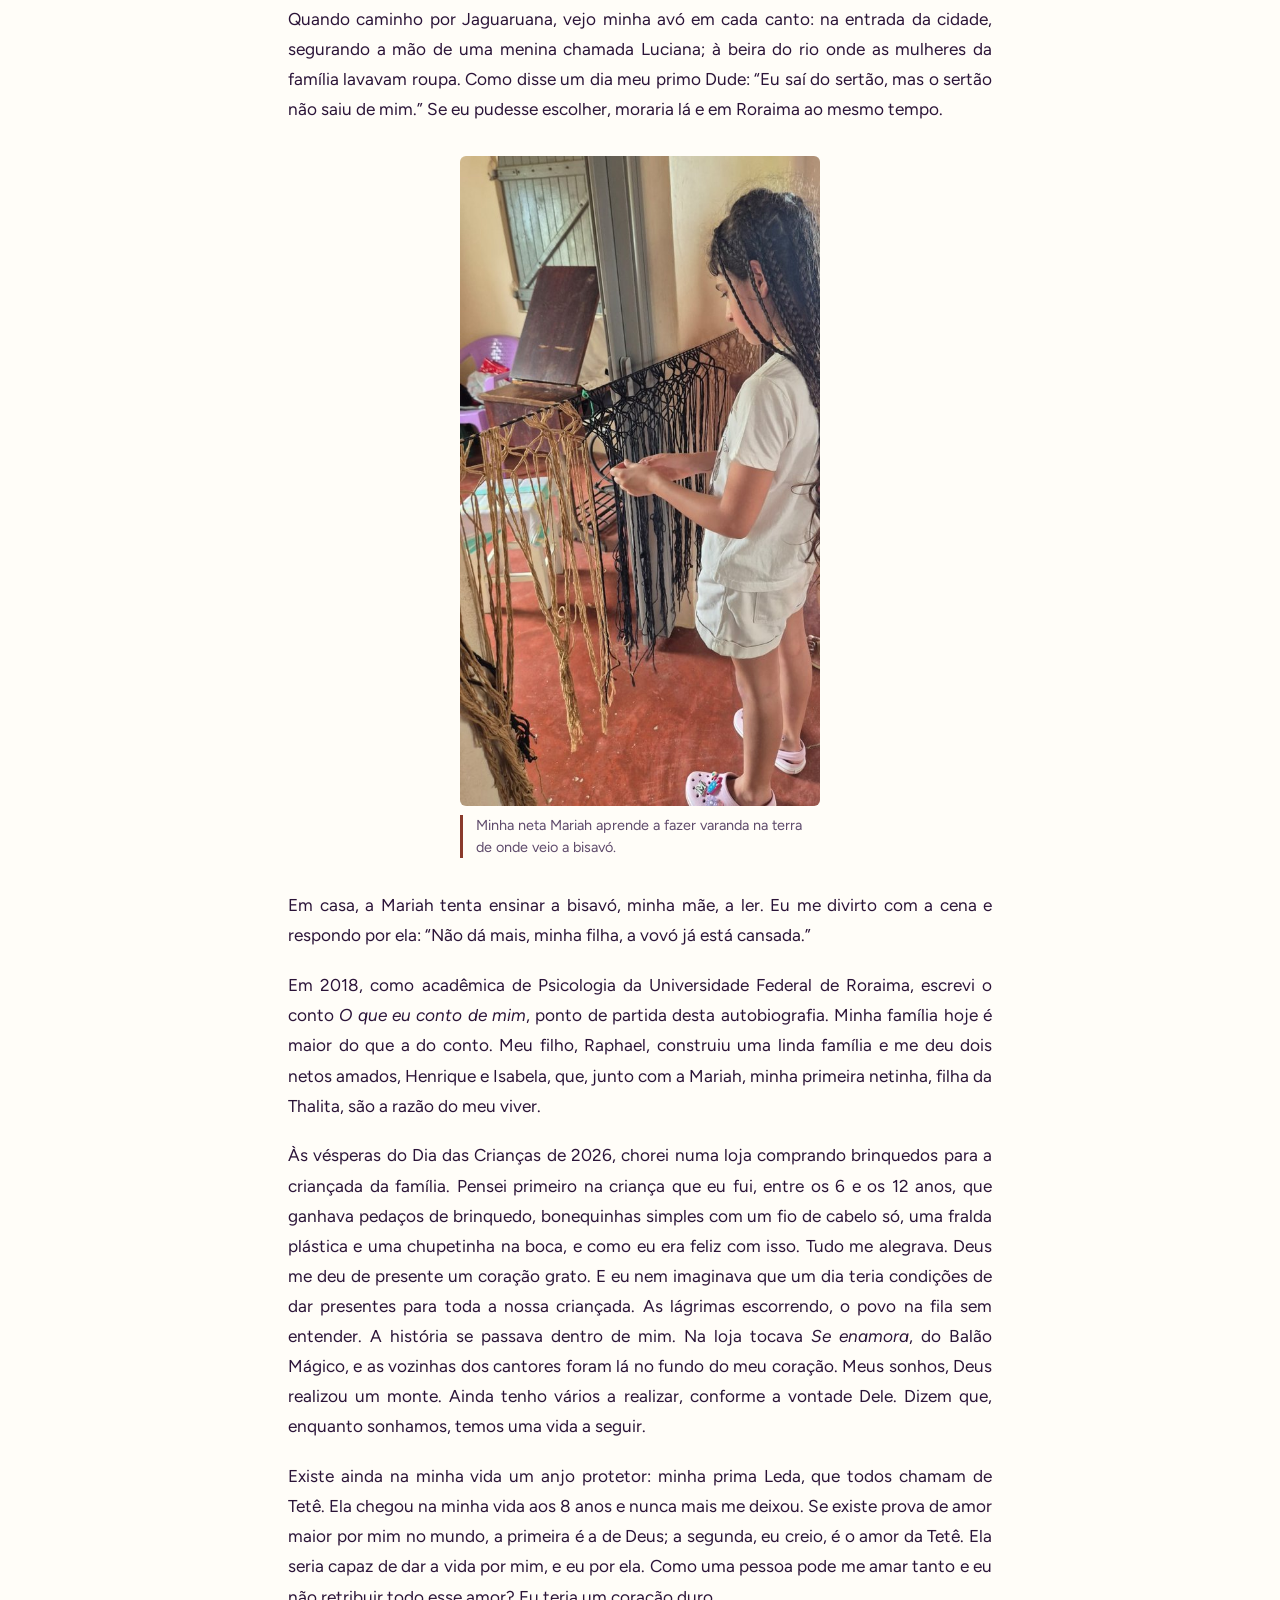
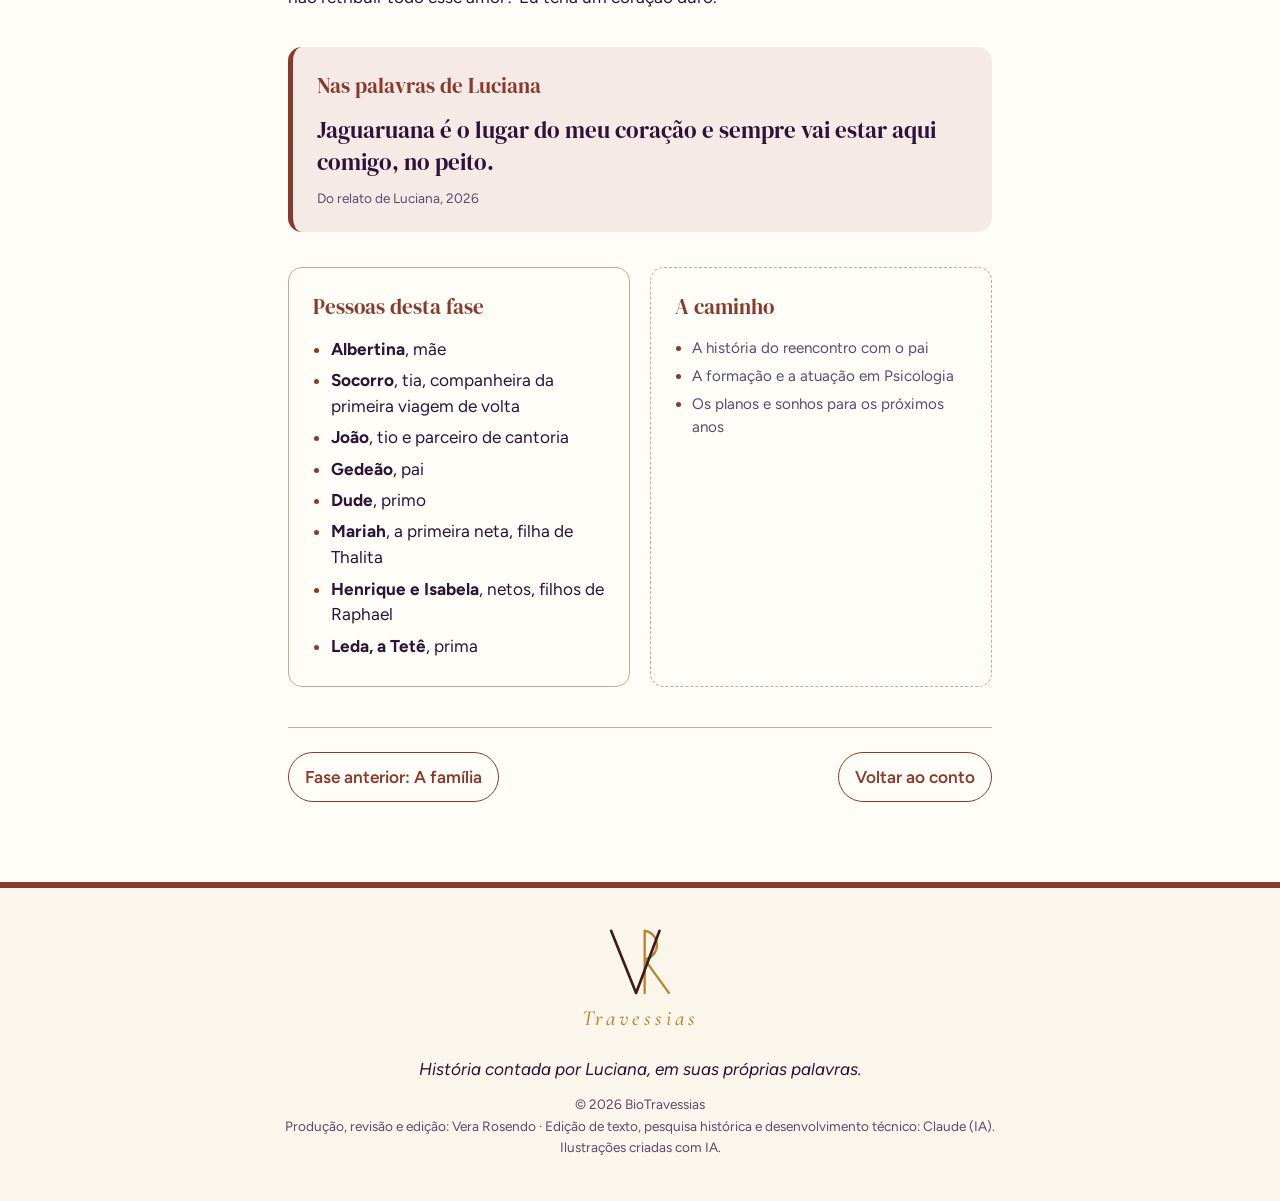
<file: fase-5-maturidade.html>
<!DOCTYPE html>
<html lang="pt-BR">
<head>
  <meta charset="UTF-8">
  <meta name="viewport" content="width=device-width, initial-scale=1">
  <title>A maturidade | Autobiografia de Luciana | BioTravessias</title>
  <meta name="description" content="Autobiografia de Luciana, fase 5: A maturidade. Da volta às raízes aos dias de hoje.">
  <meta property="og:type" content="article">
  <meta property="og:site_name" content="BioTravessias">
  <meta property="og:locale" content="pt_BR">
  <meta property="og:title" content="A maturidade | Autobiografia de Luciana">
  <meta property="og:description" content="Autobiografia de Luciana, fase 5: A maturidade. Da volta às raízes aos dias de hoje.">
  <meta property="og:url" content="https://contodelu.vercel.app/fase-5-maturidade.html">
  <meta property="og:image" content="https://contodelu.vercel.app/img/compartilhar.jpg">
  <meta property="og:image:width" content="1200">
  <meta property="og:image:height" content="630">
  <meta name="twitter:card" content="summary_large_image">
  <link rel="preconnect" href="https://fonts.googleapis.com">
  <link rel="preconnect" href="https://fonts.gstatic.com" crossorigin>
  <link href="https://fonts.googleapis.com/css2?family=DM+Serif+Display:ital@0;1&family=Figtree:ital,wght@0,400;0,600;0,700;1,400&family=Cormorant+Garamond:ital,wght@1,500&display=swap" rel="stylesheet">
  <link rel="stylesheet" href="css/fases.css?v=2">
</head>
<body class="fase fase--tijolo">

  <header class="marca">
    <a class="marca__link" href="index.html" aria-label="Voltar ao conto de Luciana">
      <svg class="monograma" viewBox="115 95 410 430" aria-hidden="true">
        <g fill="none" stroke-linecap="round" stroke-linejoin="round">
          <path d="M350 110 V508 M350 110 A92 92 0 0 1 350 292 M352 296 L505 508" stroke="#B8862B" stroke-width="15"/>
          <path d="M135 110 L295 508 L445 110" stroke="#3E1A1A" stroke-width="17"/>
        </g>
      </svg>
      <span class="marca__nome">BioTravessias</span>
    </a>
    <nav class="menu" aria-label="Seções do site">
      <a class="menu__item" href="index.html">O conto</a>
      <a class="menu__item" href="fase-1-sertao.html" aria-current="page">A autobiografia</a>
    </nav>
  </header>

  <section class="abertura">
    <p class="abertura__serie">Autobiografia de Luciana, fase 5 de 5</p>
    <h1 class="abertura__titulo">A maturidade</h1>
    <p class="abertura__periodo">Da volta às raízes aos dias de hoje</p>
  </section>

  <nav class="fases" aria-label="Fases da autobiografia">
    <ol>
        <li><a href="fase-1-sertao.html">1. O sertão</a></li>
        <li><a href="fase-2-manaus.html">2. Manaus</a></li>
        <li><a href="fase-3-reencontro.html">3. O reencontro</a></li>
        <li><a href="fase-4-familia.html">4. A família</a></li>
        <li><a href="fase-5-maturidade.html" aria-current="page">5. A maturidade</a></li>
    </ol>
  </nav>

  <main class="texto">
    <p class="obra">Em construção. Esta fase será ampliada à medida que eu gravar novos relatos.</p>

    <p>Só voltei para conhecer o lugar onde nasci aos 45 anos, por graça de Deus. Foi uma viagem pensada para os outros: levei minha mãe e a tia Socorro para que revissem o lugar onde nasceram e reencontrassem o irmão querido, o tio João, depois de mais de quarenta anos separados. A tia Socorro, eu perdi pouco tempo depois. Havia outras escolhas a fazer, mas a minha era fazer todos felizes.</p>
    <p>Eu não lembrava de nada, porque saí de lá muito pequena. Na entrada da cidade, vi um umbral com a frase: Terra da Rede de Dormir. Eu achava o máximo. Saber que eu vinha dali tinha uma importância enorme para mim.</p>

    <figure class="foto">
      <img src="img/jaguaruana-entrada.jpg" alt="Avenida de entrada de Jaguaruana sob céu nublado, com postes, coqueiros e, no alto, a placa de boas-vindas, de letras desbotadas, com o nome da cidade." width="720" height="242" loading="lazy">
      <figcaption>Na entrada da cidade, lá no alto, a placa com a escrita já meio apagada: Jaguaruana, Terra da Rede de Dormir.</figcaption>
    </figure>

    <p>Três anos depois, fui atrás do meu pai, Gedeão, e o encontrei com saúde, em Fortaleza. Ganhei uma nova família no Ceará, com irmãos, sobrinhos, tios e primos, que se tornaram também família dos meus irmãos de Boa Vista. Foi dele que ganhei o Lucena que hoje faz parte do meu nome. Mas essa é uma história para contar depois, devagarzinho.</p>
    <p>Na mesma época, levei meus filhos para conhecer o lugar de onde eu vim, junto com parentes de Fortaleza e de Boa Vista. Ao pisar de novo naquele chão e ver onde ficava a casinha da família, reencontrei minhas raízes. Desde então, volto todos os anos, e já levei quase toda a família, para que todos conheçam a terra de onde veio a bisavó. Muitos hoje voltam por conta própria.</p>

    <aside class="link-video">
      <p class="link-video__texto">Num vídeo gravado em Jaguaruana, apresento à minha filha, pela primeira vez, o lugar de onde eu saí.</p>
      <a class="link-video__botao" href="https://www.facebook.com/luciana.siqueira3/videos/2069674869745132/" target="_blank" rel="noopener">Assistir no Facebook</a>
    </aside>

    <p>Quando caminho por Jaguaruana, vejo minha avó em cada canto: na entrada da cidade, segurando a mão de uma menina chamada Luciana; à beira do rio onde as mulheres da família lavavam roupa. Como disse um dia meu primo Dude: “Eu saí do sertão, mas o sertão não saiu de mim.” Se eu pudesse escolher, moraria lá e em Roraima ao mesmo tempo.</p>

    <figure class="foto foto--retrato">
      <img src="img/mariah-varanda.jpg" alt="A neta Mariah, de longas tranças, trabalha nos fios de uma varanda de rede presa à parede." width="554" height="1000" loading="lazy">
      <figcaption>Minha neta Mariah aprende a fazer varanda na terra de onde veio a bisavó.</figcaption>
    </figure>

    <p>Em casa, a Mariah tenta ensinar a bisavó, minha mãe, a ler. Eu me divirto com a cena e respondo por ela: “Não dá mais, minha filha, a vovó já está cansada.”</p>
    <p>Em 2018, como acadêmica de Psicologia da Universidade Federal de Roraima, escrevi o conto <em>O que eu conto de mim</em>, ponto de partida desta autobiografia. Minha família hoje é maior do que a do conto. Meu filho, Raphael, construiu uma linda família e me deu dois netos amados, Henrique e Isabela, que, junto com a Mariah, minha primeira netinha, filha da Thalita, são a razão do meu viver.</p>
    <p>Às vésperas do Dia das Crianças de 2026, chorei numa loja comprando brinquedos para a criançada da família. Pensei primeiro na criança que eu fui, entre os 6 e os 12 anos, que ganhava pedaços de brinquedo, bonequinhas simples com um fio de cabelo só, uma fralda plástica e uma chupetinha na boca, e como eu era feliz com isso. Tudo me alegrava. Deus me deu de presente um coração grato. E eu nem imaginava que um dia teria condições de dar presentes para toda a nossa criançada. As lágrimas escorrendo, o povo na fila sem entender. A história se passava dentro de mim. Na loja tocava <em>Se enamora</em>, do Balão Mágico, e as vozinhas dos cantores foram lá no fundo do meu coração. Meus sonhos, Deus realizou um monte. Ainda tenho vários a realizar, conforme a vontade Dele. Dizem que, enquanto sonhamos, temos uma vida a seguir.</p>
    <p>Existe ainda na minha vida um anjo protetor: minha prima Leda, que todos chamam de Tetê. Ela chegou na minha vida aos 8 anos e nunca mais me deixou. Se existe prova de amor maior por mim no mundo, a primeira é a de Deus; a segunda, eu creio, é o amor da Tetê. Ela seria capaz de dar a vida por mim, e eu por ela. Como uma pessoa pode me amar tanto e eu não retribuir todo esse amor? Eu teria um coração duro.</p>

    <aside class="box box--fala">
      <h2 class="box__titulo">Nas palavras de Luciana</h2>
      <blockquote><p>Jaguaruana é o lugar do meu coração e sempre vai estar aqui comigo, no peito.</p></blockquote>
      <p class="box__fonte">Do relato de Luciana, 2026</p>
    </aside>

    <div class="boxes">
      <aside class="box box--pessoas">
        <h2 class="box__titulo">Pessoas desta fase</h2>
        <ul>
          <li><strong>Albertina</strong>, mãe</li>
          <li><strong>Socorro</strong>, tia, companheira da primeira viagem de volta</li>
          <li><strong>João</strong>, tio e parceiro de cantoria</li>
          <li><strong>Gedeão</strong>, pai</li>
          <li><strong>Dude</strong>, primo</li>
          <li><strong>Mariah</strong>, a primeira neta, filha de Thalita</li>
          <li><strong>Henrique e Isabela</strong>, netos, filhos de Raphael</li>
          <li><strong>Leda, a Tetê</strong>, prima</li>
        </ul>
      </aside>
      <aside class="box box--falta">
        <h2 class="box__titulo">A caminho</h2>
        <ul>
          <li>A história do reencontro com o pai</li>
          <li>A formação e a atuação em Psicologia</li>
          <li>Os planos e sonhos para os próximos anos</li>
        </ul>
      </aside>
    </div>

    <nav class="passos" aria-label="Navegação entre fases">
      <a class="passo passo--ant" href="fase-4-familia.html">Fase anterior: A família</a>
      <a class="passo passo--prox" href="index.html">Voltar ao conto</a>
    </nav>
  </main>

  <footer class="rodape">
    <div class="rodape__marca">
      <svg class="monograma monograma--grande" viewBox="115 95 410 430" aria-hidden="true">
        <g fill="none" stroke-linecap="round" stroke-linejoin="round">
          <path d="M350 110 V508 M350 110 A92 92 0 0 1 350 292 M352 296 L505 508" stroke="#B8862B" stroke-width="15"/>
          <path d="M135 110 L295 508 L445 110" stroke="#3E1A1A" stroke-width="17"/>
        </g>
      </svg>
      <p class="rodape__nome">Travessias</p>
    </div>
    <p class="rodape__autoria">História contada por Luciana, em suas próprias palavras.</p>
    <p class="rodape__credito">© 2026 BioTravessias<br>
      Produção, revisão e edição: Vera Rosendo · Edição de texto, pesquisa histórica e desenvolvimento técnico: Claude (IA).<br>
      Ilustrações criadas com IA.</p>
  </footer>

</body>
</html>
</file>
<file: css/style.css>
/* BioTravessias | Luciana
   Paleta "cores vivas do Axé": sol, turquesa do mar, coral, pink e roxo. */

:root {
  --sol: #F7B500;
  --turquesa: #00979C;
  --coral: #FF5A45;
  --pink: #E0287A;
  --roxo: #4F1F78;
  --tinta: #2B1438;        /* texto principal, roxo quase preto */
  --tinta-suave: #5E4A6B;
  --papel: #FFFDF8;
  --papel-sol: #FFF3D1;
  --marrom-vr: #3E1A1A;
  --dourado-vr: #B8862B;

  --titulo: "DM Serif Display", Georgia, "Times New Roman", serif;
  --corpo: "Figtree", "Segoe UI", Arial, sans-serif;

  --medida: 68ch;
  --cor: var(--sol);
}

*, *::before, *::after { box-sizing: border-box; }

html { scroll-behavior: smooth; scroll-padding-top: 1.5rem; }

body {
  margin: 0;
  background: var(--papel);
  color: var(--tinta);
  font-family: var(--corpo);
  font-size: 1.075rem;
  line-height: 1.7;
}

/* Texto corrido: sempre justificado com hifenização */
p {
  text-align: justify;
  -webkit-hyphens: auto;
  hyphens: auto;
  margin: 0 0 1.1em;
}

a { color: inherit; }
:focus-visible { outline: 3px solid var(--turquesa); outline-offset: 3px; border-radius: 4px; }

/* Cores por capítulo */
[data-cor="sol"]      { --cor: var(--sol);      --cor-texto: #7A5600; }
[data-cor="turquesa"] { --cor: var(--turquesa); --cor-texto: #006E72; }
[data-cor="coral"]    { --cor: var(--coral);    --cor-texto: #C23422; }
[data-cor="pink"]     { --cor: var(--pink);     --cor-texto: #B01C5E; }
[data-cor="roxo"]     { --cor: var(--roxo);     --cor-texto: var(--roxo); }

/* ---------- Barra de marca ---------- */
.marca {
  background: var(--papel);
  padding: .6rem clamp(1rem, 4vw, 2.5rem);
  border-bottom: 1px solid #EFE6DA;
}
.marca__link {
  display: inline-flex;
  align-items: center;
  gap: .6rem;
  text-decoration: none;
}
.monograma { width: 40px; height: 42px; }
.marca__nome {
  font-family: "Cormorant Garamond", Georgia, serif;
  font-style: italic;
  font-weight: 500;
  font-size: 1.25rem;
  color: var(--dourado-vr);
  letter-spacing: .04em;
}

/* ---------- Abertura ---------- */
.hero {
  position: relative;
  overflow: hidden;
  background: var(--roxo);
  color: #FFF8EC;
  display: grid;
  grid-template-columns: minmax(0, 1.25fr) minmax(0, 1fr);
  align-items: center;
  gap: 2rem;
  padding: clamp(3rem, 8vw, 6.5rem) clamp(1.25rem, 5vw, 4rem) clamp(4.5rem, 9vw, 7rem);
}
.hero__pessoa {
  font-family: var(--titulo);
  font-style: italic;
  font-size: clamp(1.4rem, 2.6vw, 1.9rem);
  color: var(--sol);
  margin: 0 0 .3rem;
  text-align: left;
}
.hero__titulo {
  font-family: var(--titulo);
  font-weight: 400;
  font-size: clamp(2.8rem, 7.5vw, 5.8rem);
  line-height: .98;
  margin: 0 0 1.4rem;
  letter-spacing: -.01em;
}
.hero__sub {
  font-size: clamp(1.05rem, 1.6vw, 1.2rem);
  max-width: 34rem;
  color: #F1E4F7;
  margin: 0;
}

/* A roda: o momento memorável da página */
.roda {
  position: relative;
  justify-self: center;
  width: min(100%, 360px);
  aspect-ratio: 1;
}
.roda__anel {
  position: absolute;
  inset: 0;
  border-radius: 50%;
  background: conic-gradient(
    var(--sol) 0 20%, var(--coral) 0 40%, var(--pink) 0 60%,
    var(--turquesa) 0 80%, #FFD95C 0 100%);
  -webkit-mask: radial-gradient(circle, transparent 52%, #000 53%);
          mask: radial-gradient(circle, transparent 52%, #000 53%);
  animation: girar 2.8s cubic-bezier(.2,.7,.2,1) .2s both;
}
.roda__miolo {
  position: absolute;
  inset: 34%;
  border-radius: 50%;
  background: var(--sol);
  box-shadow: 0 0 0 10px rgba(247,181,0,.25);
}
@keyframes girar {
  from { transform: rotate(-540deg) scale(.85); opacity: 0; }
  to   { transform: rotate(0) scale(1); opacity: 1; }
}

/* Fitas coloridas na base da abertura */
.fitas {
  position: absolute;
  left: 0; right: 0; bottom: 0;
  display: flex;
  height: 14px;
}
.fitas span { flex: 1; }
.fitas span:nth-child(1) { background: var(--sol); }
.fitas span:nth-child(2) { background: var(--turquesa); }
.fitas span:nth-child(3) { background: var(--coral); }
.fitas span:nth-child(4) { background: var(--pink); }
.fitas span:nth-child(5) { background: #7A3FB0; }

/* ---------- Estrutura ---------- */
.layout {
  display: grid;
  grid-template-columns: 250px minmax(0, 1fr);
  gap: clamp(2rem, 5vw, 4.5rem);
  max-width: 1120px;
  margin: 0 auto;
  padding: 3.5rem clamp(1rem, 4vw, 2.5rem) 2rem;
}

/* ---------- Linha do tempo ---------- */
.linha {
  position: sticky;
  top: 1.5rem;
  align-self: start;
  max-height: calc(100vh - 3rem);
  overflow-y: auto;
}
.linha__titulo {
  font-family: var(--titulo);
  font-size: 1.3rem;
  margin: 0 0 1rem;
  text-align: left;
}
.linha__lista {
  list-style: none;
  margin: 0;
  padding: 0 0 0 .2rem;
  position: relative;
}
.linha__lista::before {
  content: "";
  position: absolute;
  left: 9px; top: .6rem; bottom: .6rem;
  width: 2px;
  background: #E8DDEB;
}
.linha__lista a {
  position: relative;
  display: block;
  padding: .45rem .5rem .45rem 2rem;
  text-decoration: none;
  border-radius: 8px;
  transition: background-color .2s;
}
.linha__lista a::before {
  content: "";
  position: absolute;
  left: 3px; top: .8rem;
  width: 14px; height: 14px;
  border-radius: 50%;
  background: var(--papel);
  border: 3px solid var(--cor);
  transition: background-color .2s, transform .2s;
}
.linha__meta {
  display: block;
  font-size: .8rem;
  font-weight: 600;
  color: var(--cor-texto);
}
.linha__cap {
  display: block;
  font-size: .95rem;
  line-height: 1.3;
  color: var(--tinta-suave);
}
.linha__lista a:hover { background: #F7F0F8; }
.linha__lista a.ativo::before { background: var(--cor); transform: scale(1.2); }
.linha__lista a.ativo .linha__cap { color: var(--tinta); font-weight: 700; }

/* ---------- Texto ---------- */
.historia { max-width: var(--medida); }

.sobre {
  background: var(--papel-sol);
  border-radius: 18px 18px 18px 4px;
  padding: 1.4rem 1.6rem .5rem;
  margin-bottom: 3.5rem;
  border-left: 6px solid var(--sol);
}
.sobre__titulo {
  font-family: var(--titulo);
  font-weight: 400;
  font-size: 1.45rem;
  margin: 0 0 .6rem;
}
.sobre__nota {
  font-size: .9rem;
  font-style: italic;
  color: var(--tinta-suave);
}

.capitulo {
  padding-bottom: 3.2rem;
  margin-bottom: 3.2rem;
  border-bottom: 1px dashed #E3D6E6;
  scroll-margin-top: 1.5rem;
}
.capitulo__meta {
  display: inline-block;
  background: var(--cor-texto);
  color: #fff;
  font-size: .85rem;
  font-weight: 600;
  padding: .2rem .8rem;
  border-radius: 999px;
  margin-bottom: .8rem;
  text-align: left;
}
.capitulo[data-cor="sol"] .capitulo__meta { background: var(--sol); color: var(--tinta); }
.capitulo__titulo {
  font-family: var(--titulo);
  font-weight: 400;
  font-size: clamp(2rem, 4.2vw, 2.8rem);
  line-height: 1.08;
  margin: 0 0 1.2rem;
  color: var(--tinta);
}
.capitulo__titulo::after {
  content: "";
  display: block;
  width: 64px; height: 6px;
  margin-top: .7rem;
  border-radius: 3px;
  background: var(--cor);
}

.destaque {
  font-family: var(--titulo);
  font-size: 1.55rem;
  line-height: 1.3;
  text-align: left;
  color: var(--cor-texto);
  margin: 1.6rem 0;
  padding-left: 1.2rem;
  border-left: 4px solid var(--cor);
}

cite { font-style: italic; }

/* Marcação discreta do que ainda falta */
.a-caminho {
  font-size: .92rem;
  font-style: italic;
  color: var(--tinta-suave);
  border: 1.5px dashed var(--cor);
  border-radius: 10px;
  padding: .7rem 1rem;
  text-align: left;
}

/* ---------- Boxes ---------- */
.box {
  margin: 2rem 0;
  padding: 1.4rem 1.6rem;
  border-radius: 16px;
}
.box__titulo {
  font-family: var(--titulo);
  font-weight: 400;
  font-size: 1.35rem;
  margin: 0 0 .9rem;
}

.box--pessoas { background: #E6F6F6; }
.pessoas { margin: 0; display: grid; grid-template-columns: 1fr 1fr; gap: .8rem 1.4rem; }
.pessoas dt { font-weight: 700; color: #006E72; }
.pessoas dd { margin: 0; font-size: .93rem; line-height: 1.45; color: var(--tinta-suave); }

.box--fala {
  background: #D93A26;
  color: #fff;
  display: grid;
  grid-template-columns: 1fr 1fr;
  gap: 1rem 1.5rem;
}
.box--fala .box__titulo { grid-column: 1 / -1; margin-bottom: .2rem; }
.box--fala blockquote { margin: 0; }
.fala {
  font-family: var(--titulo);
  font-size: clamp(1.5rem, 3vw, 1.9rem);
  line-height: 1.15;
  text-align: left;
  margin: 0 0 .4rem;
}
.fala__quem { font-size: .9rem; opacity: .92; text-align: left; margin: 0; }

.box--cantiga {
  background: var(--roxo);
  color: #FFF4FB;
  position: relative;
  overflow: hidden;
}
.box--cantiga::after {
  content: "";
  position: absolute;
  right: -60px; top: -60px;
  width: 170px; height: 170px;
  border-radius: 50%;
  border: 18px solid var(--sol);
  opacity: .35;
}
.box--cantiga .box__titulo { color: var(--sol); }
.cantiga {
  font-family: var(--titulo);
  font-style: italic;
  font-size: 1.25rem;
  line-height: 1.5;
  text-align: left;
}
.cantiga__eco { position: relative; z-index: 1; }
.cantiga__fonte { font-size: .8rem; opacity: .75; text-align: left; margin: 0; }

.box--lugares { background: #FDE6EF; }
.lugares { margin: 0; padding-left: 1.3rem; }
.lugares li { margin-bottom: .45rem; line-height: 1.5; }
.lugares li::marker { color: var(--pink); font-weight: 700; }
.lugares strong { color: #B01C5E; }

.box--carta {
  background: var(--papel-sol);
  border: 2px solid var(--sol);
  border-radius: 4px 22px 4px 22px;
}
.box--carta p {
  font-family: var(--titulo);
  font-size: 1.3rem;
  line-height: 1.45;
  margin: 0;
}

/* ---------- Fotos ---------- */
.foto { margin: 2rem 0; }
.foto img, .foto__vazio {
  display: block;
  width: 100%;
  border-radius: 14px;
}
.foto img { height: auto; }
.foto__vazio {
  aspect-ratio: 4 / 3;
  display: grid;
  place-items: center;
  background:
    repeating-linear-gradient(135deg, transparent 0 14px, rgba(255,255,255,.35) 14px 28px),
    var(--cor);
  opacity: .55;
}
.foto__vazio span {
  background: var(--papel);
  color: var(--tinta);
  font-size: .9rem;
  font-weight: 600;
  padding: .35rem .9rem;
  border-radius: 999px;
}
.foto figcaption {
  font-size: .9rem;
  color: var(--tinta-suave);
  margin-top: .55rem;
  padding-left: .8rem;
  border-left: 3px solid var(--cor);
}

.proximos { padding-bottom: 1rem; }
.proximos__titulo {
  font-family: var(--titulo);
  font-weight: 400;
  font-size: 1.6rem;
  margin: 0 0 .5rem;
}

/* ---------- Rodapé ---------- */
.rodape {
  margin-top: 3rem;
  padding: 2.5rem clamp(1rem, 4vw, 2.5rem) 2rem;
  text-align: center;
  background: #FBF6EC;
  border-top: 6px solid var(--sol);
}
.rodape__marca { display: inline-flex; flex-direction: column; align-items: center; }
.monograma--grande { width: 64px; height: 68px; }
.rodape__nome {
  font-family: "Cormorant Garamond", Georgia, serif;
  font-style: italic;
  font-weight: 500;
  font-size: 1.35rem;
  letter-spacing: .18em;
  color: var(--dourado-vr);
  margin: .3rem 0 1rem;
  text-align: center;
}
.rodape__autoria, .rodape__credito { text-align: center; margin: 0 auto .6rem; max-width: 48rem; }
.rodape__autoria { font-style: italic; color: var(--tinta); }
.rodape__credito { font-size: .85rem; color: var(--tinta-suave); line-height: 1.6; }

/* ---------- Celular: a linha do tempo vira chips ---------- */
@media (max-width: 900px) {
  .hero { grid-template-columns: 1fr; }
  .roda { width: 190px; justify-self: start; order: -1; }

  .layout { grid-template-columns: minmax(0, 1fr); padding-top: 0; gap: 0; }

  .linha {
    position: sticky;
    top: 0;
    z-index: 10;
    max-height: none;
    min-width: 0;
    overflow: visible;
    margin: 0 calc(-1 * clamp(1rem, 4vw, 2.5rem)) 2rem;
    background: rgba(255,253,248,.96);
    backdrop-filter: blur(6px);
    border-bottom: 1px solid #EFE6DA;
  }
  .linha__titulo { display: none; }
  .linha__lista {
    display: flex;
    gap: .5rem;
    overflow-x: auto;
    padding: .7rem 1rem;
    scrollbar-width: none;
  }
  .linha__lista::-webkit-scrollbar { display: none; }
  .linha__lista::before { display: none; }
  .linha__lista a {
    white-space: nowrap;
    padding: .35rem .85rem;
    border-radius: 999px;
    border: 2px solid var(--cor);
    background: var(--papel);
  }
  .linha__lista a::before, .linha__meta { display: none; }
  .linha__cap { font-size: .88rem; }
  .linha__lista a.ativo { background: var(--cor); }
  .linha__lista a.ativo .linha__cap { color: #fff; }
  .linha__lista a.ativo[data-cor="sol"] .linha__cap { color: var(--tinta); }

  html { scroll-padding-top: 4.5rem; }
  .capitulo { scroll-margin-top: 4.5rem; }
  .pessoas, .box--fala { grid-template-columns: 1fr; }
}

@media (prefers-reduced-motion: reduce) {
  html { scroll-behavior: auto; }
  .roda__anel { animation: none; }
  * { transition: none !important; }
}

/* ---------- Links para a biografia por fases ---------- */
.proximos__lista {
  list-style: none;
  margin: 1.2rem 0 0;
  padding: 0;
  display: grid;
  gap: .6rem;
}
.proximos__lista a {
  display: flex;
  align-items: baseline;
  gap: .8rem;
  padding: .75rem 1rem;
  border-radius: 12px;
  background: #F7F0F8;
  text-decoration: none;
  font-family: var(--titulo);
  font-size: 1.25rem;
  color: var(--tinta);
}
.proximos__lista a:hover { background: #EFE3F2; }
.proximos__fase {
  font-family: var(--corpo);
  font-size: .85rem;
  font-weight: 700;
  color: var(--roxo);
  min-width: 3.6rem;
}

/* ---------- Menu: O conto / A biografia ---------- */
.marca {
  display: flex;
  align-items: center;
  justify-content: space-between;
  gap: 1rem;
}
.menu { display: flex; gap: .4rem; }
.menu__item {
  font-size: .95rem;
  font-weight: 600;
  text-decoration: none;
  color: var(--roxo);
  padding: .4rem 1rem;
  border-radius: 999px;
  border: 1.5px solid var(--roxo);
}
.menu__item:hover { background: #F7F0F8; }
.menu__item[aria-current="page"] { background: var(--roxo); color: #fff; }

.sobre__link {
  display: inline-block;
  font-weight: 700;
  color: var(--roxo);
  margin-bottom: 1rem;
}
@media (max-width: 480px) {
  .marca__nome { display: none; }
  .menu__item { padding: .35rem .8rem; font-size: .9rem; }
}

/* ---------- Foto antiga em formato retrato (sem moldura redonda) ---------- */
.foto--retrato { max-width: 320px; margin-left: auto; margin-right: auto; }
.foto--retrato img { border-radius: 4px; box-shadow: 0 6px 18px rgba(43, 20, 56, .18); }

/* ---------- Cartão com link para vídeo externo ---------- */
.link-video {
  display: flex;
  align-items: center;
  justify-content: space-between;
  gap: 1rem;
  flex-wrap: wrap;
  margin: 1.8rem 0;
  padding: 1.1rem 1.4rem;
  border-radius: 14px;
  background: #E6F6F6;
  border-left: 5px solid var(--turquesa);
}
.link-video__texto { margin: 0; flex: 1 1 18rem; text-align: left; }
.link-video__botao {
  flex: 0 0 auto;
  font-weight: 700;
  text-decoration: none;
  color: #fff;
  background: #006E72;
  padding: .55rem 1.1rem;
  border-radius: 999px;
}
.link-video__botao:hover { filter: brightness(1.12); }
</file>
<file: css/fases.css>
/* BioTravessias | Luciana | Páginas da biografia por fases
   Cada página usa uma única cor, em versão sóbria da paleta do conto. */

:root {
  --tinta: #2B1438;
  --tinta-suave: #5E4A6B;
  --papel: #FFFDF8;
  --dourado-vr: #B8862B;
  --titulo: "DM Serif Display", Georgia, "Times New Roman", serif;
  --corpo: "Figtree", "Segoe UI", Arial, sans-serif;
}

/* Tons sóbrios derivados da paleta do conto */
.fase--petroleo { --tom: #1F5F63; --tom-claro: #E7F0F0; --tom-medio: #9CC1C2; } /* da turquesa */
.fase--ameixa   { --tom: #4B2A5C; --tom-claro: #EFE9F2; --tom-medio: #B7A3C2; } /* do roxo */
.fase--vinho    { --tom: #7A2E4C; --tom-claro: #F5E9EE; --tom-medio: #CFA0B3; } /* do pink */
.fase--ocre     { --tom: #7A5C1C; --tom-claro: #F5EFE1; --tom-medio: #D2BC86; } /* do amarelo-sol */
.fase--tijolo   { --tom: #8A3A2C; --tom-claro: #F6EAE6; --tom-medio: #D5A396; } /* do coral */

*, *::before, *::after { box-sizing: border-box; }

body {
  margin: 0;
  background: var(--papel);
  color: var(--tinta);
  font-family: var(--corpo);
  font-size: 1.075rem;
  line-height: 1.75;
}

/* Texto corrido: sempre justificado com hifenização */
p {
  text-align: justify;
  -webkit-hyphens: auto;
  hyphens: auto;
  margin: 0 0 1.15em;
}

a { color: var(--tom); }
:focus-visible { outline: 3px solid var(--tom); outline-offset: 3px; border-radius: 4px; }

/* Barra de marca */
.marca {
  display: flex;
  align-items: center;
  justify-content: space-between;
  padding: .6rem clamp(1rem, 4vw, 2.5rem);
  border-bottom: 1px solid #EFE6DA;
}
.marca__link { display: inline-flex; align-items: center; gap: .6rem; text-decoration: none; }
.monograma { width: 40px; height: 42px; }
.marca__nome {
  font-family: "Cormorant Garamond", Georgia, serif;
  font-style: italic;
  font-weight: 500;
  font-size: 1.25rem;
  color: var(--dourado-vr);
  letter-spacing: .04em;
}
/* Menu: O conto / A biografia */
.menu { display: flex; gap: .4rem; }
.menu__item {
  font-size: .95rem;
  font-weight: 600;
  text-decoration: none;
  color: var(--tom);
  padding: .4rem 1rem;
  border-radius: 999px;
  border: 1.5px solid var(--tom);
}
.menu__item:hover { background: var(--tom-claro); }
.menu__item[aria-current="page"] { background: var(--tom); color: #fff; }
@media (max-width: 480px) {
  .marca__nome { display: none; }
  .menu__item { padding: .35rem .8rem; font-size: .9rem; }
}

/* Abertura */
.abertura {
  background: var(--tom);
  color: #FFFDF8;
  padding: clamp(2.5rem, 6vw, 4.5rem) clamp(1.25rem, 5vw, 4rem);
}
.abertura > * { max-width: 44rem; margin-left: auto; margin-right: auto; text-align: left; }
.abertura__serie { font-size: .95rem; opacity: .85; margin-bottom: .5rem; }
.abertura__titulo {
  font-family: var(--titulo);
  font-weight: 400;
  font-size: clamp(2.6rem, 6.5vw, 4.4rem);
  line-height: 1.02;
  margin-top: 0;
  margin-bottom: .8rem;
}
.abertura__periodo { font-family: var(--titulo); font-style: italic; font-size: 1.25rem; margin-bottom: 0; }

/* Navegação entre fases */
/* a faixa acompanha a largura do texto */
.fases { padding: 0 clamp(1rem, 4vw, 1.5rem); border-bottom: 1px solid var(--tom-medio); background: var(--tom-claro); }
.fases ol {
  list-style: none;
  display: flex;
  gap: .4rem;
  overflow-x: auto;
  margin: 0 auto;
  padding: .7rem 0;
  max-width: 44rem;
  scrollbar-width: none;
}
.fases ol::-webkit-scrollbar { display: none; }
.fases a {
  display: block;
  white-space: nowrap;
  font-size: .9rem;
  text-decoration: none;
  color: var(--tinta-suave);
  padding: .3rem .8rem;
  border-radius: 999px;
}
.fases a:hover { background: #fff; }
.fases a[aria-current="page"] { background: var(--tom); color: #fff; font-weight: 600; }

/* Texto */
.texto {
  max-width: calc(44rem + 2 * clamp(1rem, 4vw, 1.5rem));
  margin: 0 auto;
  padding: 2.5rem clamp(1rem, 4vw, 1.5rem) 1rem;
}

.obra {
  font-size: .93rem;
  font-style: italic;
  color: var(--tom);
  border: 1.5px dashed var(--tom-medio);
  border-radius: 10px;
  padding: .7rem 1rem;
  margin-bottom: 2rem;
  text-align: left;
}

/* Boxes */
.box { border-radius: 14px; padding: 1.3rem 1.5rem; }
.box__titulo {
  font-family: var(--titulo);
  font-weight: 400;
  font-size: 1.3rem;
  margin: 0 0 .7rem;
  color: var(--tom);
}

.box--fala {
  background: var(--tom-claro);
  border-left: 5px solid var(--tom);
  margin: 2.2rem 0;
}
.box--fala blockquote { margin: 0; }
.box--fala blockquote p {
  font-family: var(--titulo);
  font-size: 1.45rem;
  line-height: 1.35;
  text-align: left;
  margin-bottom: .6rem;
}
.box__fonte { font-size: .85rem; color: var(--tinta-suave); margin: 0; text-align: left; }

.boxes { display: grid; grid-template-columns: 1fr 1fr; gap: 1.2rem; margin: 2rem 0; }
.box--pessoas { border: 1.5px solid var(--tom-medio); }
.box--falta { border: 1.5px dashed var(--tom-medio); }
.box ul { margin: 0; padding-left: 1.1rem; }
.box li { margin-bottom: .35rem; line-height: 1.5; }
.box li::marker { color: var(--tom); }
.box--falta li { color: var(--tinta-suave); font-size: .95rem; }

/* Anterior / próxima */
.passos {
  display: flex;
  justify-content: space-between;
  gap: 1rem;
  flex-wrap: wrap;
  margin: 2.5rem 0 1rem;
  padding-top: 1.5rem;
  border-top: 1px solid var(--tom-medio);
}
.passo {
  font-weight: 600;
  text-decoration: none;
  padding: .55rem 1rem;
  border: 1.5px solid var(--tom);
  border-radius: 999px;
}
.passo:hover { background: var(--tom); color: #fff; }
.passo--prox { margin-left: auto; }

/* Rodapé */
.rodape {
  margin-top: 3rem;
  padding: 2.5rem clamp(1rem, 4vw, 2.5rem) 2rem;
  text-align: center;
  background: #FBF6EC;
  border-top: 6px solid var(--tom);
}
.rodape__marca { display: inline-flex; flex-direction: column; align-items: center; }
.monograma--grande { width: 64px; height: 68px; }
.rodape__nome {
  font-family: "Cormorant Garamond", Georgia, serif;
  font-style: italic;
  font-weight: 500;
  font-size: 1.35rem;
  letter-spacing: .18em;
  color: var(--dourado-vr);
  margin: .3rem 0 1rem;
  text-align: center;
}
.rodape__autoria, .rodape__credito { text-align: center; margin: 0 auto .6rem; max-width: 48rem; }
.rodape__autoria { font-style: italic; }
.rodape__credito { font-size: .85rem; color: var(--tinta-suave); line-height: 1.6; }

@media (max-width: 700px) {
  .boxes { grid-template-columns: 1fr; }
  .passo--prox { margin-left: 0; }
}

/* Box de lenda ou curiosidade */
.box--lenda {
  background: #FBF6EC;
  border: 1.5px solid var(--tom-medio);
  margin: 2.2rem 0;
}
.box--lenda p { margin-bottom: 0; }

/* Quadro de fontes, em tom informal */
.box--fontes {
  background: var(--tom-claro);
  margin: 2rem 0;
}
.box--fontes .box__intro { font-size: .95rem; color: var(--tinta-suave); }
.box--fontes ul { list-style: none; padding-left: 0; }
.box--fontes li {
  font-size: .95rem;
  line-height: 1.55;
  padding: .7rem 0;
  border-top: 1px solid var(--tom-medio);
}
.box--fontes li strong { color: var(--tom); }
.box--fontes a { font-weight: 600; white-space: nowrap; }

/* Fotografias (soltas, sem moldura redonda) */
.foto { margin: 2rem 0; }
.foto img {
  display: block;
  width: 100%;
  height: auto;
  border-radius: 6px;
}
.foto--retrato { max-width: 360px; margin-left: auto; margin-right: auto; }
.foto figcaption {
  font-size: .9rem;
  line-height: 1.5;
  color: var(--tinta-suave);
  margin-top: .55rem;
  padding-left: .8rem;
  border-left: 3px solid var(--tom);
}

/* Vídeo */
.foto--video video {
  display: block;
  width: 100%;
  height: auto;
  border-radius: 6px;
  background: #1c1c1c;
}
.foto--video figcaption {
  font-family: var(--titulo);
  font-size: 1.12rem;
  line-height: 1.45;
  color: var(--tinta);
}
.foto__quem {
  display: block;
  font-family: var(--corpo);
  font-size: .85rem;
  color: var(--tinta-suave);
  margin-top: .2rem;
}

/* Assinatura em box de citação */
.box__assina {
  display: block;
  font-size: .85rem;
  font-style: normal;
  color: var(--tinta-suave);
  text-align: left;
}

/* Cartão com link para vídeo externo */
.link-video {
  display: flex;
  align-items: center;
  justify-content: space-between;
  gap: 1rem;
  flex-wrap: wrap;
  margin: 2rem 0;
  padding: 1.1rem 1.4rem;
  border-radius: 14px;
  background: var(--tom-claro);
  border-left: 5px solid var(--tom);
}
.link-video__texto { margin: 0; flex: 1 1 18rem; text-align: left; }
.link-video__botao {
  flex: 0 0 auto;
  font-weight: 600;
  text-decoration: none;
  color: #fff;
  background: var(--tom);
  padding: .55rem 1.1rem;
  border-radius: 999px;
}
.link-video__botao:hover { filter: brightness(1.12); }
</file>
